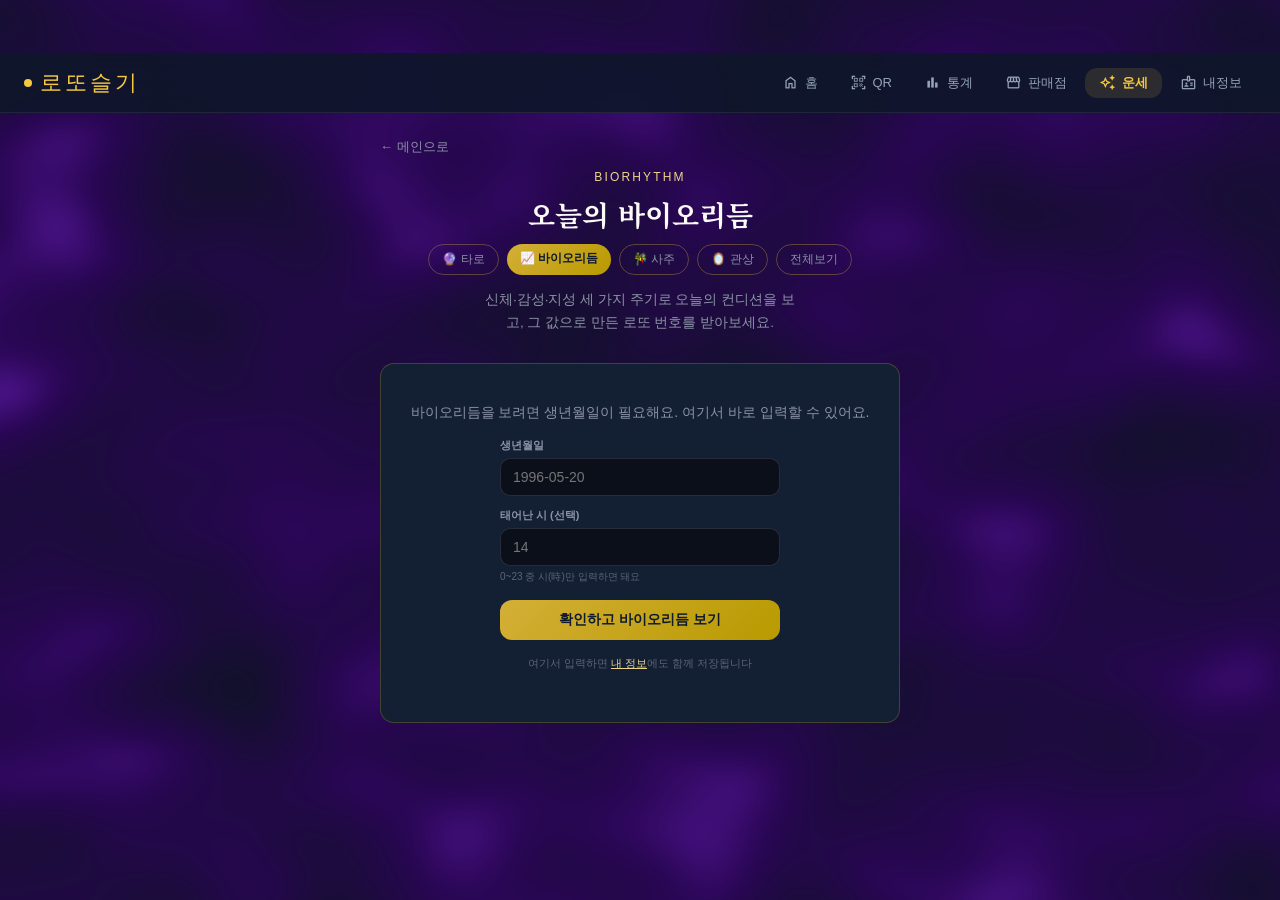
<file: biorhythm/index.html>
<!DOCTYPE html>
<html lang="ko">
<head>
<meta charset="UTF-8">
<meta name="viewport" content="width=device-width, initial-scale=1.0">
<title>바이오리듬으로 보는 오늘의 컨디션과 로또 번호 - 로또슬기</title>
<meta name="description" content="생년월일 기반 신체·감성·지성 바이오리듬 그래프로 오늘의 컨디션을 확인하고, 그 값으로 만든 로또 번호까지 함께 받아보세요.">
<meta name="keywords" content="로또슬기 바이오리듬, 바이오리듬 계산기, 바이오리듬 로또 번호, 신체 감성 지성 주기">
<meta name="robots" content="index, follow">
<link rel="canonical" href="https://mirnet96.github.io/lotto/biorhythm/">
<meta property="og:type" content="website">
<meta property="og:site_name" content="로또슬기">
<meta property="og:title" content="바이오리듬으로 보는 오늘의 컨디션과 로또 번호 - 로또슬기">
<meta property="og:description" content="신체·감성·지성 주기를 그래프로 보고, 그 값으로 만든 로또 번호를 받아보세요.">
<meta property="og:url" content="https://mirnet96.github.io/lotto/biorhythm/">
<meta property="og:locale" content="ko_KR">
<meta name="twitter:card" content="summary_large_image">

<script type="application/ld+json">
{
  "@context": "https://schema.org",
  "@type": "WebPage",
  "name": "바이오리듬으로 보는 오늘의 컨디션과 로또 번호",
  "url": "https://mirnet96.github.io/lotto/biorhythm/",
  "isPartOf": { "@type": "WebSite", "name": "로또슬기", "url": "https://mirnet96.github.io/lotto/" },
  "description": "생년월일 기반 신체·감성·지성 바이오리듬을 계산하고, 그 값으로 로또 번호를 생성하는 무료 서비스",
  "inLanguage": "ko"
}
</script>
<script type="application/ld+json">
{
  "@context": "https://schema.org",
  "@type": "FAQPage",
  "mainEntity": [
    {
      "@type": "Question",
      "name": "바이오리듬은 어떻게 계산하나요?",
      "acceptedAnswer": { "@type": "Answer", "text": "생년월일부터 오늘까지 지난 일수를 신체(23일), 감성(28일), 지성(33일) 각 주기로 나눠 사인 곡선 값을 계산합니다. 값은 -100~100 사이로 표시됩니다." }
    },
    {
      "@type": "Question",
      "name": "바이오리듬으로 로또 번호는 어떻게 만드나요?",
      "acceptedAnswer": { "@type": "Answer", "text": "오늘의 신체·감성·지성 값을 각각 1~45 번호로 변환해 최대 3개를 고정수로 쓰고, 그날 가장 값이 큰(우세한) 주기의 성향에 따라 나머지 번호를 가중치를 줘서 채웁니다." }
    }
  ]
}
</script>

<link rel="preconnect" href="https://fonts.googleapis.com">
<link rel="preconnect" href="https://fonts.gstatic.com" crossorigin>
<link href="https://fonts.googleapis.com/css2?family=Noto+Serif+KR:wght@500;700&family=Pretendard:wght@400;500;600;700&display=swap" rel="stylesheet">
<link href="https://fonts.googleapis.com/css2?family=Material+Symbols+Outlined:wght,FILL@100..700,0..1&display=swap" rel="stylesheet">

<style>
  :root {
    --navy-deep: #0a0f1a;
    --navy: #0F1B2D;
    --navy-panel: #131f33;
    --gold: #D4AF37;
    --gold-soft: #ecd48a;
    --paper: #FAFAF7;
    --mist: #8b93a6;
    --mist-dim: #5b6478;
    --physical: #EF4444;
    --emotional: #3B82F6;
    --intellectual: #22C55E;
  }
  * { box-sizing: border-box; }
  html, body {
    margin: 0; min-height: 100%;
    background: var(--navy-deep); color: var(--paper);
    font-family: 'Pretendard', -apple-system, BlinkMacSystemFont, 'Apple SD Gothic Neo', sans-serif;
  }
  #shaderBackdrop { position: fixed; inset: 0; width: 100%; height: 100%; z-index: 0; }
  #shader-canvas-bg { display: block; width: 100%; height: 100%; }
  body {
    background-color: transparent;
    background-image:
      radial-gradient(circle at 50% 0%, rgba(16, 18, 37, 0.35) 0%, transparent 55%),
      radial-gradient(circle at 50% 100%, rgba(16, 18, 37, 0.5) 0%, transparent 55%);
    background-repeat: no-repeat; background-size: cover;
  }
  main { position: relative; z-index: 10; max-width: 560px; margin: 0 auto; padding: 24px 20px 96px; }

  .eyebrow { text-align: center; letter-spacing: .18em; font-size: 12px; color: var(--gold-soft); text-transform: uppercase; margin: 0 0 10px; }
  .back-home-link { display: inline-block; font-size: 13px; color: var(--mist); text-decoration: none; margin-bottom: 14px; }
  .back-home-link:hover { color: var(--gold-soft); }
  h1 { font-family: 'Noto Serif KR', serif; font-weight: 700; text-align: center; font-size: clamp(22px, 5vw, 28px); margin: 0 0 8px; }
  .lede { text-align: center; color: var(--mist); font-size: 13.5px; margin: 0 auto 28px; max-width: 42ch; line-height: 1.7; }

  .need-profile { text-align: center; padding: 40px 20px; background: var(--navy-panel); border: 1px solid rgba(212,175,55,.25); border-radius: 14px; }

  .cycle-bars { display: flex; flex-direction: column; gap: 12px; margin-bottom: 28px; }
  .cycle-row { background: var(--navy-panel); border: 1px solid rgba(255,255,255,.07); border-radius: 12px; padding: 12px 14px; }
  .cycle-row-head { display: flex; justify-content: space-between; align-items: center; margin-bottom: 6px; font-size: 13px; }
  .cycle-dot { width: 8px; height: 8px; border-radius: 50%; display: inline-block; margin-right: 6px; }
  .cycle-track { position: relative; height: 8px; border-radius: 999px; background: rgba(255,255,255,.08); overflow: hidden; }
  .cycle-fill { position: absolute; top: 0; bottom: 0; border-radius: 999px; transition: width 1s cubic-bezier(.25,.8,.25,1); }
  .cycle-tip { font-size: 11.5px; color: var(--mist); margin: 8px 0 0; line-height: 1.5; }

  .timing-note {
    background: var(--navy-panel); border: 1px solid rgba(212,175,55,.25); border-radius: 12px;
    padding: 14px 16px; margin-bottom: 28px; font-size: 12.5px; line-height: 1.7; color: var(--mist);
  }
  .timing-note b { color: var(--gold-soft); }

  .chart-wrap { background: var(--navy-panel); border: 1px solid rgba(255,255,255,.07); border-radius: 14px; padding: 14px; margin-bottom: 28px; }
  .chart-legend { display: flex; gap: 14px; justify-content: center; margin-top: 8px; font-size: 11px; color: var(--mist); }
  .chart-legend span { display: flex; align-items: center; gap: 4px; }

  .gen-btn {
    width: 100%; padding: 15px; border-radius: 16px; border: none;
    font-size: 14.5px; font-weight: 800; color: var(--navy); cursor: pointer;
    background: linear-gradient(135deg, var(--gold), #b89a00);
    box-shadow: 0 4px 20px rgba(212,175,55,.3);
    display: flex; align-items: center; justify-content: center; gap: 8px;
  }

  .result-block { margin-top: 24px; display: none; }
  .result-block.is-visible { display: block; }
  .dominant-note { text-align: center; font-size: 13px; color: var(--gold-soft); margin-bottom: 6px; }
  .fixed-note { text-align: center; font-size: 11px; color: var(--mist-dim); margin-bottom: 18px; }

  .sets-list { display: flex; flex-direction: column; gap: 12px; margin-bottom: 20px; }
  .set-row { display: flex; align-items: center; gap: 10px; background: var(--navy-panel); border: 1px solid rgba(255,255,255,.07); border-radius: 12px; padding: 10px 12px; }
  .set-label { font-size: 11px; font-weight: 700; color: var(--mist); width: 34px; flex-shrink: 0; }
  .numbers { display: flex; gap: 7px; flex-wrap: wrap; }
  .ball { width: 34px; height: 34px; border-radius: 50%; background: var(--gold); color: #fff; font-weight: 800; font-size: 12.5px; display: flex; align-items: center; justify-content: center; opacity: 0; transform: scale(.5); box-shadow: 0 3px 8px rgba(0,0,0,.35); }
  .ball.b-y   { background: linear-gradient(135deg,#FBC02D,#F59E0B); }
  .ball.b-b   { background: linear-gradient(135deg,#3B82F6,#1D4ED8); }
  .ball.b-r   { background: linear-gradient(135deg,#EF4444,#B91C1C); }
  .ball.b-gr  { background: linear-gradient(135deg,#22C55E,#15803D); }
  .ball.b-gry { background: linear-gradient(135deg,#9CA3AF,#4B5563); }
  @media (prefers-reduced-motion: no-preference) { .ball.is-in { animation: pop .4s cubic-bezier(.34,1.56,.64,1) forwards; } }
  @media (prefers-reduced-motion: reduce) { .ball { opacity: 1; transform: none; } }
  @keyframes pop { to { opacity: 1; transform: scale(1); } }

  .actions { display: flex; justify-content: center; flex-wrap: wrap; gap: 10px; }
  .ghost-btn {
    font-family: inherit; font-size: 13px; color: var(--gold-soft); background: transparent;
    border: 1px solid rgba(212,175,55,.4); border-radius: 999px; padding: 9px 20px; cursor: pointer;
  }
  .ghost-btn:hover { border-color: var(--gold); }
  #saveBtn.is-saved { background: linear-gradient(135deg,#22C55E,#15803D); color: #fff; border: none; pointer-events: none; }
</style>
</head>
<body>

<div class="ai-fullscreen-loading" id="aiLoadingOverlay">
  <div class="ai-loading-spinner"></div>
  <p class="ai-loading-text">분석 준비 중...</p>
</div>


<div id="shaderBackdrop"><canvas id="shader-canvas-bg"></canvas></div>

<!-- ══ 공통 메뉴 ══ -->
<header id="lotto-top-nav" style="display:none;position:sticky;top:0;z-index:60;height:60px;padding:0 24px;box-sizing:border-box;border-bottom:1px solid rgba(255,255,255,.07);background:rgba(15,23,42,.9);backdrop-filter:blur(20px);-webkit-backdrop-filter:blur(20px);align-items:center;justify-content:space-between;">
  <a href="../index.html" style="display:flex;align-items:center;gap:8px;text-decoration:none;color:#F5C842;font-family:'Bebas Neue',sans-serif;font-size:22px;letter-spacing:3px;">
    <span style="width:8px;height:8px;border-radius:50%;background:#F5C842;"></span>로또슬기
  </a>
  <nav style="display:flex;gap:4px;">
    <a href="../index.html" style="display:flex;align-items:center;gap:6px;padding:6px 14px;border-radius:12px;font-size:13px;color:#94A3B8;text-decoration:none;">
      <span class="material-symbols-outlined" style="font-size:17px;">home</span>홈
    </a>
    <a href="../index.html?tab=qr" style="display:flex;align-items:center;gap:6px;padding:6px 14px;border-radius:12px;font-size:13px;color:#94A3B8;text-decoration:none;">
      <span class="material-symbols-outlined" style="font-size:17px;">qr_code_scanner</span>QR
    </a>
    <a href="../index.html?tab=stats" style="display:flex;align-items:center;gap:6px;padding:6px 14px;border-radius:12px;font-size:13px;color:#94A3B8;text-decoration:none;">
      <span class="material-symbols-outlined" style="font-size:17px;">bar_chart</span>통계
    </a>
    <a href="../shops.html" style="display:flex;align-items:center;gap:6px;padding:6px 14px;border-radius:12px;font-size:13px;color:#94A3B8;text-decoration:none;">
      <span class="material-symbols-outlined" style="font-size:17px;">storefront</span>판매점
    </a>
    <a href="../fortune/" style="display:flex;align-items:center;gap:6px;padding:6px 14px;border-radius:12px;font-size:13px;font-weight:700;color:#F5C842;background:rgba(245,200,66,.12);text-decoration:none;">
      <span class="material-symbols-outlined" style="font-size:17px;">auto_awesome</span>운세
    </a>
    <a href="../index.html?tab=myinfo" style="display:flex;align-items:center;gap:6px;padding:6px 14px;border-radius:12px;font-size:13px;color:#94A3B8;text-decoration:none;">
      <span class="material-symbols-outlined" style="font-size:17px;">badge</span>내정보
    </a>
  </nav>
</header>

<nav id="lotto-bottom-nav" aria-label="하단 메뉴" style="position:fixed;bottom:0;left:0;right:0;height:64px;background:rgba(10,16,30,0.97);backdrop-filter:blur(16px);border-top:1px solid rgba(255,255,255,.1);box-shadow:0 -4px 24px rgba(0,0,0,.5);z-index:60;display:none;">
  <a href="../index.html" style="flex:1;display:flex;flex-direction:column;align-items:center;justify-content:center;gap:2px;font-family:inherit;font-size:10px;color:#64748B;text-decoration:none;">
    <span class="material-symbols-outlined" style="font-size:22px;">home</span>홈
  </a>
  <a href="../index.html?tab=qr" style="flex:1;display:flex;flex-direction:column;align-items:center;justify-content:center;gap:2px;font-family:inherit;font-size:10px;color:#64748B;text-decoration:none;">
    <span class="material-symbols-outlined" style="font-size:22px;">qr_code_scanner</span>QR
  </a>
  <a href="../index.html?tab=stats" style="flex:1;display:flex;flex-direction:column;align-items:center;justify-content:center;gap:2px;font-family:inherit;font-size:10px;color:#64748B;text-decoration:none;">
    <span class="material-symbols-outlined" style="font-size:22px;">bar_chart</span>통계
  </a>
  <a href="../shops.html" style="flex:1;display:flex;flex-direction:column;align-items:center;justify-content:center;gap:2px;font-family:inherit;font-size:10px;color:#64748B;text-decoration:none;">
    <span class="material-symbols-outlined" style="font-size:22px;">storefront</span>판매점
  </a>
  <span style="flex:1;display:flex;flex-direction:column;align-items:center;justify-content:center;gap:2px;font-family:inherit;font-size:10px;color:#F5C842;position:relative;">
    <span class="material-symbols-outlined" style="font-size:22px;filter:drop-shadow(0 0 6px rgba(245,200,66,.55));">auto_awesome</span>운세
    <span style="position:absolute;top:0;left:20%;right:20%;height:2px;background:#F5C842;border-radius:0 0 3px 3px;"></span>
  </span>
  <a href="../index.html?tab=myinfo" style="flex:1;display:flex;flex-direction:column;align-items:center;justify-content:center;gap:2px;font-family:inherit;font-size:10px;color:#64748B;text-decoration:none;">
    <span class="material-symbols-outlined" style="font-size:22px;">badge</span>내정보
  </a>
</nav>

<style>
  @media (max-width: 640px) { #lotto-top-nav { display: none !important; } #lotto-bottom-nav { display: flex !important; } }
  @media (min-width: 641px) { #lotto-top-nav { display: flex !important; } #lotto-bottom-nav { display: none !important; } }
  @media (max-width: 640px) { main { padding-bottom: 96px; } }
</style>


<main>
  <a href="../index.html" class="back-home-link">← 메인으로</a>
  <p class="eyebrow">Biorhythm</p>
  <h1>오늘의 바이오리듬</h1>
  <div style="display:flex;gap:8px;justify-content:center;flex-wrap:wrap;margin:10px 0 14px;">
    <a href="../tarot/" style="padding:6px 13px;border-radius:999px;font-size:12px;text-decoration:none;border:1px solid rgba(212,175,55,.35);color:var(--mist);">🔮 타로</a>
    <span style="padding:6px 13px;border-radius:999px;font-size:12px;font-weight:700;background:linear-gradient(135deg,var(--gold),#b89a00);color:var(--navy);">📈 바이오리듬</span>
    <a href="../saju/" style="padding:6px 13px;border-radius:999px;font-size:12px;text-decoration:none;border:1px solid rgba(212,175,55,.35);color:var(--mist);">🎋 사주</a>
    <a href="../gwansang/" style="padding:6px 13px;border-radius:999px;font-size:12px;text-decoration:none;border:1px solid rgba(212,175,55,.35);color:var(--mist);">🪞 관상</a>
    <a href="../fortune/" style="padding:6px 13px;border-radius:999px;font-size:12px;text-decoration:none;border:1px solid rgba(212,175,55,.35);color:var(--mist);">전체보기</a>
  </div>
  <p class="lede">신체·감성·지성 세 가지 주기로 오늘의 컨디션을 보고, 그 값으로 만든 로또 번호를 받아보세요.</p>

  <div id="needProfile" class="need-profile" style="display:none;">
    <p style="margin:0 0 16px;font-size:14px;color:var(--mist);">바이오리듬을 보려면 생년월일이 필요해요. 여기서 바로 입력할 수 있어요.</p>
    <div style="max-width:280px;margin:0 auto;text-align:left;display:flex;flex-direction:column;gap:12px;">
      <div>
        <label style="display:block;font-size:11px;font-weight:700;color:var(--mist);margin-bottom:5px;">생년월일</label>
        <input id="quickBirthdate" type="text" placeholder="1996-05-20" autocomplete="off"
          style="width:100%;padding:10px 12px;border-radius:10px;font-size:14px;color:var(--paper);background:var(--navy-deep);border:1.5px solid rgba(255,255,255,.12);outline:none;">
      </div>
      <div>
        <label style="display:block;font-size:11px;font-weight:700;color:var(--mist);margin-bottom:5px;">태어난 시 (선택)</label>
        <input id="quickBirthtime" type="text" placeholder="14" autocomplete="off" inputmode="numeric"
          style="width:100%;padding:10px 12px;border-radius:10px;font-size:14px;color:var(--paper);background:var(--navy-deep);border:1.5px solid rgba(255,255,255,.12);outline:none;">
        <p style="margin:4px 0 0;font-size:10px;color:var(--mist-dim);">0~23 중 시(時)만 입력하면 돼요</p>
      </div>
      <button id="quickSaveBtn" style="margin-top:4px;padding:11px;border-radius:12px;border:none;background:linear-gradient(135deg,var(--gold),#b89a00);color:var(--navy);font-weight:800;font-size:13.5px;cursor:pointer;">
        확인하고 바이오리듬 보기
      </button>
      <p id="quickError" style="margin:0;font-size:11.5px;color:#f87171;display:none;"></p>
    </div>
    <p style="margin-top:16px;font-size:11px;color:var(--mist-dim);">여기서 입력하면 <a href="../index.html?tab=myinfo" style="color:var(--gold-soft);">내 정보</a>에도 함께 저장됩니다</p>
  </div>

  <div id="content" style="display:none;">
    <div class="cycle-bars" id="cycleBars"></div>

    <div class="chart-wrap">
      <svg id="chartSvg" viewBox="0 0 600 180" width="100%" height="180" preserveAspectRatio="none"></svg>
      <div class="chart-legend">
        <span><span class="cycle-dot" style="background:var(--physical);"></span>신체</span>
        <span><span class="cycle-dot" style="background:var(--emotional);"></span>감성</span>
        <span><span class="cycle-dot" style="background:var(--intellectual);"></span>지성</span>
      </div>
    </div>

    <div class="timing-note" id="timingNote"></div>

    <button class="gen-btn" id="genBtn">
      <span class="material-symbols-outlined" style="font-size:20px;">auto_awesome</span>
      오늘의 번호 생성하기
    </button>

    <div class="result-block" id="resultBlock">
      <p class="dominant-note" id="dominantNote"></p>
      <p class="fixed-note" id="fixedNote"></p>
      <div class="sets-list" id="setsList"></div>
      <div class="actions">
        <button class="ghost-btn" id="rerollBtn">🔄 5세트 다시 생성</button>
        <button class="ghost-btn" id="saveBtn">🎱 5세트 모두 저장</button>
      </div>

      <!-- AI 심층분석 (광고는 추후 연동 — 현재는 클릭 시 바로 조회) -->
      <div class="ai-unlock-section">
        <button class="ai-unlock-btn" id="aiUnlockBtn">📺 광고 보고 AI 심층분석 보기</button>
        <p class="ai-unlock-hint">오늘의 바이오리듬을 바탕으로 AI가 더 깊이 있는 이야기를 들려드려요</p>
      </div>
      <div class="ai-result-wrap" id="aiResultWrap"></div>
    </div>
  </div>
</main>

<!-- ============ 배경 셰이더 스크립트 (다른 페이지와 동일) ============ -->
<script>
(function() {
  const canvas = document.getElementById('shader-canvas-bg');
  function syncSize() {
    const w = canvas.clientWidth || 1280, h = canvas.clientHeight || 720;
    if (canvas.width !== w || canvas.height !== h) { canvas.width = w; canvas.height = h; }
  }
  if (typeof ResizeObserver !== 'undefined') new ResizeObserver(syncSize).observe(canvas);
  syncSize();
  const gl = canvas.getContext('webgl') || canvas.getContext('experimental-webgl');
  if (!gl) return;
  const vs = `attribute vec2 a_position;varying vec2 v_texCoord;void main(){v_texCoord=a_position*0.5+0.5;gl_Position=vec4(a_position,0.0,1.0);}`;
  const fs = `precision highp float;varying vec2 v_texCoord;uniform float u_time;uniform vec2 u_resolution;
vec3 permute(vec3 x){return mod(((x*34.0)+1.0)*x,289.0);}
float snoise(vec2 v){const vec4 C=vec4(0.211324865405187,0.366025403784439,-0.577350269189626,0.024390243902439);vec2 i=floor(v+dot(v,C.yy));vec2 x0=v-i+dot(i,C.xx);vec2 i1;i1=(x0.x>x0.y)?vec2(1.0,0.0):vec2(0.0,1.0);vec4 x12=x0.xyxy+C.xxzz;x12.xy-=i1;i=mod(i,289.0);vec3 p=permute(permute(i.y+vec3(0.0,i1.y,1.0))+i.x+vec3(0.0,i1.x,1.0));vec3 m=max(0.5-vec3(dot(x0,x0),dot(x12.xy,x12.xy),dot(x12.zw,x12.zw)),0.0);m=m*m;m=m*m;vec3 x=2.0*fract(p*C.www)-1.0;vec3 h=abs(x)-0.5;vec3 a0=x-floor(x+0.5);vec3 g;g.x=a0.x*x0.x+h.x*x0.y;g.yz=a0.yz*x12.xz+h.yz*x12.yw;return 130.0*dot(m,g);}
void main(){vec2 uv=v_texCoord;float n=snoise(uv*3.0+u_time*0.2);n+=0.5*snoise(uv*6.0-u_time*0.4);vec3 color1=vec3(0.06,0.07,0.15);vec3 color2=vec3(0.2,0.0,0.4);vec3 color3=vec3(0.6,0.3,1.0);vec3 finalColor=mix(color1,color2,n*0.5+0.5);finalColor=mix(finalColor,color3,pow(max(0.0,n),3.0)*0.5);gl_FragColor=vec4(finalColor,1.0);}`;
  function cs(type, src) { const s = gl.createShader(type); gl.shaderSource(s, src); gl.compileShader(s); return s; }
  const prog = gl.createProgram();
  gl.attachShader(prog, cs(gl.VERTEX_SHADER, vs));
  gl.attachShader(prog, cs(gl.FRAGMENT_SHADER, fs));
  gl.linkProgram(prog); gl.useProgram(prog);
  const buf = gl.createBuffer();
  gl.bindBuffer(gl.ARRAY_BUFFER, buf);
  gl.bufferData(gl.ARRAY_BUFFER, new Float32Array([-1,-1,1,-1,-1,1,1,1]), gl.STATIC_DRAW);
  const pos = gl.getAttribLocation(prog, 'a_position');
  gl.enableVertexAttribArray(pos);
  gl.vertexAttribPointer(pos, 2, gl.FLOAT, false, 0, 0);
  const uTime = gl.getUniformLocation(prog, 'u_time');
  const uRes = gl.getUniformLocation(prog, 'u_resolution');
  function render(t) {
    if (typeof ResizeObserver === 'undefined') syncSize();
    gl.viewport(0, 0, canvas.width, canvas.height);
    if (uTime) gl.uniform1f(uTime, t * 0.001);
    if (uRes) gl.uniform2f(uRes, canvas.width, canvas.height);
    gl.drawArrays(gl.TRIANGLE_STRIP, 0, 4);
    requestAnimationFrame(render);
  }
  render(0);
})();
</script>

<script src="../js/dateInputHelpers.js"></script>
<script src="../js/aiAnalysis.js"></script>
<script type="module">
  import { getBiorhythm, getBiorhythmSeries, setsFromBiorhythm, BIORHYTHM_CYCLES } from './biorhythmEngine.js';
  import { getRecentNumberFrequency } from '../tarot/lottoStats.js';

  const PROFILE_KEY = 'lotto_my_profile_v1';
  const LOTTO_HISTORY_KEY = 'lotto_my_history_v1';

  function getProfile() {
    try { return JSON.parse(localStorage.getItem(PROFILE_KEY) || '{}'); }
    catch { return {}; }
  }

  function setProfile(obj) {
    localStorage.setItem(PROFILE_KEY, JSON.stringify(obj));
  }

  const needProfile = document.getElementById('needProfile');
  const content = document.getElementById('content');
  const cycleBarsEl = document.getElementById('cycleBars');
  const chartSvg = document.getElementById('chartSvg');
  const genBtn = document.getElementById('genBtn');
  const resultBlock = document.getElementById('resultBlock');
  const dominantNote = document.getElementById('dominantNote');
  const setsListEl = document.getElementById('setsList');
  const fixedNote = document.getElementById('fixedNote');
  const rerollBtn = document.getElementById('rerollBtn');
  const saveBtn = document.getElementById('saveBtn');
  const quickBirthdate = document.getElementById('quickBirthdate');
  const quickBirthtime = document.getElementById('quickBirthtime');
  const quickSaveBtn = document.getElementById('quickSaveBtn');
  const quickError = document.getElementById('quickError');

  if (window.DateInputHelpers) {
    window.DateInputHelpers.attachDateInput(quickBirthdate);
    window.DateInputHelpers.attachHourInput(quickBirthtime);
  }

  const profile = getProfile();
  const birthdate = profile.birthdate || '';

  let currentToday = null;
  let currentBirthdate = '';

  if (!birthdate) {
    needProfile.style.display = 'block';
    quickBirthtime.value = window.DateInputHelpers?.parseHourLoose(profile.birthtime) ?? '';
    quickSaveBtn.addEventListener('click', handleQuickSave);
  } else {
    content.style.display = 'block';
    init(birthdate);
  }

  function handleQuickSave() {
    const H = window.DateInputHelpers;
    const dateVal = quickBirthdate.value.trim();
    const timeVal = quickBirthtime.value.trim();

    if (!dateVal || !H || !H.isValidDateStr(dateVal)) {
      quickError.textContent = '생년월일을 정확히 입력해주세요 (예: 1996-05-20)';
      quickError.style.display = 'block';
      return;
    }
    if (timeVal && !H.isValidHourStr(timeVal)) {
      quickError.textContent = '태어난 시는 0~23 사이 숫자로 입력해주세요 (예: 14)';
      quickError.style.display = 'block';
      return;
    }
    quickError.style.display = 'none';

    // 내 정보(localStorage)에도 함께 저장 — 내정보 탭과 항상 동기화된 상태로 유지
    const p = getProfile();
    p.birthdate = dateVal;
    if (timeVal) p.birthtime = timeVal;
    setProfile(p);

    needProfile.style.display = 'none';
    content.style.display = 'block';
    init(dateVal);
  }

  function init(birthdateStr) {
    const today = getBiorhythm(birthdateStr);
    currentToday = today;
    currentBirthdate = birthdateStr;
    try {
      renderCycleBars(today);
      renderChart(getBiorhythmSeries(birthdateStr));
      renderTimingNote(today);
    } catch (e) {
      console.warn('바이오리듬 렌더링 중 일부 오류가 있었습니다.', e);
    }

    genBtn.addEventListener('click', () => generate(today, birthdateStr, true));
    rerollBtn.addEventListener('click', () => generate(today, birthdateStr, false));
    saveBtn.addEventListener('click', saveCurrentNumbers);

    if (window.FortuneAI) {
      window.FortuneAI.attach({
        unlockBtn: document.getElementById('aiUnlockBtn'),
        overlayEl: document.getElementById('aiLoadingOverlay'),
        resultContainer: document.getElementById('aiResultWrap'),
        type: 'biorhythm',
        getPayload: () => ({
          physical: currentToday ? Math.round(currentToday.physical.value) : 0,
          emotional: currentToday ? Math.round(currentToday.emotional.value) : 0,
          intellectual: currentToday ? Math.round(currentToday.intellectual.value) : 0,
          dominant: currentToday
            ? Object.entries(currentToday).sort((a, b) => Math.abs(b[1].value) - Math.abs(a[1].value))[0][0]
            : '',
        }),
        loadingMessages: ['바이오리듬을 다시 살피는 중...', 'AI가 오늘의 컨디션을 분석하는 중...', '결과를 정리하는 중...'],
      });
    }
  }

  function cycleAdvice(key, value) {
    const rising = value; // -100~100
    if (key === 'physical') {
      if (rising >= 50) return '체력이 좋은 날이에요. 운동이나 몸을 쓰는 활동을 하기 좋습니다.';
      if (rising <= -50) return '체력이 떨어지는 시기예요. 무리하지 말고 휴식을 챙기세요.';
      return '체력은 평범한 편이에요.';
    }
    if (key === 'emotional') {
      if (rising >= 50) return '감정이 안정적이고 좋은 날이에요. 사람을 만나거나 중요한 대화를 하기 좋습니다.';
      if (rising <= -50) return '감정 기복이 있을 수 있는 시기예요. 예민한 대화는 피하는 게 좋습니다.';
      return '감정은 무난한 편이에요.';
    }
    // intellectual
    if (rising >= 50) return '집중력과 판단력이 좋은 날이에요. 중요한 결정이나 공부하기 좋습니다.';
    if (rising <= -50) return '집중력이 떨어지는 시기예요. 중요한 결정은 미루는 게 좋습니다.';
    return '판단력은 평범한 편이에요.';
  }

  function renderCycleBars(today) {
    cycleBarsEl.innerHTML = '';
    Object.entries(today).forEach(([key, c]) => {
      const pct = Math.round(c.value);
      const widthPct = Math.abs(pct);
      const row = document.createElement('div');
      row.className = 'cycle-row';
      row.innerHTML = `
        <div class="cycle-row-head">
          <span><span class="cycle-dot" style="background:${c.color};"></span>${c.label}</span>
          <span style="color:${c.color};font-weight:700;">${pct > 0 ? '+' : ''}${pct}%</span>
        </div>
        <div class="cycle-track">
          <div class="cycle-fill" style="background:${c.color};width:${widthPct}%;left:${pct >= 0 ? '50%' : (50 - widthPct) + '%'};"></div>
        </div>
        <p class="cycle-tip">${cycleAdvice(key, c.value)}</p>
      `;
      cycleBarsEl.appendChild(row);
    });
  }

  function renderTimingNote(today) {
    const timingNote = document.getElementById('timingNote');
    const sorted = Object.entries(today).sort((a, b) => b[1].value - a[1].value);
    const best = sorted[0];
    const worst = sorted[sorted.length - 1];

    timingNote.innerHTML = `
      오늘은 <b>${best[1].label}</b> 주기가 가장 좋은 상태(${Math.round(best[1].value)}%)예요.
      ${best[0] === 'physical' ? '운동이나 활동적인 일' : best[0] === 'emotional' ? '사람을 만나거나 감정을 나누는 일' : '집중력이 필요한 일이나 중요한 결정'}을
      하기 좋은 시기입니다.<br>
      반대로 <b>${worst[1].label}</b> 주기는 낮은 편(${Math.round(worst[1].value)}%)이니, 그 부분은 무리하지 말고 컨디션을 살펴가며 움직이세요.
    `;
  }

  function renderChart(series) {
    const w = 600, h = 180, midY = h / 2;
    const stepX = w / (series.length - 1);

    function pathFor(key) {
      return series.map((p, i) => {
        const x = i * stepX;
        const y = midY - (p[key] / 100) * (midY - 10);
        return `${i === 0 ? 'M' : 'L'}${x.toFixed(1)},${y.toFixed(1)}`;
      }).join(' ');
    }

    const todayX = ((series.length - 1) / 2) * stepX;

    chartSvg.innerHTML = `
      <line x1="0" y1="${midY}" x2="${w}" y2="${midY}" stroke="rgba(255,255,255,.15)" stroke-width="1"/>
      <line x1="${todayX}" y1="0" x2="${todayX}" y2="${h}" stroke="rgba(212,175,55,.4)" stroke-width="1" stroke-dasharray="4 3"/>
      <path d="${pathFor('physical')}" fill="none" stroke="${BIORHYTHM_CYCLES.physical.color}" stroke-width="2"/>
      <path d="${pathFor('emotional')}" fill="none" stroke="${BIORHYTHM_CYCLES.emotional.color}" stroke-width="2"/>
      <path d="${pathFor('intellectual')}" fill="none" stroke="${BIORHYTHM_CYCLES.intellectual.color}" stroke-width="2"/>
    `;
  }

  /** 실제 로또 6/45 공식 색상 규칙과 동일 (타로 결과 화면과 통일) */
  function ballColorClass(n) {
    if (n <= 10) return 'b-y';
    if (n <= 20) return 'b-b';
    if (n <= 30) return 'b-r';
    if (n <= 40) return 'b-gr';
    return 'b-gry';
  }

  let lastSets = [];

  async function generate(today, birthdateStr, dateSeeded) {
    let recentFrequency = null;
    try {
      recentFrequency = await getRecentNumberFrequency(24);
    } catch (e) { /* 실패해도 엔진이 대체 로직으로 처리 */ }

    const sets = setsFromBiorhythm(today, { dateSeeded, birthdateStr, recentFrequency }, 5);
    lastSets = sets;

    const dominantLabel = BIORHYTHM_CYCLES[sets[0].dominant].label;
    dominantNote.textContent = `오늘은 ${dominantLabel} 주기가 가장 강합니다 · 5세트를 만들었어요`;

    fixedNote.textContent = sets[0].fixedNumbers.length
      ? `${sets[0].fixedNumbers.join(', ')}번은 오늘의 신체·감성·지성 값에서 그대로 가져온 번호입니다`
      : '';

    setsListEl.innerHTML = '';
    sets.forEach((set, setIdx) => {
      const row = document.createElement('div');
      row.className = 'set-row';

      const label = document.createElement('span');
      label.className = 'set-label';
      label.textContent = `${setIdx + 1}세트`;
      row.appendChild(label);

      const numbersWrap = document.createElement('div');
      numbersWrap.className = 'numbers';
      set.numbers.forEach((n, i) => {
        const ball = document.createElement('span');
        ball.className = `ball ${ballColorClass(n)}`;
        ball.textContent = n;
        numbersWrap.appendChild(ball);
        setTimeout(() => ball.classList.add('is-in'), setIdx * 120 + i * 60);
      });
      row.appendChild(numbersWrap);

      setsListEl.appendChild(row);
    });

    saveBtn.textContent = '🎱 5세트 모두 저장';
    saveBtn.classList.remove('is-saved');

    resultBlock.classList.add('is-visible');
  }

  function saveCurrentNumbers() {
    if (!lastSets.length) return;
    try {
      const arr = JSON.parse(localStorage.getItem(LOTTO_HISTORY_KEY) || '[]');
      const now = new Date();
      const pad = (n) => String(n).padStart(2, '0');
      const dateStr = `${now.getFullYear()}.${pad(now.getMonth() + 1)}.${pad(now.getDate())} ${pad(now.getHours())}:${pad(now.getMinutes())}`;

      // 5세트를 먼저 뽑은 순서(1세트→5세트)대로 저장 — unshift 특성상 역순으로 넣어야
      // "내 번호" 목록에서 1세트가 맨 위에 옵니다.
      [...lastSets].reverse().forEach((set) => {
        arr.unshift({
          id: Date.now() + Math.random(),
          date: dateStr,
          nums: set.numbers,
          source: 'biorhythm',
        });
      });
      localStorage.setItem(LOTTO_HISTORY_KEY, JSON.stringify(arr));
      saveBtn.textContent = '✅ 저장됨';
      saveBtn.classList.add('is-saved');
    } catch (e) {
      saveBtn.textContent = '저장 실패';
    }
  }
</script>

</body>
</html>
</file>
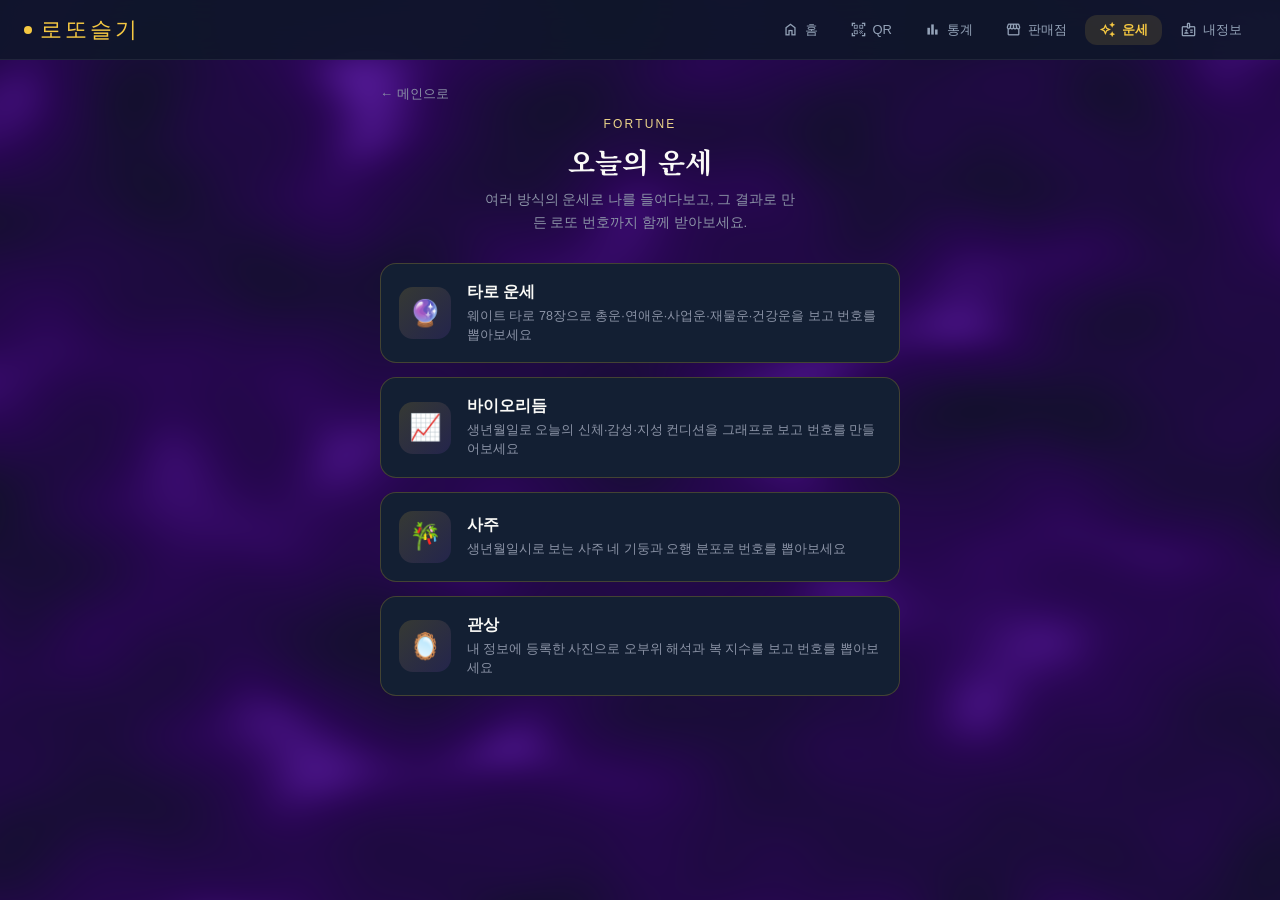
<file: fortune/index.html>
<!DOCTYPE html>
<html lang="ko">
<head>
<meta charset="UTF-8">
<meta name="viewport" content="width=device-width, initial-scale=1.0">
<title>운세로 만드는 로또 번호 - 타로 · 바이오리듬 | 로또슬기</title>
<meta name="description" content="타로, 바이오리듬, 사주, 관상 등 다양한 운세로 오늘의 로또 번호를 만들어보세요. 로또슬기의 운세 모음입니다.">
<meta name="keywords" content="로또슬기 운세, 로또 타로, 로또 바이오리듬, 로또 사주, 무료 운세 로또 번호">
<meta name="robots" content="index, follow">
<link rel="canonical" href="https://mirnet96.github.io/lotto/fortune/">
<meta property="og:type" content="website">
<meta property="og:site_name" content="로또슬기">
<meta property="og:title" content="운세로 만드는 로또 번호 - 로또슬기">
<meta property="og:description" content="타로, 바이오리듬 등 다양한 운세로 오늘의 로또 번호를 만들어보세요.">
<meta property="og:url" content="https://mirnet96.github.io/lotto/fortune/">
<meta property="og:locale" content="ko_KR">
<meta name="twitter:card" content="summary_large_image">

<script type="application/ld+json">
{
  "@context": "https://schema.org",
  "@type": "CollectionPage",
  "name": "운세로 만드는 로또 번호",
  "url": "https://mirnet96.github.io/lotto/fortune/",
  "isPartOf": { "@type": "WebSite", "name": "로또슬기", "url": "https://mirnet96.github.io/lotto/" },
  "description": "타로, 바이오리듬, 사주, 관상 등 다양한 운세 기반 로또 번호 생성 기능 모음",
  "inLanguage": "ko"
}
</script>

<link rel="preconnect" href="https://fonts.googleapis.com">
<link href="https://fonts.googleapis.com/css2?family=Noto+Serif+KR:wght@500;700&family=Pretendard:wght@400;500;600;700&display=swap" rel="stylesheet">
<link href="https://fonts.googleapis.com/css2?family=Material+Symbols+Outlined:wght,FILL@100..700,0..1&display=swap" rel="stylesheet">

<style>
  :root {
    --navy-deep: #0a0f1a; --navy-panel: #131f33; --gold: #D4AF37; --gold-soft: #ecd48a;
    --paper: #FAFAF7; --mist: #8b93a6; --mist-dim: #5b6478;
  }
  * { box-sizing: border-box; }
  html, body { margin: 0; min-height: 100%; background: var(--navy-deep); color: var(--paper); font-family: 'Pretendard', sans-serif; }
  #shaderBackdrop { position: fixed; inset: 0; width: 100%; height: 100%; z-index: 0; }
  #shader-canvas-bg { display: block; width: 100%; height: 100%; }
  body {
    background-color: transparent;
    background-image: radial-gradient(circle at 50% 0%, rgba(16,18,37,.35) 0%, transparent 55%), radial-gradient(circle at 50% 100%, rgba(16,18,37,.5) 0%, transparent 55%);
    background-repeat: no-repeat; background-size: cover;
  }
  main { position: relative; z-index: 10; max-width: 560px; margin: 0 auto; padding: 24px 20px 96px; }
  .eyebrow { text-align: center; letter-spacing: .18em; font-size: 12px; color: var(--gold-soft); text-transform: uppercase; margin: 0 0 10px; }
  .back-home-link { display: inline-block; font-size: 13px; color: var(--mist); text-decoration: none; margin-bottom: 14px; }
  .back-home-link:hover { color: var(--gold-soft); }
  h1 { font-family: 'Noto Serif KR', serif; font-weight: 700; text-align: center; font-size: clamp(22px, 5vw, 28px); margin: 0 0 8px; }
  .lede { text-align: center; color: var(--mist); font-size: 13.5px; margin: 0 auto 28px; max-width: 42ch; line-height: 1.7; }

  .card-grid { display: flex; flex-direction: column; gap: 14px; }
  .fortune-card {
    display: flex; align-items: center; gap: 16px; padding: 18px;
    background: var(--navy-panel); border: 1px solid rgba(212,175,55,.25); border-radius: 16px;
    text-decoration: none; color: inherit; transition: border-color .2s, transform .15s;
  }
  .fortune-card:hover { border-color: var(--gold); transform: translateY(-1px); }
  .fortune-card.is-soon { opacity: .55; pointer-events: none; }
  .fortune-icon {
    width: 52px; height: 52px; border-radius: 14px; flex-shrink: 0;
    display: flex; align-items: center; justify-content: center; font-size: 26px;
    background: linear-gradient(135deg, rgba(212,175,55,.18), rgba(157,80,255,.12));
  }
  .fortune-body h2 { font-size: 15.5px; margin: 0 0 4px; }
  .fortune-body p { font-size: 12.5px; color: var(--mist); margin: 0; line-height: 1.5; }
  .soon-badge { font-size: 10px; color: var(--mist-dim); border: 1px solid rgba(255,255,255,.15); padding: 2px 8px; border-radius: 999px; margin-left: auto; flex-shrink: 0; white-space: nowrap; }
</style>
</head>
<body>

<div id="shaderBackdrop"><canvas id="shader-canvas-bg"></canvas></div>

<!-- ══ 공통 메뉴 ══ -->
<header id="lotto-top-nav" style="display:none;position:sticky;top:0;z-index:60;height:60px;padding:0 24px;box-sizing:border-box;border-bottom:1px solid rgba(255,255,255,.07);background:rgba(15,23,42,.9);backdrop-filter:blur(20px);-webkit-backdrop-filter:blur(20px);align-items:center;justify-content:space-between;">
  <a href="../index.html" style="display:flex;align-items:center;gap:8px;text-decoration:none;color:#F5C842;font-family:'Bebas Neue',sans-serif;font-size:22px;letter-spacing:3px;">
    <span style="width:8px;height:8px;border-radius:50%;background:#F5C842;"></span>로또슬기
  </a>
  <nav style="display:flex;gap:4px;">
    <a href="../index.html" style="display:flex;align-items:center;gap:6px;padding:6px 14px;border-radius:12px;font-size:13px;color:#94A3B8;text-decoration:none;">
      <span class="material-symbols-outlined" style="font-size:17px;">home</span>홈
    </a>
    <a href="../index.html?tab=qr" style="display:flex;align-items:center;gap:6px;padding:6px 14px;border-radius:12px;font-size:13px;color:#94A3B8;text-decoration:none;">
      <span class="material-symbols-outlined" style="font-size:17px;">qr_code_scanner</span>QR
    </a>
    <a href="../index.html?tab=stats" style="display:flex;align-items:center;gap:6px;padding:6px 14px;border-radius:12px;font-size:13px;color:#94A3B8;text-decoration:none;">
      <span class="material-symbols-outlined" style="font-size:17px;">bar_chart</span>통계
    </a>
    <a href="../shops.html" style="display:flex;align-items:center;gap:6px;padding:6px 14px;border-radius:12px;font-size:13px;color:#94A3B8;text-decoration:none;">
      <span class="material-symbols-outlined" style="font-size:17px;">storefront</span>판매점
    </a>
    <span style="display:flex;align-items:center;gap:6px;padding:6px 14px;border-radius:12px;font-size:13px;font-weight:700;color:#F5C842;background:rgba(245,200,66,.12);">
      <span class="material-symbols-outlined" style="font-size:17px;">auto_awesome</span>운세
    </span>
    <a href="../index.html?tab=myinfo" style="display:flex;align-items:center;gap:6px;padding:6px 14px;border-radius:12px;font-size:13px;color:#94A3B8;text-decoration:none;">
      <span class="material-symbols-outlined" style="font-size:17px;">badge</span>내정보
    </a>
  </nav>
</header>

<nav id="lotto-bottom-nav" aria-label="하단 메뉴" style="position:fixed;bottom:0;left:0;right:0;height:64px;background:rgba(10,16,30,0.97);backdrop-filter:blur(16px);border-top:1px solid rgba(255,255,255,.1);box-shadow:0 -4px 24px rgba(0,0,0,.5);z-index:60;display:none;">
  <a href="../index.html" style="flex:1;display:flex;flex-direction:column;align-items:center;justify-content:center;gap:2px;font-family:inherit;font-size:10px;color:#64748B;text-decoration:none;">
    <span class="material-symbols-outlined" style="font-size:22px;">home</span>홈
  </a>
  <a href="../index.html?tab=qr" style="flex:1;display:flex;flex-direction:column;align-items:center;justify-content:center;gap:2px;font-family:inherit;font-size:10px;color:#64748B;text-decoration:none;">
    <span class="material-symbols-outlined" style="font-size:22px;">qr_code_scanner</span>QR
  </a>
  <a href="../index.html?tab=stats" style="flex:1;display:flex;flex-direction:column;align-items:center;justify-content:center;gap:2px;font-family:inherit;font-size:10px;color:#64748B;text-decoration:none;">
    <span class="material-symbols-outlined" style="font-size:22px;">bar_chart</span>통계
  </a>
  <a href="../shops.html" style="flex:1;display:flex;flex-direction:column;align-items:center;justify-content:center;gap:2px;font-family:inherit;font-size:10px;color:#64748B;text-decoration:none;">
    <span class="material-symbols-outlined" style="font-size:22px;">storefront</span>판매점
  </a>
  <span style="flex:1;display:flex;flex-direction:column;align-items:center;justify-content:center;gap:2px;font-family:inherit;font-size:10px;color:#F5C842;position:relative;">
    <span class="material-symbols-outlined" style="font-size:22px;filter:drop-shadow(0 0 6px rgba(245,200,66,.55));">auto_awesome</span>운세
    <span style="position:absolute;top:0;left:20%;right:20%;height:2px;background:#F5C842;border-radius:0 0 3px 3px;"></span>
  </span>
  <a href="../index.html?tab=myinfo" style="flex:1;display:flex;flex-direction:column;align-items:center;justify-content:center;gap:2px;font-family:inherit;font-size:10px;color:#64748B;text-decoration:none;">
    <span class="material-symbols-outlined" style="font-size:22px;">badge</span>내정보
  </a>
</nav>

<style>
  @media (max-width: 640px) { #lotto-top-nav { display: none !important; } #lotto-bottom-nav { display: flex !important; } }
  @media (min-width: 641px) { #lotto-top-nav { display: flex !important; } #lotto-bottom-nav { display: none !important; } }
  @media (max-width: 640px) { main { padding-bottom: 96px; } }
</style>


<main>
  <a href="../index.html" class="back-home-link">← 메인으로</a>
  <p class="eyebrow">Fortune</p>
  <h1>오늘의 운세</h1>
  <p class="lede">여러 방식의 운세로 나를 들여다보고, 그 결과로 만든 로또 번호까지 함께 받아보세요.</p>

  <div class="card-grid">
    <a class="fortune-card" href="../tarot/">
      <div class="fortune-icon">🔮</div>
      <div class="fortune-body">
        <h2>타로 운세</h2>
        <p>웨이트 타로 78장으로 총운·연애운·사업운·재물운·건강운을 보고 번호를 뽑아보세요</p>
      </div>
    </a>

    <a class="fortune-card" href="../biorhythm/">
      <div class="fortune-icon">📈</div>
      <div class="fortune-body">
        <h2>바이오리듬</h2>
        <p>생년월일로 오늘의 신체·감성·지성 컨디션을 그래프로 보고 번호를 만들어보세요</p>
      </div>
    </a>

    <a class="fortune-card" href="../saju/">
      <div class="fortune-icon">🎋</div>
      <div class="fortune-body">
        <h2>사주</h2>
        <p>생년월일시로 보는 사주 네 기둥과 오행 분포로 번호를 뽑아보세요</p>
      </div>
    </a>

    <a class="fortune-card" href="../gwansang/">
      <div class="fortune-icon">🪞</div>
      <div class="fortune-body">
        <h2>관상</h2>
        <p>내 정보에 등록한 사진으로 오부위 해석과 복 지수를 보고 번호를 뽑아보세요</p>
      </div>
    </a>
  </div>
</main>

<!-- ============ 배경 셰이더 스크립트 (다른 페이지와 동일) ============ -->
<script>
(function() {
  const canvas = document.getElementById('shader-canvas-bg');
  function syncSize() {
    const w = canvas.clientWidth || 1280, h = canvas.clientHeight || 720;
    if (canvas.width !== w || canvas.height !== h) { canvas.width = w; canvas.height = h; }
  }
  if (typeof ResizeObserver !== 'undefined') new ResizeObserver(syncSize).observe(canvas);
  syncSize();
  const gl = canvas.getContext('webgl') || canvas.getContext('experimental-webgl');
  if (!gl) return;
  const vs = `attribute vec2 a_position;varying vec2 v_texCoord;void main(){v_texCoord=a_position*0.5+0.5;gl_Position=vec4(a_position,0.0,1.0);}`;
  const fs = `precision highp float;varying vec2 v_texCoord;uniform float u_time;uniform vec2 u_resolution;
vec3 permute(vec3 x){return mod(((x*34.0)+1.0)*x,289.0);}
float snoise(vec2 v){const vec4 C=vec4(0.211324865405187,0.366025403784439,-0.577350269189626,0.024390243902439);vec2 i=floor(v+dot(v,C.yy));vec2 x0=v-i+dot(i,C.xx);vec2 i1;i1=(x0.x>x0.y)?vec2(1.0,0.0):vec2(0.0,1.0);vec4 x12=x0.xyxy+C.xxzz;x12.xy-=i1;i=mod(i,289.0);vec3 p=permute(permute(i.y+vec3(0.0,i1.y,1.0))+i.x+vec3(0.0,i1.x,1.0));vec3 m=max(0.5-vec3(dot(x0,x0),dot(x12.xy,x12.xy),dot(x12.zw,x12.zw)),0.0);m=m*m;m=m*m;vec3 x=2.0*fract(p*C.www)-1.0;vec3 h=abs(x)-0.5;vec3 a0=x-floor(x+0.5);vec3 g;g.x=a0.x*x0.x+h.x*x0.y;g.yz=a0.yz*x12.xz+h.yz*x12.yw;return 130.0*dot(m,g);}
void main(){vec2 uv=v_texCoord;float n=snoise(uv*3.0+u_time*0.2);n+=0.5*snoise(uv*6.0-u_time*0.4);vec3 color1=vec3(0.06,0.07,0.15);vec3 color2=vec3(0.2,0.0,0.4);vec3 color3=vec3(0.6,0.3,1.0);vec3 finalColor=mix(color1,color2,n*0.5+0.5);finalColor=mix(finalColor,color3,pow(max(0.0,n),3.0)*0.5);gl_FragColor=vec4(finalColor,1.0);}`;
  function cs(type, src) { const s = gl.createShader(type); gl.shaderSource(s, src); gl.compileShader(s); return s; }
  const prog = gl.createProgram();
  gl.attachShader(prog, cs(gl.VERTEX_SHADER, vs));
  gl.attachShader(prog, cs(gl.FRAGMENT_SHADER, fs));
  gl.linkProgram(prog); gl.useProgram(prog);
  const buf = gl.createBuffer();
  gl.bindBuffer(gl.ARRAY_BUFFER, buf);
  gl.bufferData(gl.ARRAY_BUFFER, new Float32Array([-1,-1,1,-1,-1,1,1,1]), gl.STATIC_DRAW);
  const pos = gl.getAttribLocation(prog, 'a_position');
  gl.enableVertexAttribArray(pos);
  gl.vertexAttribPointer(pos, 2, gl.FLOAT, false, 0, 0);
  const uTime = gl.getUniformLocation(prog, 'u_time');
  const uRes = gl.getUniformLocation(prog, 'u_resolution');
  function render(t) {
    if (typeof ResizeObserver === 'undefined') syncSize();
    gl.viewport(0, 0, canvas.width, canvas.height);
    if (uTime) gl.uniform1f(uTime, t * 0.001);
    if (uRes) gl.uniform2f(uRes, canvas.width, canvas.height);
    gl.drawArrays(gl.TRIANGLE_STRIP, 0, 4);
    requestAnimationFrame(render);
  }
  render(0);
})();
</script>

</body>
</html>
</file>
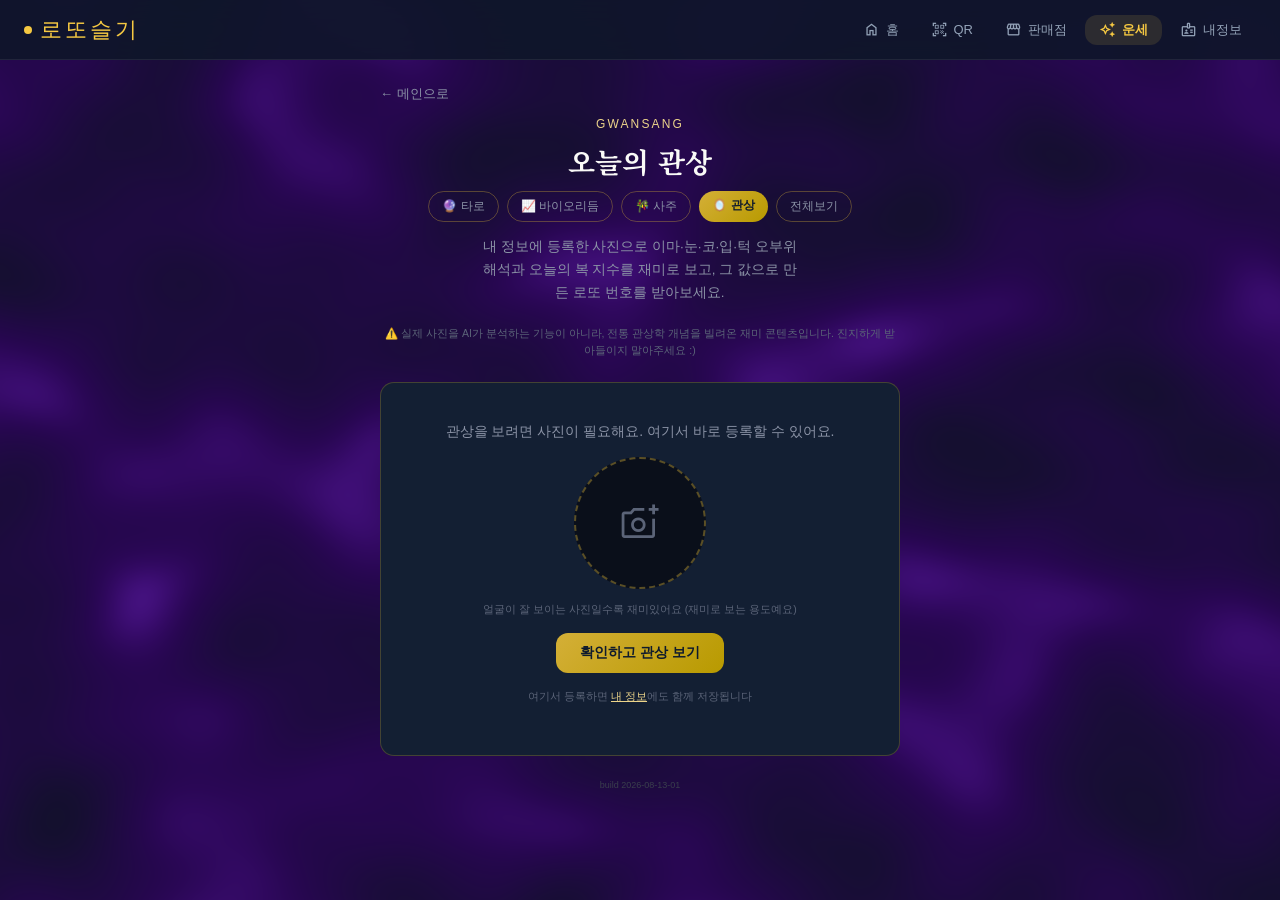
<file: gwansang/index.html>
<!DOCTYPE html>
<html lang="ko">
<head>
<meta charset="UTF-8">
<meta name="viewport" content="width=device-width, initial-scale=1.0">
<title>관상으로 보는 오늘의 복 지수와 로또 번호 - 로또슬기</title>
<meta name="description" content="내 정보에 등록한 사진으로 이마·눈·코·입·턱 오부위 해석과 오늘의 복 지수를 재미로 보고, 그 값으로 만든 로또 번호까지 함께 받아보세요.">
<meta name="keywords" content="로또슬기 관상, 관상 로또 번호, 재미로 보는 관상, 무료 관상">
<meta name="robots" content="index, follow">
<link rel="canonical" href="https://mirnet96.github.io/lotto/gwansang/">
<meta property="og:type" content="website">
<meta property="og:site_name" content="로또슬기">
<meta property="og:title" content="관상으로 보는 오늘의 복 지수와 로또 번호 - 로또슬기">
<meta property="og:description" content="이마·눈·코·입·턱 오부위 해석과 복 지수를 보고, 그 값으로 만든 로또 번호를 받아보세요.">
<meta property="og:url" content="https://mirnet96.github.io/lotto/gwansang/">
<meta property="og:locale" content="ko_KR">
<meta name="twitter:card" content="summary_large_image">

<script type="application/ld+json">
{
  "@context": "https://schema.org",
  "@type": "WebPage",
  "name": "관상으로 보는 오늘의 복 지수와 로또 번호",
  "url": "https://mirnet96.github.io/lotto/gwansang/",
  "isPartOf": { "@type": "WebSite", "name": "로또슬기", "url": "https://mirnet96.github.io/lotto/" },
  "description": "이마·눈·코·입·턱 오부위 해석과 오늘의 복 지수를 재미로 보고, 그 값으로 로또 번호를 생성하는 무료 서비스",
  "inLanguage": "ko"
}
</script>

<link rel="preconnect" href="https://fonts.googleapis.com">
<link rel="preconnect" href="https://fonts.gstatic.com" crossorigin>
<link href="https://fonts.googleapis.com/css2?family=Noto+Serif+KR:wght@500;700&family=Pretendard:wght@400;500;600;700&display=swap" rel="stylesheet">
<link href="https://fonts.googleapis.com/css2?family=Material+Symbols+Outlined:wght,FILL@100..700,0..1&display=swap" rel="stylesheet">

<style>
  :root {
    --navy-deep: #0a0f1a;
    --navy: #0F1B2D;
    --navy-panel: #131f33;
    --gold: #D4AF37;
    --gold-soft: #ecd48a;
    --paper: #FAFAF7;
    --mist: #8b93a6;
    --mist-dim: #5b6478;
  }
  * { box-sizing: border-box; }
  html, body {
    margin: 0; min-height: 100%;
    background: var(--navy-deep); color: var(--paper);
    font-family: 'Pretendard', -apple-system, BlinkMacSystemFont, 'Apple SD Gothic Neo', sans-serif;
  }
  #shaderBackdrop { position: fixed; inset: 0; width: 100%; height: 100%; z-index: 0; }
  #shader-canvas-bg { display: block; width: 100%; height: 100%; }
  body {
    background-color: transparent;
    background-image:
      radial-gradient(circle at 50% 0%, rgba(16, 18, 37, 0.35) 0%, transparent 55%),
      radial-gradient(circle at 50% 100%, rgba(16, 18, 37, 0.5) 0%, transparent 55%);
    background-repeat: no-repeat; background-size: cover;
  }
  main { position: relative; z-index: 10; max-width: 560px; margin: 0 auto; padding: 24px 20px 96px; }

  .eyebrow { text-align: center; letter-spacing: .18em; font-size: 12px; color: var(--gold-soft); text-transform: uppercase; margin: 0 0 10px; }
  .back-home-link { display: inline-block; font-size: 13px; color: var(--mist); text-decoration: none; margin-bottom: 14px; }
  .back-home-link:hover { color: var(--gold-soft); }
  h1 { font-family: 'Noto Serif KR', serif; font-weight: 700; text-align: center; font-size: clamp(22px, 5vw, 28px); margin: 0 0 8px; }
  .lede { text-align: center; color: var(--mist); font-size: 13.5px; margin: 0 auto 28px; max-width: 42ch; line-height: 1.7; }

  .need-profile { text-align: center; padding: 40px 20px; background: var(--navy-panel); border: 1px solid rgba(212,175,55,.25); border-radius: 14px; }

  .quick-toggle-btn {
    padding: 9px 0; border-radius: 10px; font-size: 12.5px; font-weight: 700;
    background: var(--navy-deep); border: 1.5px solid rgba(255,255,255,.12); color: var(--mist);
    cursor: pointer; transition: all .15s ease;
  }
  .quick-toggle-btn.active { background: linear-gradient(135deg,var(--gold),#b89a00); color: var(--navy); border-color: transparent; }

  .photo-upload-zone {
    width: 132px; height: 132px; border-radius: 50%; margin: 0 auto 14px;
    background: var(--navy-deep); border: 2px dashed rgba(212,175,55,.4);
    display: flex; align-items: center; justify-content: center; overflow: hidden;
    cursor: pointer; position: relative;
  }
  .photo-upload-zone img { width: 100%; height: 100%; object-fit: cover; }
  .photo-upload-zone .placeholder-icon { font-size: 40px; color: var(--mist-dim); }

  /* ---------- 사진 + 복 지수 ---------- */
  .face-photo-wrap { display: flex; flex-direction: column; align-items: center; margin-bottom: 20px; }
  .face-photo {
    width: 120px; height: 120px; border-radius: 50%; object-fit: cover;
    border: 3px solid var(--gold); box-shadow: 0 4px 24px rgba(212,175,55,.3);
  }
  .luck-score-wrap { text-align: center; margin-top: 14px; }
  .luck-score-label { font-size: 11.5px; color: var(--mist); margin: 0 0 4px; }
  .luck-score-value { font-family: 'Noto Serif KR', serif; font-size: 40px; font-weight: 700; color: var(--gold-soft); line-height: 1; }
  .luck-score-value span { font-size: 16px; color: var(--mist); font-weight: 500; }

  /* ---------- 부위별 해석 ---------- */
  .part-list { display: flex; flex-direction: column; gap: 8px; margin-bottom: 20px; }
  .part-row {
    background: var(--navy-panel); border: 1px solid rgba(255,255,255,.07); border-radius: 10px;
    padding: 12px 14px; font-size: 12.5px; line-height: 1.6; color: var(--mist);
  }
  .part-row b { color: var(--gold-soft); font-family: 'Noto Serif KR', serif; }
  .part-row.is-dominant { border-color: rgba(212,175,55,.4); background: rgba(212,175,55,.06); }

  .timing-note { background: var(--navy-panel); border: 1px solid rgba(212,175,55,.25); border-radius: 12px; padding: 14px 16px; margin-bottom: 28px; font-size: 12.5px; line-height: 1.7; color: var(--mist); }
  .timing-note b { color: var(--gold-soft); }
  .disclaimer-note { text-align: center; font-size: 10.5px; color: var(--mist-dim); margin: -8px 0 24px; line-height: 1.6; }

  .gen-btn { width: 100%; padding: 15px; border-radius: 16px; border: none; font-size: 14.5px; font-weight: 800; color: var(--navy); cursor: pointer; background: linear-gradient(135deg, var(--gold), #b89a00); box-shadow: 0 4px 20px rgba(212,175,55,.3); display: flex; align-items: center; justify-content: center; gap: 8px; }

  .loading-block { display: none; text-align: center; padding: 24px 0; }
  .loading-block.is-visible { display: block; }
  .loading-block p { font-size: 13.5px; color: var(--gold-soft); font-family: 'Noto Serif KR', serif; animation: loadingPulse 1.1s ease-in-out infinite; }
  @keyframes loadingPulse { 0%,100% { opacity: .4; } 50% { opacity: 1; } }

  .result-block { margin-top: 24px; display: none; }
  .result-block.is-visible { display: block; }
  .dominant-note { text-align: center; font-size: 13px; color: var(--gold-soft); margin-bottom: 14px; }

  .sets-list { display: flex; flex-direction: column; gap: 10px; max-width: 420px; margin: 0 auto 20px; }
  .set-row { display: flex; flex-direction: column; gap: 8px; background: var(--navy-panel); border: 1px solid rgba(255,255,255,.07); border-radius: 12px; padding: 12px 14px; }
  .set-label { font-size: 12px; font-weight: 700; color: var(--gold-soft); }
  .numbers { display: flex; gap: 7px; flex-wrap: wrap; }
  .ball { width: 34px; height: 34px; border-radius: 50%; background: var(--gold); color: #fff; font-weight: 800; font-size: 12.5px; display: flex; align-items: center; justify-content: center; opacity: 0; transform: scale(.5); box-shadow: 0 3px 8px rgba(0,0,0,.35); }
  .ball.b-y   { background: linear-gradient(135deg,#FBC02D,#F59E0B); }
  .ball.b-b   { background: linear-gradient(135deg,#3B82F6,#1D4ED8); }
  .ball.b-r   { background: linear-gradient(135deg,#EF4444,#B91C1C); }
  .ball.b-gr  { background: linear-gradient(135deg,#22C55E,#15803D); }
  .ball.b-gry { background: linear-gradient(135deg,#9CA3AF,#4B5563); }
  @media (prefers-reduced-motion: no-preference) { .ball.is-in { animation: pop .4s cubic-bezier(.34,1.56,.64,1) forwards; } }
  @media (prefers-reduced-motion: reduce) { .ball { opacity: 1; transform: none; } }
  @keyframes pop { to { opacity: 1; transform: scale(1); } }

  .closing-card {
    text-align: center; padding: 20px; margin: 26px 0;
    background: linear-gradient(135deg, rgba(212,175,55,.1), rgba(157,80,255,.06));
    border: 1px solid rgba(212,175,55,.25); border-radius: 14px;
    font-family: 'Noto Serif KR', serif; font-size: 13.5px; line-height: 1.8; color: var(--gold-soft);
  }

  .actions { display: flex; justify-content: center; flex-wrap: wrap; gap: 10px; }
  .ghost-btn { font-family: inherit; font-size: 13px; color: var(--gold-soft); background: transparent; border: 1px solid rgba(212,175,55,.4); border-radius: 999px; padding: 9px 20px; cursor: pointer; }
  .ghost-btn:hover { border-color: var(--gold); }
  #saveBtn.is-saved { background: linear-gradient(135deg,#22C55E,#15803D); color: #fff; border: none; pointer-events: none; }
</style>
</head>
<body>

<div class="ai-fullscreen-loading" id="aiLoadingOverlay">
  <div class="ai-loading-spinner"></div>
  <p class="ai-loading-text">분석 준비 중...</p>
</div>


<div id="shaderBackdrop"><canvas id="shader-canvas-bg"></canvas></div>

<!-- ══ 공통 메뉴 ══ -->
<header id="lotto-top-nav" style="display:none;position:sticky;top:0;z-index:60;height:60px;padding:0 24px;box-sizing:border-box;border-bottom:1px solid rgba(255,255,255,.07);background:rgba(15,23,42,.9);backdrop-filter:blur(20px);-webkit-backdrop-filter:blur(20px);align-items:center;justify-content:space-between;">
  <a href="../index.html" style="display:flex;align-items:center;gap:8px;text-decoration:none;color:#F5C842;font-family:'Bebas Neue',sans-serif;font-size:22px;letter-spacing:3px;">
    <span style="width:8px;height:8px;border-radius:50%;background:#F5C842;"></span>로또슬기
  </a>
  <nav style="display:flex;gap:4px;">
    <a href="../index.html" style="display:flex;align-items:center;gap:6px;padding:6px 14px;border-radius:12px;font-size:13px;color:#94A3B8;text-decoration:none;">
      <span class="material-symbols-outlined" style="font-size:17px;">home</span>홈
    </a>
    <a href="../index.html?tab=qr" style="display:flex;align-items:center;gap:6px;padding:6px 14px;border-radius:12px;font-size:13px;color:#94A3B8;text-decoration:none;">
      <span class="material-symbols-outlined" style="font-size:17px;">qr_code_scanner</span>QR
    </a>
    <a href="../shops.html" style="display:flex;align-items:center;gap:6px;padding:6px 14px;border-radius:12px;font-size:13px;color:#94A3B8;text-decoration:none;">
      <span class="material-symbols-outlined" style="font-size:17px;">storefront</span>판매점
    </a>
    <a href="../fortune/" style="display:flex;align-items:center;gap:6px;padding:6px 14px;border-radius:12px;font-size:13px;font-weight:700;color:#F5C842;background:rgba(245,200,66,.12);text-decoration:none;">
      <span class="material-symbols-outlined" style="font-size:17px;">auto_awesome</span>운세
    </a>
    <a href="../index.html?tab=myinfo" style="display:flex;align-items:center;gap:6px;padding:6px 14px;border-radius:12px;font-size:13px;color:#94A3B8;text-decoration:none;">
      <span class="material-symbols-outlined" style="font-size:17px;">badge</span>내정보
    </a>
  </nav>
</header>

<nav id="lotto-bottom-nav" aria-label="하단 메뉴" style="position:fixed;bottom:0;left:0;right:0;height:64px;background:rgba(10,16,30,0.97);backdrop-filter:blur(16px);border-top:1px solid rgba(255,255,255,.1);box-shadow:0 -4px 24px rgba(0,0,0,.5);z-index:60;display:none;">
  <a href="../index.html" style="flex:1;display:flex;flex-direction:column;align-items:center;justify-content:center;gap:2px;font-family:inherit;font-size:10px;color:#64748B;text-decoration:none;">
    <span class="material-symbols-outlined" style="font-size:22px;">home</span>홈
  </a>
  <a href="../index.html?tab=qr" style="flex:1;display:flex;flex-direction:column;align-items:center;justify-content:center;gap:2px;font-family:inherit;font-size:10px;color:#64748B;text-decoration:none;">
    <span class="material-symbols-outlined" style="font-size:22px;">qr_code_scanner</span>QR
  </a>
  <a href="../shops.html" style="flex:1;display:flex;flex-direction:column;align-items:center;justify-content:center;gap:2px;font-family:inherit;font-size:10px;color:#64748B;text-decoration:none;">
    <span class="material-symbols-outlined" style="font-size:22px;">storefront</span>판매점
  </a>
  <span style="flex:1;display:flex;flex-direction:column;align-items:center;justify-content:center;gap:2px;font-family:inherit;font-size:10px;color:#F5C842;position:relative;">
    <span class="material-symbols-outlined" style="font-size:22px;filter:drop-shadow(0 0 6px rgba(245,200,66,.55));">auto_awesome</span>운세
    <span style="position:absolute;top:0;left:20%;right:20%;height:2px;background:#F5C842;border-radius:0 0 3px 3px;"></span>
  </span>
  <a href="../index.html?tab=myinfo" style="flex:1;display:flex;flex-direction:column;align-items:center;justify-content:center;gap:2px;font-family:inherit;font-size:10px;color:#64748B;text-decoration:none;">
    <span class="material-symbols-outlined" style="font-size:22px;">badge</span>내정보
  </a>
</nav>

<style>
  @media (max-width: 640px) { #lotto-top-nav { display: none !important; } #lotto-bottom-nav { display: flex !important; } }
  @media (min-width: 641px) { #lotto-top-nav { display: flex !important; } #lotto-bottom-nav { display: none !important; } }
  @media (max-width: 640px) { main { padding-bottom: 96px; } }
</style>


<main>
  <a href="../index.html" class="back-home-link">← 메인으로</a>
  <p class="eyebrow">Gwansang</p>
  <h1>오늘의 관상</h1>
  <div style="display:flex;gap:8px;justify-content:center;flex-wrap:wrap;margin:10px 0 14px;">
    <a href="../tarot/" style="padding:6px 13px;border-radius:999px;font-size:12px;text-decoration:none;border:1px solid rgba(212,175,55,.35);color:var(--mist);">🔮 타로</a>
    <a href="../biorhythm/" style="padding:6px 13px;border-radius:999px;font-size:12px;text-decoration:none;border:1px solid rgba(212,175,55,.35);color:var(--mist);">📈 바이오리듬</a>
    <a href="../saju/" style="padding:6px 13px;border-radius:999px;font-size:12px;text-decoration:none;border:1px solid rgba(212,175,55,.35);color:var(--mist);">🎋 사주</a>
    <span style="padding:6px 13px;border-radius:999px;font-size:12px;font-weight:700;background:linear-gradient(135deg,var(--gold),#b89a00);color:var(--navy);">🪞 관상</span>
    <a href="../fortune/" style="padding:6px 13px;border-radius:999px;font-size:12px;text-decoration:none;border:1px solid rgba(212,175,55,.35);color:var(--mist);">전체보기</a>
  </div>
  <p class="lede">내 정보에 등록한 사진으로 이마·눈·코·입·턱 오부위 해석과 오늘의 복 지수를 재미로 보고, 그 값으로 만든 로또 번호를 받아보세요.</p>
  <p class="disclaimer-note">⚠️ 실제 사진을 AI가 분석하는 기능이 아니라, 전통 관상학 개념을 빌려온 재미 콘텐츠입니다. 진지하게 받아들이지 말아주세요 :)</p>

  <div id="needProfile" class="need-profile" style="display:none;">
    <p style="margin:0 0 16px;font-size:14px;color:var(--mist);">관상을 보려면 사진이 필요해요. 여기서 바로 등록할 수 있어요.</p>
    <div class="photo-upload-zone" id="photoUploadZone">
      <span class="material-symbols-outlined placeholder-icon">add_a_photo</span>
    </div>
    <input type="file" id="quickPhotoInput" accept="image/*" style="display:none;">
    <p style="margin:0 0 16px;font-size:10.5px;color:var(--mist-dim);">얼굴이 잘 보이는 사진일수록 재미있어요 (재미로 보는 용도예요)</p>
    <button id="quickSaveBtn" style="max-width:280px;margin:0 auto;display:block;padding:11px 24px;border-radius:12px;border:none;background:linear-gradient(135deg,var(--gold),#b89a00);color:var(--navy);font-weight:800;font-size:13.5px;cursor:pointer;">
      확인하고 관상 보기
    </button>
    <button id="quickCancelBtn" style="display:none;max-width:280px;margin:10px auto 0;padding:9px;border-radius:12px;border:1px solid rgba(255,255,255,.15);background:transparent;color:var(--mist);font-weight:600;font-size:12.5px;cursor:pointer;">
      취소하고 돌아가기
    </button>
    <p id="quickError" style="margin:10px 0 0;font-size:11.5px;color:#f87171;display:none;"></p>
    <p style="margin-top:16px;font-size:11px;color:var(--mist-dim);">여기서 등록하면 <a href="../index.html?tab=myinfo" style="color:var(--gold-soft);">내 정보</a>에도 함께 저장됩니다</p>
  </div>

  <div id="content" style="display:none;">
    <a href="#" id="editInfoLink" style="display:block;text-align:center;font-size:11px;color:var(--mist-dim);text-decoration:underline;margin-bottom:14px;">사진 다시 등록하기</a>

    <div class="face-photo-wrap">
      <img id="facePhoto" class="face-photo" alt="등록한 사진">
      <div class="luck-score-wrap">
        <p class="luck-score-label">오늘의 복 지수</p>
        <p class="luck-score-value" id="luckScoreValue">-<span>/100</span></p>
      </div>
    </div>

    <div class="part-list" id="partList"></div>

    <div class="timing-note" id="dominantPartNote"></div>

    <button class="gen-btn" id="genBtn">
      <span class="material-symbols-outlined" style="font-size:20px;">auto_awesome</span>
      관상 맞춤 번호 보기
    </button>

    <div class="loading-block" id="loadingBlock">
      <p id="loadingText">얼굴 오부위를 살피는 중...</p>
    </div>

    <div class="result-block" id="resultBlock">
      <section class="fortune-section">
        <p class="dominant-note" id="setsIntro">이마·눈·코·입·턱 각 부위의 기운을 담아 5세트를 만들었어요</p>
        <div class="sets-list" id="setsList"></div>
      </section>

      <section class="closing-card" id="closingCard"></section>

      <div class="actions">
        <button class="ghost-btn" id="rerollBtn">🔄 다시 생성</button>
        <button class="ghost-btn" id="shareBtn">📤 결과 공유하기</button>
        <button class="ghost-btn" id="saveBtn">🎱 5세트 모두 저장</button>
      </div>

      <!-- AI 심층분석 (광고는 추후 연동 — 현재는 클릭 시 바로 조회) -->
      <div class="ai-unlock-section">
        <button class="ai-unlock-btn" id="aiUnlockBtn">📺 광고 보고 AI 심층분석 보기</button>
        <p class="ai-unlock-hint">오늘의 관상 해석을 바탕으로 AI가 더 깊이 있는 이야기를 들려드려요</p>
      </div>
      <div class="ai-result-wrap" id="aiResultWrap"></div>
    </div>
  </div>

  <p style="text-align:center;font-size:9px;color:#3a3f4d;margin-top:24px;">build 2026-08-13-01</p>
</main>

<!-- ============ 배경 셰이더 스크립트 (다른 페이지와 동일) ============ -->
<script>
(function() {
  const canvas = document.getElementById('shader-canvas-bg');
  function syncSize() {
    const w = canvas.clientWidth || 1280, h = canvas.clientHeight || 720;
    if (canvas.width !== w || canvas.height !== h) { canvas.width = w; canvas.height = h; }
  }
  if (typeof ResizeObserver !== 'undefined') new ResizeObserver(syncSize).observe(canvas);
  syncSize();
  const gl = canvas.getContext('webgl') || canvas.getContext('experimental-webgl');
  if (!gl) return;
  const vs = `attribute vec2 a_position;varying vec2 v_texCoord;void main(){v_texCoord=a_position*0.5+0.5;gl_Position=vec4(a_position,0.0,1.0);}`;
  const fs = `precision highp float;varying vec2 v_texCoord;uniform float u_time;uniform vec2 u_resolution;
vec3 permute(vec3 x){return mod(((x*34.0)+1.0)*x,289.0);}
float snoise(vec2 v){const vec4 C=vec4(0.211324865405187,0.366025403784439,-0.577350269189626,0.024390243902439);vec2 i=floor(v+dot(v,C.yy));vec2 x0=v-i+dot(i,C.xx);vec2 i1;i1=(x0.x>x0.y)?vec2(1.0,0.0):vec2(0.0,1.0);vec4 x12=x0.xyxy+C.xxzz;x12.xy-=i1;i=mod(i,289.0);vec3 p=permute(permute(i.y+vec3(0.0,i1.y,1.0))+i.x+vec3(0.0,i1.x,1.0));vec3 m=max(0.5-vec3(dot(x0,x0),dot(x12.xy,x12.xy),dot(x12.zw,x12.zw)),0.0);m=m*m;m=m*m;vec3 x=2.0*fract(p*C.www)-1.0;vec3 h=abs(x)-0.5;vec3 a0=x-floor(x+0.5);vec3 g;g.x=a0.x*x0.x+h.x*x0.y;g.yz=a0.yz*x12.xz+h.yz*x12.yw;return 130.0*dot(m,g);}
void main(){vec2 uv=v_texCoord;float n=snoise(uv*3.0+u_time*0.2);n+=0.5*snoise(uv*6.0-u_time*0.4);vec3 color1=vec3(0.06,0.07,0.15);vec3 color2=vec3(0.2,0.0,0.4);vec3 color3=vec3(0.6,0.3,1.0);vec3 finalColor=mix(color1,color2,n*0.5+0.5);finalColor=mix(finalColor,color3,pow(max(0.0,n),3.0)*0.5);gl_FragColor=vec4(finalColor,1.0);}`;
  function cs(type, src) { const s = gl.createShader(type); gl.shaderSource(s, src); gl.compileShader(s); return s; }
  const prog = gl.createProgram();
  gl.attachShader(prog, cs(gl.VERTEX_SHADER, vs));
  gl.attachShader(prog, cs(gl.FRAGMENT_SHADER, fs));
  gl.linkProgram(prog); gl.useProgram(prog);
  const buf = gl.createBuffer();
  gl.bindBuffer(gl.ARRAY_BUFFER, buf);
  gl.bufferData(gl.ARRAY_BUFFER, new Float32Array([-1,-1,1,-1,-1,1,1,1]), gl.STATIC_DRAW);
  const pos = gl.getAttribLocation(prog, 'a_position');
  gl.enableVertexAttribArray(pos);
  gl.vertexAttribPointer(pos, 2, gl.FLOAT, false, 0, 0);
  const uTime = gl.getUniformLocation(prog, 'u_time');
  const uRes = gl.getUniformLocation(prog, 'u_resolution');
  function render(t) {
    if (typeof ResizeObserver === 'undefined') syncSize();
    gl.viewport(0, 0, canvas.width, canvas.height);
    if (uTime) gl.uniform1f(uTime, t * 0.001);
    if (uRes) gl.uniform2f(uRes, canvas.width, canvas.height);
    gl.drawArrays(gl.TRIANGLE_STRIP, 0, 4);
    requestAnimationFrame(render);
  }
  render(0);
})();
</script>

<script src="../js/aiAnalysis.js"></script>
<script type="module">
  import { buildGwansangSummary, fiveNumberSetsFromGwansang, closingMessage, FACE_PARTS } from './gwansangEngine.js';
  import { getRecentNumberFrequency } from '../tarot/lottoStats.js';

  const PROFILE_KEY = 'lotto_my_profile_v1';
  const LOTTO_HISTORY_KEY = 'lotto_my_history_v1';

  function getProfile() {
    try { return JSON.parse(localStorage.getItem(PROFILE_KEY) || '{}'); }
    catch { return {}; }
  }

  function setProfile(obj) {
    localStorage.setItem(PROFILE_KEY, JSON.stringify(obj));
  }

  /** 내 정보의 사진 압축 로직과 동일 (js/profile.js 참고) */
  function compressPhoto(file, maxSize = 240, quality = 0.8) {
    return new Promise((resolve, reject) => {
      const reader = new FileReader();
      reader.onload = (e) => {
        const img = new Image();
        img.onload = () => {
          const scale = Math.min(1, maxSize / Math.max(img.width, img.height));
          const w = Math.round(img.width * scale);
          const h = Math.round(img.height * scale);
          const canvas = document.createElement('canvas');
          canvas.width = w;
          canvas.height = h;
          const ctx = canvas.getContext('2d');
          ctx.drawImage(img, 0, 0, w, h);
          resolve(canvas.toDataURL('image/jpeg', quality));
        };
        img.onerror = reject;
        img.src = e.target.result;
      };
      reader.onerror = reject;
      reader.readAsDataURL(file);
    });
  }

  const needProfile = document.getElementById('needProfile');
  const content = document.getElementById('content');
  const photoUploadZone = document.getElementById('photoUploadZone');
  const quickPhotoInput = document.getElementById('quickPhotoInput');
  const quickSaveBtn = document.getElementById('quickSaveBtn');
  const quickCancelBtn = document.getElementById('quickCancelBtn');
  const quickError = document.getElementById('quickError');
  const editInfoLink = document.getElementById('editInfoLink');
  const facePhoto = document.getElementById('facePhoto');
  const luckScoreValue = document.getElementById('luckScoreValue');
  const partList = document.getElementById('partList');
  const dominantPartNote = document.getElementById('dominantPartNote');
  const genBtn = document.getElementById('genBtn');
  const loadingBlock = document.getElementById('loadingBlock');
  const loadingText = document.getElementById('loadingText');
  const resultBlock = document.getElementById('resultBlock');
  const setsListEl = document.getElementById('setsList');
  const closingCard = document.getElementById('closingCard');
  const rerollBtn = document.getElementById('rerollBtn');
  const shareBtn = document.getElementById('shareBtn');
  const saveBtn = document.getElementById('saveBtn');

  /** 실제 로또 6/45 공식 색상 규칙과 동일 */
  function ballColorClass(n) {
    if (n <= 10) return 'b-y';
    if (n <= 20) return 'b-b';
    if (n <= 30) return 'b-r';
    if (n <= 40) return 'b-gr';
    return 'b-gry';
  }

  let pendingPhotoDataUrl = null;
  let currentSummary = null;
  let currentNickname = '';
  let lastPayload = null;

  photoUploadZone.addEventListener('click', () => quickPhotoInput.click());
  quickPhotoInput.addEventListener('change', async (e) => {
    const file = e.target.files[0];
    if (!file) return;
    try {
      pendingPhotoDataUrl = await compressPhoto(file);
      photoUploadZone.innerHTML = `<img src="${pendingPhotoDataUrl}" alt="선택한 사진">`;
      quickError.style.display = 'none';
    } catch (err) {
      quickError.textContent = '사진을 불러오지 못했어요. 다시 시도해주세요.';
      quickError.style.display = 'block';
    }
  });

  function openQuickEntry(isEdit) {
    const p = getProfile();
    pendingPhotoDataUrl = p.photo || null;
    if (pendingPhotoDataUrl) {
      photoUploadZone.innerHTML = `<img src="${pendingPhotoDataUrl}" alt="현재 사진">`;
    } else {
      photoUploadZone.innerHTML = `<span class="material-symbols-outlined placeholder-icon">add_a_photo</span>`;
    }
    quickError.style.display = 'none';
    quickCancelBtn.style.display = isEdit ? 'block' : 'none';
    quickSaveBtn.textContent = isEdit ? '수정 완료하고 다시 보기' : '확인하고 관상 보기';

    content.style.display = 'none';
    needProfile.style.display = 'block';
  }

  editInfoLink.addEventListener('click', (e) => {
    e.preventDefault();
    openQuickEntry(true);
  });

  quickCancelBtn.addEventListener('click', () => {
    needProfile.style.display = 'none';
    content.style.display = 'block';
  });

  quickSaveBtn.addEventListener('click', () => {
    if (!pendingPhotoDataUrl) {
      quickError.textContent = '사진을 먼저 선택해주세요.';
      quickError.style.display = 'block';
      return;
    }
    quickError.style.display = 'none';

    const p = getProfile();
    p.photo = pendingPhotoDataUrl;
    setProfile(p);

    needProfile.style.display = 'none';
    content.style.display = 'block';
    init(p.photo, p.nickname || '');

    if (currentSummary) generate(currentNickname, true);
  });

  const profile = getProfile();
  if (!profile.photo) {
    openQuickEntry(false);
  } else {
    content.style.display = 'block';
    init(profile.photo, profile.nickname || '');
  }

  function init(photoDataUrl, nickname) {
    currentNickname = nickname;
    facePhoto.src = photoDataUrl;

    try {
      const summary = buildGwansangSummary({ seedKey: nickname });
      currentSummary = summary;
      renderSummary(summary);
    } catch (e) {
      console.warn('관상 렌더링 중 일부 오류가 있었습니다.', e);
    }
  }

  // 버튼 리스너는 한 번만 등록 (정보 재등록으로 init()이 여러 번 불려도 중복 등록되지 않도록)
  genBtn.addEventListener('click', () => generate(currentNickname, true));
  rerollBtn.addEventListener('click', () => generate(currentNickname, false));
  saveBtn.addEventListener('click', saveCurrentSets);
  shareBtn.addEventListener('click', shareResult);

  if (window.FortuneAI) {
    window.FortuneAI.attach({
      unlockBtn: document.getElementById('aiUnlockBtn'),
      overlayEl: document.getElementById('aiLoadingOverlay'),
      resultContainer: document.getElementById('aiResultWrap'),
      type: 'gwansang',
      getPayload: () => ({
        luckScore: currentSummary?.luckScore ?? 0,
        dominant: currentSummary?.dominant ?? '',
        parts: currentSummary?.parts ?? {},
      }),
      loadingMessages: ['관상을 다시 살피는 중...', 'AI가 오늘의 이야기를 짓는 중...', '결과를 정리하는 중...'],
    });
  }

  function renderSummary(summary) {
    luckScoreValue.innerHTML = `${summary.luckScore}<span>/100</span>`;

    partList.innerHTML = '';
    Object.entries(summary.parts).forEach(([part, text]) => {
      const row = document.createElement('div');
      row.className = 'part-row' + (part === summary.dominant ? ' is-dominant' : '');
      row.innerHTML = `<b>${part}</b> — ${text}`;
      partList.appendChild(row);
    });

    const dominantInfo = FACE_PARTS[summary.dominant];
    dominantPartNote.innerHTML = `오늘은 <b>${summary.dominant}(${dominantInfo.trait})</b> 기운이 가장 두드러집니다.`;
  }

  const LOADING_MESSAGES = ['얼굴 오부위를 살피는 중...', '오늘의 기운을 읽는 중...', '행운의 번호를 조합 중...'];

  async function generate(nickname, dateSeeded) {
    genBtn.disabled = true;
    resultBlock.classList.remove('is-visible');
    loadingBlock.classList.add('is-visible');

    let step = 0;
    loadingText.textContent = LOADING_MESSAGES[0];
    const loadingTimer = setInterval(() => {
      step += 1;
      if (step < LOADING_MESSAGES.length) loadingText.textContent = LOADING_MESSAGES[step];
    }, 600);

    let recentFrequency = null;
    try {
      recentFrequency = await getRecentNumberFrequency(24);
    } catch (e) { /* 실패해도 엔진이 대체 로직으로 처리 */ }

    await new Promise((r) => setTimeout(r, LOADING_MESSAGES.length * 600 + 200));
    clearInterval(loadingTimer);
    loadingBlock.classList.remove('is-visible');
    genBtn.disabled = false;

    const sets = fiveNumberSetsFromGwansang({ dateSeeded, seedKey: nickname, recentFrequency });
    const closing = closingMessage({ seedKey: nickname });

    lastPayload = { sets };

    setsListEl.innerHTML = '';
    sets.forEach((set, setIdx) => {
      const row = document.createElement('div');
      row.className = 'set-row';

      const label = document.createElement('p');
      label.className = 'set-label';
      label.textContent = set.label;
      row.appendChild(label);

      const numbersWrap = document.createElement('div');
      numbersWrap.className = 'numbers';
      set.numbers.forEach((n, i) => {
        const ball = document.createElement('span');
        ball.className = `ball ${ballColorClass(n)}`;
        ball.textContent = n;
        numbersWrap.appendChild(ball);
        setTimeout(() => ball.classList.add('is-in'), setIdx * 120 + i * 60);
      });
      row.appendChild(numbersWrap);

      setsListEl.appendChild(row);
    });

    closingCard.textContent = `“ ${closing} ”`;

    saveBtn.textContent = '🎱 5세트 모두 저장';
    saveBtn.classList.remove('is-saved');

    resultBlock.classList.add('is-visible');
    resultBlock.scrollIntoView?.({ behavior: 'smooth', block: 'nearest' });
  }

  function saveCurrentSets() {
    if (!lastPayload) return;
    try {
      const arr = JSON.parse(localStorage.getItem(LOTTO_HISTORY_KEY) || '[]');
      const now = new Date();
      const pad = (n) => String(n).padStart(2, '0');
      const dateStr = `${now.getFullYear()}.${pad(now.getMonth() + 1)}.${pad(now.getDate())} ${pad(now.getHours())}:${pad(now.getMinutes())}`;

      [...lastPayload.sets].reverse().forEach((set) => {
        arr.unshift({
          id: Date.now() + Math.random(),
          date: dateStr,
          nums: set.numbers,
          source: 'gwansang',
        });
      });
      localStorage.setItem(LOTTO_HISTORY_KEY, JSON.stringify(arr));
      saveBtn.textContent = '✅ 저장됨';
      saveBtn.classList.add('is-saved');
    } catch (e) {
      saveBtn.textContent = '저장 실패';
    }
  }

  async function shareResult() {
    if (!lastPayload) return;
    const setLines = lastPayload.sets.map((s, i) => `${i + 1}세트(${s.label}): ${s.numbers.join(', ')}`).join('\n');
    const text = `[로또슬기 관상 운세]\n${setLines}`;
    const shareData = { title: '로또슬기 관상 운세', text, url: window.location.href };

    if (navigator.share) {
      try { await navigator.share(shareData); } catch (e) { /* 취소는 무시 */ }
      return;
    }
    try {
      await navigator.clipboard.writeText(`${text}\n${shareData.url}`);
      shareBtn.textContent = '✅ 복사됨';
      setTimeout(() => { shareBtn.textContent = '📤 결과 공유하기'; }, 1800);
    } catch (e) {
      shareBtn.textContent = '공유 실패';
    }
  }
</script>

</body>
</html>
</file>
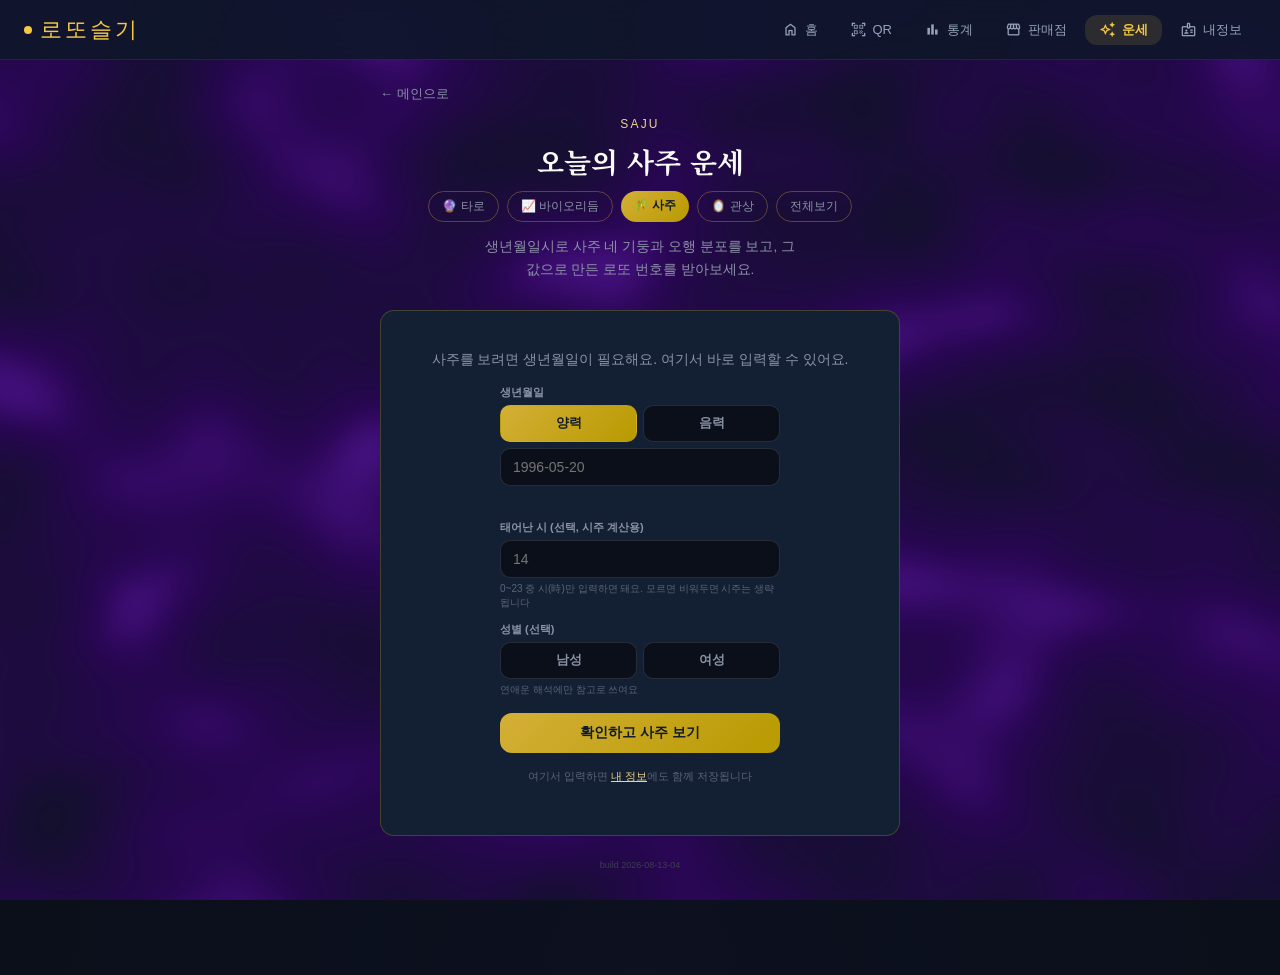
<file: saju/index.html>
<!DOCTYPE html>
<html lang="ko">
<head>
<meta charset="UTF-8">
<meta name="viewport" content="width=device-width, initial-scale=1.0">
<title>사주로 보는 오행 운세와 로또 번호 - 로또슬기</title>
<meta name="description" content="생년월일시 기반 사주 네 기둥(년주·월주·일주·시주)과 오행 분포를 확인하고, 그 값으로 만든 로또 번호까지 함께 받아보세요.">
<meta name="keywords" content="로또슬기 사주, 사주팔자, 사주 오행, 사주 로또 번호, 무료 사주">
<meta name="robots" content="index, follow">
<link rel="canonical" href="https://mirnet96.github.io/lotto/saju/">
<meta property="og:type" content="website">
<meta property="og:site_name" content="로또슬기">
<meta property="og:title" content="사주로 보는 오행 운세와 로또 번호 - 로또슬기">
<meta property="og:description" content="사주 네 기둥과 오행 분포를 보고, 그 값으로 만든 로또 번호를 받아보세요.">
<meta property="og:url" content="https://mirnet96.github.io/lotto/saju/">
<meta property="og:locale" content="ko_KR">
<meta name="twitter:card" content="summary_large_image">

<script type="application/ld+json">
{
  "@context": "https://schema.org",
  "@type": "WebPage",
  "name": "사주로 보는 오행 운세와 로또 번호",
  "url": "https://mirnet96.github.io/lotto/saju/",
  "isPartOf": { "@type": "WebSite", "name": "로또슬기", "url": "https://mirnet96.github.io/lotto/" },
  "description": "생년월일시 기반 사주 네 기둥과 오행 분포를 계산하고, 그 값으로 로또 번호를 생성하는 무료 서비스",
  "inLanguage": "ko"
}
</script>
<script type="application/ld+json">
{
  "@context": "https://schema.org",
  "@type": "FAQPage",
  "mainEntity": [
    {
      "@type": "Question",
      "name": "사주 네 기둥은 어떻게 계산하나요?",
      "acceptedAnswer": { "@type": "Answer", "text": "생년월일로 연주·월주·일주를, 태어난 시(선택)로 시주를 계산합니다. 60갑자 순환과 오호둔·오자둔 같은 전통 명리학 공식을 사용하되, 절기 대신 양력 달력 기준으로 간단화했습니다." }
    },
    {
      "@type": "Question",
      "name": "사주로 로또 번호는 어떻게 만드나요?",
      "acceptedAnswer": { "@type": "Answer", "text": "사주 여덟 글자(시주 없으면 여섯 글자)의 오행(목화토금수) 분포를 계산해, 가장 많은 오행의 성향에 따라 1~45 번호에 가중치를 줘서 5세트를 생성합니다." }
    }
  ]
}
</script>

<link rel="preconnect" href="https://fonts.googleapis.com">
<link rel="preconnect" href="https://fonts.gstatic.com" crossorigin>
<link href="https://fonts.googleapis.com/css2?family=Noto+Serif+KR:wght@500;700&family=Pretendard:wght@400;500;600;700&display=swap" rel="stylesheet">
<link href="https://fonts.googleapis.com/css2?family=Material+Symbols+Outlined:wght,FILL@100..700,0..1&display=swap" rel="stylesheet">

<style>
  :root {
    --navy-deep: #0a0f1a;
    --navy: #0F1B2D;
    --navy-panel: #131f33;
    --gold: #D4AF37;
    --gold-soft: #ecd48a;
    --paper: #FAFAF7;
    --mist: #8b93a6;
    --mist-dim: #5b6478;
    --el-wood: #22C55E;
    --el-fire: #EF4444;
    --el-earth: #D4AF37;
    --el-metal: #9CA3AF;
    --el-water: #3B82F6;
  }
  * { box-sizing: border-box; }
  html, body {
    margin: 0; min-height: 100%;
    background: var(--navy-deep); color: var(--paper);
    font-family: 'Pretendard', -apple-system, BlinkMacSystemFont, 'Apple SD Gothic Neo', sans-serif;
  }
  #shaderBackdrop { position: fixed; inset: 0; width: 100%; height: 100%; z-index: 0; }
  #shader-canvas-bg { display: block; width: 100%; height: 100%; }
  body {
    background-color: transparent;
    background-image:
      radial-gradient(circle at 50% 0%, rgba(16, 18, 37, 0.35) 0%, transparent 55%),
      radial-gradient(circle at 50% 100%, rgba(16, 18, 37, 0.5) 0%, transparent 55%);
    background-repeat: no-repeat; background-size: cover;
  }
  main { position: relative; z-index: 10; max-width: 560px; margin: 0 auto; padding: 24px 20px 96px; }

  .eyebrow { text-align: center; letter-spacing: .18em; font-size: 12px; color: var(--gold-soft); text-transform: uppercase; margin: 0 0 10px; }
  .back-home-link { display: inline-block; font-size: 13px; color: var(--mist); text-decoration: none; margin-bottom: 14px; }
  .back-home-link:hover { color: var(--gold-soft); }
  h1 { font-family: 'Noto Serif KR', serif; font-weight: 700; text-align: center; font-size: clamp(22px, 5vw, 28px); margin: 0 0 8px; }
  .lede { text-align: center; color: var(--mist); font-size: 13.5px; margin: 0 auto 28px; max-width: 42ch; line-height: 1.7; }

  .need-profile { text-align: center; padding: 40px 20px; background: var(--navy-panel); border: 1px solid rgba(212,175,55,.25); border-radius: 14px; }

  .pillar-grid { display: grid; grid-template-columns: repeat(4, 1fr); gap: 8px; margin-bottom: 8px; }
  .pillar-col { background: var(--navy-panel); border: 1px solid rgba(255,255,255,.07); border-radius: 12px; padding: 12px 6px; text-align: center; }
  .pillar-col .pillar-title { font-size: 11px; color: var(--mist); margin: 0 0 8px; }
  .pillar-col .pillar-char { font-family: 'Noto Serif KR', serif; font-size: 22px; font-weight: 700; line-height: 1.3; margin: 0; }
  .pillar-col .pillar-stem { color: var(--gold-soft); }
  .pillar-col .pillar-sub { font-size: 10px; color: var(--mist-dim); margin-top: 6px; }
  .pillar-col.is-clickable { cursor: pointer; transition: border-color .2s ease, transform .15s ease; }
  .pillar-col.is-clickable:hover { border-color: rgba(212,175,55,.5); transform: translateY(-1px); }
  .pillar-col .pillar-detail {
    max-height: 0; overflow: hidden; opacity: 0;
    font-size: 10px; color: var(--mist); line-height: 1.6; text-align: left;
    transition: max-height .3s ease, opacity .3s ease, margin-top .3s ease;
  }
  .pillar-col.is-open .pillar-detail { max-height: 100px; opacity: 1; margin-top: 8px; }
  .pillar-col .pillar-detail b { color: var(--gold-soft); }
  .pillar-note { text-align: center; font-size: 11px; color: var(--mist-dim); margin: 0 0 28px; }

  .element-bars { display: flex; flex-direction: column; gap: 10px; margin-bottom: 20px; }
  .element-row { background: var(--navy-panel); border: 1px solid rgba(255,255,255,.07); border-radius: 12px; padding: 10px 14px; }
  .element-row-head { display: flex; justify-content: space-between; align-items: center; margin-bottom: 6px; font-size: 13px; }
  .element-dot { width: 8px; height: 8px; border-radius: 50%; display: inline-block; margin-right: 6px; }
  .element-track { position: relative; height: 8px; border-radius: 999px; background: rgba(255,255,255,.08); overflow: hidden; }
  .element-fill { position: absolute; top: 0; left: 0; bottom: 0; border-radius: 999px; transition: width .8s cubic-bezier(.25,.8,.25,1); }
  .element-row.is-clickable { cursor: pointer; transition: border-color .2s ease; }
  .element-row.is-clickable:hover { border-color: rgba(212,175,55,.4); }
  .element-detail {
    max-height: 0; overflow: hidden; opacity: 0;
    font-size: 11px; color: var(--mist); line-height: 1.6;
    transition: max-height .3s ease, opacity .3s ease, margin-top .3s ease;
  }
  .element-row.is-open .element-detail { max-height: 60px; opacity: 1; margin-top: 8px; }

  .timing-note { background: var(--navy-panel); border: 1px solid rgba(212,175,55,.25); border-radius: 12px; padding: 14px 16px; margin-bottom: 28px; font-size: 12.5px; line-height: 1.7; color: var(--mist); }
  .timing-note b { color: var(--gold-soft); }

  /* ---------- 사주 총평 / 운세 섹션 ---------- */
  .fortune-section { margin-bottom: 26px; }
  .section-title { font-size: 14px; font-weight: 700; color: var(--gold-soft); margin: 0 0 12px; }
  .personality-card {
    background: var(--navy-panel); border: 1px solid rgba(212,175,55,.25); border-radius: 12px;
    padding: 14px 16px; font-size: 13.5px; line-height: 1.7; color: var(--paper); margin: 0 0 12px;
  }
  .life-area-grid { display: flex; flex-direction: column; gap: 8px; margin-bottom: 10px; }
  .life-area-row {
    background: var(--navy-panel); border: 1px solid rgba(255,255,255,.07); border-radius: 10px;
    padding: 10px 14px; font-size: 12.5px; line-height: 1.6; color: var(--mist);
    opacity: 0; transform: translateY(6px);
  }
  .life-area-row.is-in { animation: fadeUpRow .4s ease forwards; }
  @keyframes fadeUpRow { to { opacity: 1; transform: translateY(0); } }
  .life-area-row b { color: var(--paper); }

  .pillar-col, .element-row { opacity: 0; transform: translateY(6px); }
  .pillar-col.is-in, .element-row.is-in { animation: fadeUpRow .4s ease forwards; }

  .set-heading { font-size: 12px; font-weight: 700; color: var(--mist); margin: 16px 0 8px; }
  .set-heading:first-of-type { margin-top: 4px; }
  .strategy-note { font-size: 12.5px; color: var(--mist); line-height: 1.6; margin: 0 0 4px; }

  .lucky-digit-wrap { display: flex; justify-content: center; }
  .lucky-digit {
    width: 56px; height: 56px; border-radius: 50%;
    display: flex; align-items: center; justify-content: center;
    font-size: 22px; font-weight: 800; color: #fff;
    box-shadow: 0 0 0 3px rgba(212,175,55,.35), 0 4px 16px rgba(0,0,0,.4);
  }

  .guide-list { display: flex; flex-direction: column; gap: 10px; }
  .guide-row {
    display: flex; gap: 10px; align-items: flex-start;
    background: var(--navy-panel); border: 1px solid rgba(255,255,255,.07); border-radius: 10px; padding: 12px 14px;
  }
  .guide-row .guide-icon { font-size: 18px; flex-shrink: 0; }
  .guide-row .guide-text { font-size: 12.5px; line-height: 1.6; color: var(--mist); }
  .guide-row .guide-text b { color: var(--paper); }

  .closing-card {
    text-align: center; padding: 20px; margin: 26px 0;
    background: linear-gradient(135deg, rgba(212,175,55,.1), rgba(157,80,255,.06));
    border: 1px solid rgba(212,175,55,.25); border-radius: 14px;
    font-family: 'Noto Serif KR', serif; font-size: 13.5px; line-height: 1.8; color: var(--gold-soft);
  }

  /* ---------- 로딩 애니메이션 ---------- */
  .loading-block { display: none; text-align: center; padding: 24px 0; }
  .loading-block.is-visible { display: block; }
  .loading-block p {
    font-size: 13.5px; color: var(--gold-soft); font-family: 'Noto Serif KR', serif;
    animation: loadingPulse 1.1s ease-in-out infinite;
  }
  @keyframes loadingPulse { 0%,100% { opacity: .4; } 50% { opacity: 1; } }

  /* 성별/양력음력 빠른 선택 토글 */
  .quick-toggle-btn {
    padding: 9px 0; border-radius: 10px; font-size: 12.5px; font-weight: 700;
    background: var(--navy-deep); border: 1.5px solid rgba(255,255,255,.12); color: var(--mist);
    cursor: pointer; transition: all .15s ease;
  }
  .quick-toggle-btn.active { background: linear-gradient(135deg,var(--gold),#b89a00); color: var(--navy); border-color: transparent; }

  .gen-btn { width: 100%; padding: 15px; border-radius: 16px; border: none; font-size: 14.5px; font-weight: 800; color: var(--navy); cursor: pointer; background: linear-gradient(135deg, var(--gold), #b89a00); box-shadow: 0 4px 20px rgba(212,175,55,.3); display: flex; align-items: center; justify-content: center; gap: 8px; }

  .result-block { margin-top: 24px; display: none; }
  .result-block.is-visible { display: block; }
  .dominant-note { text-align: center; font-size: 13px; color: var(--gold-soft); margin-bottom: 14px; }

  .sets-list { display: flex; flex-direction: column; gap: 10px; max-width: 420px; margin: 0 auto 20px; }
  .set-row { display: flex; flex-direction: column; gap: 8px; background: var(--navy-panel); border: 1px solid rgba(255,255,255,.07); border-radius: 12px; padding: 12px 14px; }
  .set-label { font-size: 12px; font-weight: 700; color: var(--gold-soft); }
  .numbers { display: flex; gap: 7px; flex-wrap: wrap; }
  .ball { width: 34px; height: 34px; border-radius: 50%; background: var(--gold); color: #fff; font-weight: 800; font-size: 12.5px; display: flex; align-items: center; justify-content: center; opacity: 0; transform: scale(.5); box-shadow: 0 3px 8px rgba(0,0,0,.35); }
  .ball.b-y   { background: linear-gradient(135deg,#FBC02D,#F59E0B); }
  .ball.b-b   { background: linear-gradient(135deg,#3B82F6,#1D4ED8); }
  .ball.b-r   { background: linear-gradient(135deg,#EF4444,#B91C1C); }
  .ball.b-gr  { background: linear-gradient(135deg,#22C55E,#15803D); }
  .ball.b-gry { background: linear-gradient(135deg,#9CA3AF,#4B5563); }
  @media (prefers-reduced-motion: no-preference) { .ball.is-in { animation: pop .4s cubic-bezier(.34,1.56,.64,1) forwards; } }
  @media (prefers-reduced-motion: reduce) { .ball { opacity: 1; transform: none; } }
  @keyframes pop { to { opacity: 1; transform: scale(1); } }

  .actions { display: flex; justify-content: center; flex-wrap: wrap; gap: 10px; }
  .ghost-btn { font-family: inherit; font-size: 13px; color: var(--gold-soft); background: transparent; border: 1px solid rgba(212,175,55,.4); border-radius: 999px; padding: 9px 20px; cursor: pointer; }
  .ghost-btn:hover { border-color: var(--gold); }
  #saveBtn.is-saved { background: linear-gradient(135deg,#22C55E,#15803D); color: #fff; border: none; pointer-events: none; }
</style>
</head>
<body>

<div class="ai-fullscreen-loading" id="aiLoadingOverlay">
  <div class="ai-loading-spinner"></div>
  <p class="ai-loading-text">분석 준비 중...</p>
</div>


<div id="shaderBackdrop"><canvas id="shader-canvas-bg"></canvas></div>

<!-- ══ 공통 메뉴 ══ -->
<header id="lotto-top-nav" style="display:none;position:sticky;top:0;z-index:60;height:60px;padding:0 24px;box-sizing:border-box;border-bottom:1px solid rgba(255,255,255,.07);background:rgba(15,23,42,.9);backdrop-filter:blur(20px);-webkit-backdrop-filter:blur(20px);align-items:center;justify-content:space-between;">
  <a href="../index.html" style="display:flex;align-items:center;gap:8px;text-decoration:none;color:#F5C842;font-family:'Bebas Neue',sans-serif;font-size:22px;letter-spacing:3px;">
    <span style="width:8px;height:8px;border-radius:50%;background:#F5C842;"></span>로또슬기
  </a>
  <nav style="display:flex;gap:4px;">
    <a href="../index.html" style="display:flex;align-items:center;gap:6px;padding:6px 14px;border-radius:12px;font-size:13px;color:#94A3B8;text-decoration:none;">
      <span class="material-symbols-outlined" style="font-size:17px;">home</span>홈
    </a>
    <a href="../index.html?tab=qr" style="display:flex;align-items:center;gap:6px;padding:6px 14px;border-radius:12px;font-size:13px;color:#94A3B8;text-decoration:none;">
      <span class="material-symbols-outlined" style="font-size:17px;">qr_code_scanner</span>QR
    </a>
    <a href="../index.html?tab=stats" style="display:flex;align-items:center;gap:6px;padding:6px 14px;border-radius:12px;font-size:13px;color:#94A3B8;text-decoration:none;">
      <span class="material-symbols-outlined" style="font-size:17px;">bar_chart</span>통계
    </a>
    <a href="../shops.html" style="display:flex;align-items:center;gap:6px;padding:6px 14px;border-radius:12px;font-size:13px;color:#94A3B8;text-decoration:none;">
      <span class="material-symbols-outlined" style="font-size:17px;">storefront</span>판매점
    </a>
    <a href="../fortune/" style="display:flex;align-items:center;gap:6px;padding:6px 14px;border-radius:12px;font-size:13px;font-weight:700;color:#F5C842;background:rgba(245,200,66,.12);text-decoration:none;">
      <span class="material-symbols-outlined" style="font-size:17px;">auto_awesome</span>운세
    </a>
    <a href="../index.html?tab=myinfo" style="display:flex;align-items:center;gap:6px;padding:6px 14px;border-radius:12px;font-size:13px;color:#94A3B8;text-decoration:none;">
      <span class="material-symbols-outlined" style="font-size:17px;">badge</span>내정보
    </a>
  </nav>
</header>

<nav id="lotto-bottom-nav" aria-label="하단 메뉴" style="position:fixed;bottom:0;left:0;right:0;height:64px;background:rgba(10,16,30,0.97);backdrop-filter:blur(16px);border-top:1px solid rgba(255,255,255,.1);box-shadow:0 -4px 24px rgba(0,0,0,.5);z-index:60;display:none;">
  <a href="../index.html" style="flex:1;display:flex;flex-direction:column;align-items:center;justify-content:center;gap:2px;font-family:inherit;font-size:10px;color:#64748B;text-decoration:none;">
    <span class="material-symbols-outlined" style="font-size:22px;">home</span>홈
  </a>
  <a href="../index.html?tab=qr" style="flex:1;display:flex;flex-direction:column;align-items:center;justify-content:center;gap:2px;font-family:inherit;font-size:10px;color:#64748B;text-decoration:none;">
    <span class="material-symbols-outlined" style="font-size:22px;">qr_code_scanner</span>QR
  </a>
  <a href="../index.html?tab=stats" style="flex:1;display:flex;flex-direction:column;align-items:center;justify-content:center;gap:2px;font-family:inherit;font-size:10px;color:#64748B;text-decoration:none;">
    <span class="material-symbols-outlined" style="font-size:22px;">bar_chart</span>통계
  </a>
  <a href="../shops.html" style="flex:1;display:flex;flex-direction:column;align-items:center;justify-content:center;gap:2px;font-family:inherit;font-size:10px;color:#64748B;text-decoration:none;">
    <span class="material-symbols-outlined" style="font-size:22px;">storefront</span>판매점
  </a>
  <span style="flex:1;display:flex;flex-direction:column;align-items:center;justify-content:center;gap:2px;font-family:inherit;font-size:10px;color:#F5C842;position:relative;">
    <span class="material-symbols-outlined" style="font-size:22px;filter:drop-shadow(0 0 6px rgba(245,200,66,.55));">auto_awesome</span>운세
    <span style="position:absolute;top:0;left:20%;right:20%;height:2px;background:#F5C842;border-radius:0 0 3px 3px;"></span>
  </span>
  <a href="../index.html?tab=myinfo" style="flex:1;display:flex;flex-direction:column;align-items:center;justify-content:center;gap:2px;font-family:inherit;font-size:10px;color:#64748B;text-decoration:none;">
    <span class="material-symbols-outlined" style="font-size:22px;">badge</span>내정보
  </a>
</nav>

<style>
  @media (max-width: 640px) { #lotto-top-nav { display: none !important; } #lotto-bottom-nav { display: flex !important; } }
  @media (min-width: 641px) { #lotto-top-nav { display: flex !important; } #lotto-bottom-nav { display: none !important; } }
  @media (max-width: 640px) { main { padding-bottom: 96px; } }
</style>


<main>
  <a href="../index.html" class="back-home-link">← 메인으로</a>
  <p class="eyebrow">Saju</p>
  <h1>오늘의 사주 운세</h1>
  <div style="display:flex;gap:8px;justify-content:center;flex-wrap:wrap;margin:10px 0 14px;">
    <a href="../tarot/" style="padding:6px 13px;border-radius:999px;font-size:12px;text-decoration:none;border:1px solid rgba(212,175,55,.35);color:var(--mist);">🔮 타로</a>
    <a href="../biorhythm/" style="padding:6px 13px;border-radius:999px;font-size:12px;text-decoration:none;border:1px solid rgba(212,175,55,.35);color:var(--mist);">📈 바이오리듬</a>
    <span style="padding:6px 13px;border-radius:999px;font-size:12px;font-weight:700;background:linear-gradient(135deg,var(--gold),#b89a00);color:var(--navy);">🎋 사주</span>
    <a href="../gwansang/" style="padding:6px 13px;border-radius:999px;font-size:12px;text-decoration:none;border:1px solid rgba(212,175,55,.35);color:var(--mist);">🪞 관상</a>
    <a href="../fortune/" style="padding:6px 13px;border-radius:999px;font-size:12px;text-decoration:none;border:1px solid rgba(212,175,55,.35);color:var(--mist);">전체보기</a>
  </div>
  <p class="lede">생년월일시로 사주 네 기둥과 오행 분포를 보고, 그 값으로 만든 로또 번호를 받아보세요.</p>

  <div id="needProfile" class="need-profile" style="display:none;">
    <p style="margin:0 0 16px;font-size:14px;color:var(--mist);">사주를 보려면 생년월일이 필요해요. 여기서 바로 입력할 수 있어요.</p>
    <div style="max-width:280px;margin:0 auto;text-align:left;display:flex;flex-direction:column;gap:12px;">
      <div>
        <label style="display:block;font-size:11px;font-weight:700;color:var(--mist);margin-bottom:5px;">생년월일</label>
        <div style="display:flex;gap:6px;margin-bottom:6px;">
          <button type="button" id="quickCalSolar" class="quick-toggle-btn" data-value="solar" style="flex:1;">양력</button>
          <button type="button" id="quickCalLunar" class="quick-toggle-btn" data-value="lunar" style="flex:1;">음력</button>
        </div>
        <input id="quickBirthdate" type="text" placeholder="1996-05-20" autocomplete="off"
          style="width:100%;padding:10px 12px;border-radius:10px;font-size:14px;color:var(--paper);background:var(--navy-deep);border:1.5px solid rgba(255,255,255,.12);outline:none;">
        <p id="quickPreview" style="margin:8px 0 0;font-size:11.5px;color:var(--gold-soft);min-height:14px;"></p>
      </div>
      <div>
        <label style="display:block;font-size:11px;font-weight:700;color:var(--mist);margin-bottom:5px;">태어난 시 (선택, 시주 계산용)</label>
        <input id="quickBirthtime" type="text" placeholder="14" autocomplete="off" inputmode="numeric"
          style="width:100%;padding:10px 12px;border-radius:10px;font-size:14px;color:var(--paper);background:var(--navy-deep);border:1.5px solid rgba(255,255,255,.12);outline:none;">
        <p style="margin:4px 0 0;font-size:10px;color:var(--mist-dim);">0~23 중 시(時)만 입력하면 돼요. 모르면 비워두면 시주는 생략됩니다</p>
      </div>
      <div>
        <label style="display:block;font-size:11px;font-weight:700;color:var(--mist);margin-bottom:5px;">성별 (선택)</label>
        <div style="display:flex;gap:6px;">
          <button type="button" id="quickGenderMale" class="quick-toggle-btn" data-value="male" style="flex:1;">남성</button>
          <button type="button" id="quickGenderFemale" class="quick-toggle-btn" data-value="female" style="flex:1;">여성</button>
        </div>
        <p style="margin:4px 0 0;font-size:10px;color:var(--mist-dim);">연애운 해석에만 참고로 쓰여요</p>
      </div>
      <button id="quickSaveBtn" style="margin-top:4px;padding:11px;border-radius:12px;border:none;background:linear-gradient(135deg,var(--gold),#b89a00);color:var(--navy);font-weight:800;font-size:13.5px;cursor:pointer;">
        확인하고 사주 보기
      </button>
      <button id="quickCancelBtn" style="display:none;padding:9px;border-radius:12px;border:1px solid rgba(255,255,255,.15);background:transparent;color:var(--mist);font-weight:600;font-size:12.5px;cursor:pointer;">
        취소하고 돌아가기
      </button>
      <p id="quickError" style="margin:0;font-size:11.5px;color:#f87171;display:none;"></p>
    </div>
    <p style="margin-top:16px;font-size:11px;color:var(--mist-dim);">여기서 입력하면 <a href="../index.html?tab=myinfo" style="color:var(--gold-soft);">내 정보</a>에도 함께 저장됩니다</p>
  </div>

  <div id="content" style="display:none;">
    <a href="#" id="editInfoLink" style="display:block;text-align:center;font-size:11px;color:var(--mist-dim);text-decoration:underline;margin-bottom:14px;">입력한 정보 수정하기</a>
    <div class="pillar-grid" id="pillarGrid"></div>
    <p class="pillar-note">절기 대신 양력 달력 기준으로 간단화한 사주입니다 · 재미로 봐주세요</p>

    <div class="element-bars" id="elementBars"></div>

    <!-- ① 오프닝: 오늘의 운세 및 사주 총평 -->
    <section class="fortune-section">
      <p class="section-title">🔮 오늘의 사주 총평</p>
      <p class="personality-card" id="personalityText"></p>
      <div class="life-area-grid" id="lifeAreaGrid"></div>
      <div class="timing-note" id="weeklyWealthNote"></div>
    </section>

    <button class="gen-btn" id="genBtn">
      <span class="material-symbols-outlined" style="font-size:20px;">auto_awesome</span>
      사주 맞춤 번호 보기
    </button>

    <div class="loading-block" id="loadingBlock">
      <p id="loadingText">사주원국 분석 중...</p>
    </div>

    <div class="result-block" id="resultBlock">

      <!-- ② 메인 컨텐츠: 사주 맞춤형 로또 번호 -->
      <section class="fortune-section">
        <p class="section-title">🎯 사주 맞춤형 로또 번호 (5세트)</p>
        <p class="strategy-note" id="strategyNote"></p>

        <div class="sets-list" id="setsList"></div>

        <p class="set-heading">행운의 단수</p>
        <div class="lucky-digit-wrap" id="luckyDigitWrap"></div>
      </section>

      <!-- ③ 부가 컨텐츠: 행운 극대화 가이드 -->
      <section class="fortune-section">
        <p class="section-title">✨ 행운 극대화 가이드</p>
        <div class="guide-list" id="guideList"></div>
      </section>

      <!-- ④ 클로징 -->
      <section class="closing-card" id="closingCard"></section>

      <div class="actions">
        <button class="ghost-btn" id="rerollBtn">🔄 다시 생성</button>
        <button class="ghost-btn" id="shareBtn">📤 결과 공유하기</button>
        <button class="ghost-btn" id="saveBtn">🎱 5세트 모두 저장</button>
      </div>

      <!-- ⑤ AI 심층분석 (광고는 추후 연동 — 현재는 클릭 시 바로 조회) -->
      <div class="ai-unlock-section">
        <button class="ai-unlock-btn" id="aiUnlockBtn">📺 광고 보고 AI 심층분석 보기</button>
        <p class="ai-unlock-hint">사주 전체를 바탕으로 AI가 더 깊이 있는 이야기를 들려드려요</p>
      </div>
      <div class="ai-result-wrap" id="aiResultWrap"></div>
    </div>
  </div>
  <p style="text-align:center;font-size:9px;color:#3a3f4d;margin-top:24px;">build 2026-08-13-04</p>
</main>

<!-- ============ 배경 셰이더 스크립트 (다른 페이지와 동일) ============ -->
<script>
(function() {
  const canvas = document.getElementById('shader-canvas-bg');
  function syncSize() {
    const w = canvas.clientWidth || 1280, h = canvas.clientHeight || 720;
    if (canvas.width !== w || canvas.height !== h) { canvas.width = w; canvas.height = h; }
  }
  if (typeof ResizeObserver !== 'undefined') new ResizeObserver(syncSize).observe(canvas);
  syncSize();
  const gl = canvas.getContext('webgl') || canvas.getContext('experimental-webgl');
  if (!gl) return;
  const vs = `attribute vec2 a_position;varying vec2 v_texCoord;void main(){v_texCoord=a_position*0.5+0.5;gl_Position=vec4(a_position,0.0,1.0);}`;
  const fs = `precision highp float;varying vec2 v_texCoord;uniform float u_time;uniform vec2 u_resolution;
vec3 permute(vec3 x){return mod(((x*34.0)+1.0)*x,289.0);}
float snoise(vec2 v){const vec4 C=vec4(0.211324865405187,0.366025403784439,-0.577350269189626,0.024390243902439);vec2 i=floor(v+dot(v,C.yy));vec2 x0=v-i+dot(i,C.xx);vec2 i1;i1=(x0.x>x0.y)?vec2(1.0,0.0):vec2(0.0,1.0);vec4 x12=x0.xyxy+C.xxzz;x12.xy-=i1;i=mod(i,289.0);vec3 p=permute(permute(i.y+vec3(0.0,i1.y,1.0))+i.x+vec3(0.0,i1.x,1.0));vec3 m=max(0.5-vec3(dot(x0,x0),dot(x12.xy,x12.xy),dot(x12.zw,x12.zw)),0.0);m=m*m;m=m*m;vec3 x=2.0*fract(p*C.www)-1.0;vec3 h=abs(x)-0.5;vec3 a0=x-floor(x+0.5);vec3 g;g.x=a0.x*x0.x+h.x*x0.y;g.yz=a0.yz*x12.xz+h.yz*x12.yw;return 130.0*dot(m,g);}
void main(){vec2 uv=v_texCoord;float n=snoise(uv*3.0+u_time*0.2);n+=0.5*snoise(uv*6.0-u_time*0.4);vec3 color1=vec3(0.06,0.07,0.15);vec3 color2=vec3(0.2,0.0,0.4);vec3 color3=vec3(0.6,0.3,1.0);vec3 finalColor=mix(color1,color2,n*0.5+0.5);finalColor=mix(finalColor,color3,pow(max(0.0,n),3.0)*0.5);gl_FragColor=vec4(finalColor,1.0);}`;
  function cs(type, src) { const s = gl.createShader(type); gl.shaderSource(s, src); gl.compileShader(s); return s; }
  const prog = gl.createProgram();
  gl.attachShader(prog, cs(gl.VERTEX_SHADER, vs));
  gl.attachShader(prog, cs(gl.FRAGMENT_SHADER, fs));
  gl.linkProgram(prog); gl.useProgram(prog);
  const buf = gl.createBuffer();
  gl.bindBuffer(gl.ARRAY_BUFFER, buf);
  gl.bufferData(gl.ARRAY_BUFFER, new Float32Array([-1,-1,1,-1,-1,1,1,1]), gl.STATIC_DRAW);
  const pos = gl.getAttribLocation(prog, 'a_position');
  gl.enableVertexAttribArray(pos);
  gl.vertexAttribPointer(pos, 2, gl.FLOAT, false, 0, 0);
  const uTime = gl.getUniformLocation(prog, 'u_time');
  const uRes = gl.getUniformLocation(prog, 'u_resolution');
  function render(t) {
    if (typeof ResizeObserver === 'undefined') syncSize();
    gl.viewport(0, 0, canvas.width, canvas.height);
    if (uTime) gl.uniform1f(uTime, t * 0.001);
    if (uRes) gl.uniform2f(uRes, canvas.width, canvas.height);
    gl.drawArrays(gl.TRIANGLE_STRIP, 0, 4);
    requestAnimationFrame(render);
  }
  render(0);
})();
</script>

<script src="../js/dateInputHelpers.js"></script>
<script src="../js/aiAnalysis.js"></script>
<script type="module">
  import {
    calculateSaju, countElements, buildFortuneSummary, pickNumberStrategy,
    fiveNumberSets, luckyDigit, goldenTime, luckyColorItem,
    fengshuiTip, closingMessage, ELEMENT_LABELS
  } from './sajuEngine.js';
  import { getRecentNumberFrequency } from '../tarot/lottoStats.js';

  const PROFILE_KEY = 'lotto_my_profile_v1';
  const LOTTO_HISTORY_KEY = 'lotto_my_history_v1';

  const ELEMENT_COLORS = { 목: 'var(--el-wood)', 화: 'var(--el-fire)', 토: 'var(--el-earth)', 금: 'var(--el-metal)', 수: 'var(--el-water)' };

  function getProfile() {
    try { return JSON.parse(localStorage.getItem(PROFILE_KEY) || '{}'); }
    catch { return {}; }
  }

  function setProfile(obj) {
    localStorage.setItem(PROFILE_KEY, JSON.stringify(obj));
  }

  function setToggleActive(container, value) {
    container.querySelectorAll('.quick-toggle-btn').forEach((btn) => {
      btn.classList.toggle('active', btn.dataset.value === value);
    });
  }

  const needProfile = document.getElementById('needProfile');
  const content = document.getElementById('content');
  const pillarGridEl = document.getElementById('pillarGrid');
  const elementBarsEl = document.getElementById('elementBars');
  const personalityText = document.getElementById('personalityText');
  const lifeAreaGrid = document.getElementById('lifeAreaGrid');
  const weeklyWealthNote = document.getElementById('weeklyWealthNote');
  const genBtn = document.getElementById('genBtn');
  const loadingBlock = document.getElementById('loadingBlock');
  const loadingText = document.getElementById('loadingText');
  const resultBlock = document.getElementById('resultBlock');
  const strategyNote = document.getElementById('strategyNote');
  const setsListEl = document.getElementById('setsList');
  const luckyDigitWrap = document.getElementById('luckyDigitWrap');
  const guideList = document.getElementById('guideList');
  const closingCard = document.getElementById('closingCard');
  const rerollBtn = document.getElementById('rerollBtn');
  const shareBtn = document.getElementById('shareBtn');
  const saveBtn = document.getElementById('saveBtn');
  const quickBirthdate = document.getElementById('quickBirthdate');
  const quickBirthtime = document.getElementById('quickBirthtime');
  const quickSaveBtn = document.getElementById('quickSaveBtn');
  const quickError = document.getElementById('quickError');
  const quickCalSolar = document.getElementById('quickCalSolar');
  const quickCalLunar = document.getElementById('quickCalLunar');
  const quickGenderMale = document.getElementById('quickGenderMale');
  const quickGenderFemale = document.getElementById('quickGenderFemale');

  const quickCancelBtn = document.getElementById('quickCancelBtn');
  const editInfoLink = document.getElementById('editInfoLink');
  const quickPreview = document.getElementById('quickPreview');

  if (window.DateInputHelpers) {
    window.DateInputHelpers.attachDateInput(quickBirthdate);
    window.DateInputHelpers.attachHourInput(quickBirthtime);
  }

  // 입력하는 동안 실시간으로 일간(본질)을 살짝 미리 보여주는 인터랙티브 프리뷰
  function updateQuickPreview() {
    const H = window.DateInputHelpers;
    const val = quickBirthdate.value.trim();
    if (!H || !H.isValidDateStr(val)) {
      quickPreview.textContent = '';
      return;
    }
    try {
      const previewSaju = calculateSaju(val, null);
      const stem = previewSaju.day.stem;
      quickPreview.textContent = `✨ 미리보기 — 일간 ${stem.char}(${stem.hanja}) · ${ELEMENT_LABELS[stem.element]}`;
    } catch (e) {
      quickPreview.textContent = '';
    }
  }
  quickBirthdate.addEventListener('input', updateQuickPreview);

  [quickCalSolar, quickCalLunar].forEach((btn) => {
    btn.addEventListener('click', () => setToggleActive(btn.parentElement, btn.dataset.value));
  });
  [quickGenderMale, quickGenderFemale].forEach((btn) => {
    btn.addEventListener('click', () => setToggleActive(btn.parentElement, btn.dataset.value));
  });

  /** 실제 로또 6/45 공식 색상 규칙과 동일 */
  function ballColorClass(n) {
    if (n <= 10) return 'b-y';
    if (n <= 20) return 'b-b';
    if (n <= 30) return 'b-r';
    if (n <= 40) return 'b-gr';
    return 'b-gry';
  }

  let currentSaju = null;
  let currentBirthdate = '';
  let currentGender = '';

  /** 입력 폼을 연다. isEdit=true면 기존에 저장된 값을 폼에 미리 채워줍니다. */
  function openQuickEntry(isEdit) {
    const p = getProfile();
    quickBirthdate.value = p.birthdate || '';
    quickBirthtime.value = window.DateInputHelpers?.parseHourLoose(p.birthtime) ?? '';
    setToggleActive(quickCalSolar.parentElement, p.calendarType || 'solar');
    setToggleActive(quickGenderMale.parentElement, p.gender || '');
    quickError.style.display = 'none';

    quickCancelBtn.style.display = isEdit ? 'block' : 'none';
    quickSaveBtn.textContent = isEdit ? '수정 완료하고 다시 보기' : '확인하고 사주 보기';

    content.style.display = 'none';
    needProfile.style.display = 'block';
    updateQuickPreview();
  }

  editInfoLink.addEventListener('click', (e) => {
    e.preventDefault();
    openQuickEntry(true);
  });

  quickCancelBtn.addEventListener('click', () => {
    needProfile.style.display = 'none';
    content.style.display = 'block';
  });

  quickSaveBtn.addEventListener('click', handleQuickSave);

  const profile = getProfile();
  const birthdate = profile.birthdate || '';

  // 저장된 정보가 있어도, 사주 페이지에 들어오면 항상 입력 화면을 먼저 보여줍니다.
  // (기존 값은 폼에 기본값으로 미리 채워짐 — openQuickEntry가 처리)
  openQuickEntry(false);

  function handleQuickSave() {
    const H = window.DateInputHelpers;
    const dateVal = quickBirthdate.value.trim();
    const timeVal = quickBirthtime.value.trim();

    if (!dateVal || !H || !H.isValidDateStr(dateVal)) {
      quickError.textContent = '생년월일을 정확히 입력해주세요 (예: 1996-05-20)';
      quickError.style.display = 'block';
      return;
    }
    if (timeVal && !H.isValidHourStr(timeVal)) {
      quickError.textContent = '태어난 시는 0~23 사이 숫자로 입력해주세요 (예: 14)';
      quickError.style.display = 'block';
      return;
    }
    quickError.style.display = 'none';

    const calendarType = document.querySelector('#needProfile .quick-toggle-btn[data-value="solar"].active, #needProfile .quick-toggle-btn[data-value="lunar"].active')?.dataset.value || 'solar';
    const gender = document.querySelector('#needProfile .quick-toggle-btn[data-value="male"].active, #needProfile .quick-toggle-btn[data-value="female"].active')?.dataset.value || '';

    const p = getProfile();
    p.birthdate = dateVal;
    p.birthtime = timeVal || '';
    p.calendarType = calendarType;
    p.gender = gender;
    setProfile(p);

    needProfile.style.display = 'none';
    content.style.display = 'block';
    init(dateVal, timeVal ? Number(timeVal) : null, gender);

    // 확인 버튼을 누르면 바로 결과(번호)까지 이어서 보여줌
    if (currentSaju) generate(currentSaju, dateVal, gender, true);
  }

  function init(birthdateStr, birthHour, gender) {
    currentBirthdate = birthdateStr;
    currentGender = gender;
    const saju = calculateSaju(birthdateStr, birthHour);
    currentSaju = saju;

    try {
      // 수정 후 재호출될 수 있으므로 항상 최신 프로필을 다시 읽고, 기존 안내문이 있으면 지우고 새로 넣음
      const freshProfile = getProfile();
      const existingNote = document.getElementById('lunarNote');
      if (existingNote) existingNote.remove();
      if (freshProfile.calendarType === 'lunar') {
        const note = document.createElement('p');
        note.id = 'lunarNote';
        note.style.cssText = 'text-align:center;font-size:11px;color:var(--mist-dim);margin:-4px 0 20px;';
        note.textContent = '⚠️ 음력으로 입력하셨는데, 현재는 정밀 음양력 변환 없이 입력하신 날짜를 그대로 계산에 사용합니다.';
        content.prepend(note);
      }

      renderPillars(saju);
      renderElementBars(saju);
      renderOpening(saju, gender, birthdateStr);
    } catch (e) {
      console.warn('사주 렌더링 중 일부 오류가 있었습니다.', e);
    }
  }

  // 버튼 리스너는 한 번만 등록하고, 항상 최신 currentSaju/currentBirthdate/currentGender를 읽습니다.
  // (init()이 "정보 수정" 후 여러 번 호출돼도 리스너가 중복으로 쌓이지 않도록 여기서 한 번만 등록)
  genBtn.addEventListener('click', () => generate(currentSaju, currentBirthdate, currentGender, true));
  rerollBtn.addEventListener('click', () => generate(currentSaju, currentBirthdate, currentGender, false));
  saveBtn.addEventListener('click', saveCurrentSets);
  shareBtn.addEventListener('click', shareResult);

  if (window.FortuneAI) {
    window.FortuneAI.attach({
      unlockBtn: document.getElementById('aiUnlockBtn'),
      overlayEl: document.getElementById('aiLoadingOverlay'),
      resultContainer: document.getElementById('aiResultWrap'),
      type: 'saju',
      getPayload: () => ({
        year: currentSaju?.year?.label ?? '',
        month: currentSaju?.month?.label ?? '',
        day: currentSaju?.day?.label ?? '',
        hour: currentSaju?.hour?.label ?? '모름',
        elements: currentSaju ? countElements(currentSaju) : {},
        gender: currentGender || '',
      }),
      loadingMessages: ['사주를 다시 살피는 중...', 'AI가 오늘의 이야기를 짓는 중...', '결과를 정리하는 중...'],
    });
  }

  const ELEMENT_TRAIT = {
    목: '새로운 시작과 성장',
    화: '열정과 활발한 표현',
    토: '안정과 신뢰',
    금: '결단력과 원칙',
    수: '지혜와 유연함',
  };

  function renderPillars(saju) {
    pillarGridEl.innerHTML = '';
    const cols = [
      { title: '년주', p: saju.year },
      { title: '월주', p: saju.month },
      { title: '일주', p: saju.day },
      { title: '시주', p: saju.hour },
    ];
    cols.forEach(({ title, p }) => {
      const col = document.createElement('div');
      col.className = 'pillar-col';

      if (!p) {
        col.innerHTML = `<p class="pillar-title">${title}</p><p class="pillar-char" style="color:var(--mist-dim);font-size:14px;">모름</p>`;
        pillarGridEl.appendChild(col);
        return;
      }

      col.classList.add('is-clickable');
      col.setAttribute('role', 'button');
      col.setAttribute('tabindex', '0');
      col.innerHTML = `
        <p class="pillar-title">${title}</p>
        <p class="pillar-char"><span class="pillar-stem">${p.stem.char}</span>${p.branch.char}</p>
        <p class="pillar-sub">${p.branch.animal}띠 · ${p.stem.element}${p.branch.element}</p>
        <div class="pillar-detail">
          <b>${p.stem.hanja}${p.branch.hanja}</b><br>
          ${ELEMENT_LABELS[p.stem.element]} 기운은 ${ELEMENT_TRAIT[p.stem.element]}과 관련 있어요.
        </div>
      `;

      const toggle = () => col.classList.toggle('is-open');
      col.addEventListener('click', toggle);
      col.addEventListener('keydown', (e) => {
        if (e.key === 'Enter' || e.key === ' ') { e.preventDefault(); toggle(); }
      });

      pillarGridEl.appendChild(col);
    });

    [...pillarGridEl.children].forEach((col, i) => {
      setTimeout(() => col.classList.add('is-in'), i * 80);
    });
  }

  const ELEMENT_MEANING = {
    목: '새로운 시작과 성장을 상징해요. 나무처럼 뻗어나가는 기운이에요.',
    화: '열정과 확산을 상징해요. 태양이나 불처럼 밝고 활발한 기운이에요.',
    토: '안정과 신뢰를 상징해요. 산이나 대지처럼 묵직하게 중심을 잡아주는 기운이에요.',
    금: '결단과 원칙을 상징해요. 무쇠나 보석처럼 단단하고 예리한 기운이에요.',
    수: '지혜와 유연함을 상징해요. 물처럼 흐르고 적응하는 기운이에요.',
  };

  function renderElementBars(saju) {
    const counts = countElements(saju);
    const total = Object.values(counts).reduce((a, b) => a + b, 0) || 1;

    elementBarsEl.innerHTML = '';
    Object.entries(counts).forEach(([el, count]) => {
      const pct = Math.round((count / total) * 100);
      const row = document.createElement('div');
      row.className = 'element-row is-clickable';
      row.setAttribute('role', 'button');
      row.setAttribute('tabindex', '0');
      row.innerHTML = `
        <div class="element-row-head">
          <span><span class="element-dot" style="background:${ELEMENT_COLORS[el]};"></span>${ELEMENT_LABELS[el]}</span>
          <span style="color:${ELEMENT_COLORS[el]};font-weight:700;">${count}개</span>
        </div>
        <div class="element-track">
          <div class="element-fill" style="background:${ELEMENT_COLORS[el]};width:0%;" data-target="${pct}"></div>
        </div>
        <div class="element-detail">${ELEMENT_MEANING[el]}</div>
      `;

      const toggle = () => row.classList.toggle('is-open');
      row.addEventListener('click', toggle);
      row.addEventListener('keydown', (e) => {
        if (e.key === 'Enter' || e.key === ' ') { e.preventDefault(); toggle(); }
      });

      elementBarsEl.appendChild(row);
    });

    [...elementBarsEl.children].forEach((row, i) => {
      setTimeout(() => row.classList.add('is-in'), i * 80);
    });

    // 막대가 0%에서 실제 값까지 차오르는 애니메이션 (다음 프레임에 목표 너비 적용)
    const applyWidths = () => {
      elementBarsEl.querySelectorAll('.element-fill').forEach((el) => {
        el.style.width = `${el.dataset.target}%`;
      });
    };
    if (typeof requestAnimationFrame === 'function') {
      requestAnimationFrame(applyWidths);
    } else {
      applyWidths();
    }
  }

  // ① 오프닝: 사주 총평 + 재물운/사업운/직장운/연애운 + 이번 주 금전운
  function renderOpening(saju, gender, birthdateStr) {
    const summary = buildFortuneSummary(saju, { gender, birthdateStr });

    personalityText.textContent = summary.personality;

    lifeAreaGrid.innerHTML = '';
    const areas = [
      { label: '💰 재물운', text: summary.wealth },
      { label: '📈 사업운', text: summary.business },
      { label: '💼 직장·이직운', text: summary.career },
      { label: '💞 연애·결혼운', text: summary.love },
    ];
    areas.forEach(({ label, text }) => {
      const row = document.createElement('div');
      row.className = 'life-area-row';
      row.innerHTML = `<b>${label}</b><br>${text}`;
      lifeAreaGrid.appendChild(row);
    });

    [...lifeAreaGrid.children].forEach((row, i) => {
      setTimeout(() => row.classList.add('is-in'), 200 + i * 90);
    });

    weeklyWealthNote.innerHTML = `<b>이번 주 금전운</b><br>${summary.weeklyWealth}`;
  }

  const LOADING_MESSAGES = ['사주원국 분석 중...', '오행의 기운을 계산 중...', '행운의 번호를 조합 중...'];

  let lastPayload = null;

  async function generate(saju, birthdateStr, gender, dateSeeded) {
    genBtn.disabled = true;
    resultBlock.classList.remove('is-visible');
    loadingBlock.classList.add('is-visible');

    let step = 0;
    loadingText.textContent = LOADING_MESSAGES[0];
    const loadingTimer = setInterval(() => {
      step += 1;
      if (step < LOADING_MESSAGES.length) loadingText.textContent = LOADING_MESSAGES[step];
    }, 600);

    let recentFrequency = null;
    try {
      recentFrequency = await getRecentNumberFrequency(24);
    } catch (e) { /* 실패해도 엔진이 대체 로직으로 처리 */ }

    // 로딩 연출이 너무 순식간에 끝나지 않도록 최소 시간 확보
    await new Promise((r) => setTimeout(r, LOADING_MESSAGES.length * 600 + 200));
    clearInterval(loadingTimer);
    loadingBlock.classList.remove('is-visible');
    genBtn.disabled = false;

    const strategy = pickNumberStrategy(saju);
    const sets = fiveNumberSets(saju, { gender, dateSeeded, birthdateStr, recentFrequency });
    const lucky = luckyDigit(saju, { birthdateStr });
    const time = goldenTime(saju, { birthdateStr });
    const colorItem = luckyColorItem(saju);
    const tip = fengshuiTip(saju);
    const closing = closingMessage({ birthdateStr });

    lastPayload = { sets, lucky };

    strategyNote.textContent = strategy.text;

    setsListEl.innerHTML = '';
    sets.forEach((set, setIdx) => {
      const row = document.createElement('div');
      row.className = 'set-row';

      const label = document.createElement('p');
      label.className = 'set-label';
      label.textContent = set.label;
      row.appendChild(label);

      const numbersWrap = document.createElement('div');
      numbersWrap.className = 'numbers';
      set.numbers.forEach((n, i) => {
        const ball = document.createElement('span');
        ball.className = `ball ${ballColorClass(n)}`;
        ball.textContent = n;
        numbersWrap.appendChild(ball);
        setTimeout(() => ball.classList.add('is-in'), setIdx * 150 + i * 60);
      });
      row.appendChild(numbersWrap);

      setsListEl.appendChild(row);
    });

    luckyDigitWrap.innerHTML = '';
    const luckyBall = document.createElement('span');
    luckyBall.className = 'lucky-digit';
    luckyBall.style.background = `linear-gradient(135deg, ${ELEMENT_COLORS[lucky.element]}, var(--navy-panel))`;
    luckyBall.textContent = lucky.number;
    luckyDigitWrap.appendChild(luckyBall);

    guideList.innerHTML = '';
    [
      { icon: '⏰', html: `<b>골든타임</b><br>${time.text}` },
      { icon: '🎨', html: `<b>행운의 컬러 & 아이템</b><br>${colorItem.text}` },
      { icon: '🏠', html: `<b>재물운 풍수 팁</b><br>${tip}` },
    ].forEach(({ icon, html }) => {
      const row = document.createElement('div');
      row.className = 'guide-row';
      row.innerHTML = `<span class="guide-icon">${icon}</span><span class="guide-text">${html}</span>`;
      guideList.appendChild(row);
    });

    closingCard.textContent = `“ ${closing} ”`;

    saveBtn.textContent = '🎱 5세트 모두 저장';
    saveBtn.classList.remove('is-saved');

    resultBlock.classList.add('is-visible');
    resultBlock.scrollIntoView?.({ behavior: 'smooth', block: 'nearest' });
  }

  function saveCurrentSets() {
    if (!lastPayload) return;
    try {
      const arr = JSON.parse(localStorage.getItem(LOTTO_HISTORY_KEY) || '[]');
      const now = new Date();
      const pad = (n) => String(n).padStart(2, '0');
      const dateStr = `${now.getFullYear()}.${pad(now.getMonth() + 1)}.${pad(now.getDate())} ${pad(now.getHours())}:${pad(now.getMinutes())}`;

      // 5세트를 순서대로(1세트→5세트) 저장 — unshift 특성상 역순으로 넣어야
      // "내 번호" 목록에서 1세트가 맨 위에 옵니다.
      [...lastPayload.sets].reverse().forEach((set) => {
        arr.unshift({
          id: Date.now() + Math.random(),
          date: dateStr,
          nums: set.numbers,
          source: 'saju',
        });
      });
      localStorage.setItem(LOTTO_HISTORY_KEY, JSON.stringify(arr));
      saveBtn.textContent = '✅ 5세트 모두 저장됨';
      saveBtn.classList.add('is-saved');
    } catch (e) {
      saveBtn.textContent = '저장 실패';
    }
  }

  async function shareResult() {
    if (!lastPayload) return;
    const setLines = lastPayload.sets.map((s, i) => `${i + 1}세트(${s.label}): ${s.numbers.join(', ')}`).join('\n');
    const text = `[로또슬기 사주 운세]\n${setLines}\n행운의 단수: ${lastPayload.lucky.number}`;
    const shareData = { title: '로또슬기 사주 운세', text, url: window.location.href };

    if (navigator.share) {
      try { await navigator.share(shareData); } catch (e) { /* 취소는 무시 */ }
      return;
    }
    try {
      await navigator.clipboard.writeText(`${text}\n${shareData.url}`);
      shareBtn.textContent = '✅ 복사됨';
      setTimeout(() => { shareBtn.textContent = '📤 결과 공유하기'; }, 1800);
    } catch (e) {
      shareBtn.textContent = '공유 실패';
    }
  }
</script>

</body>
</html>
</file>
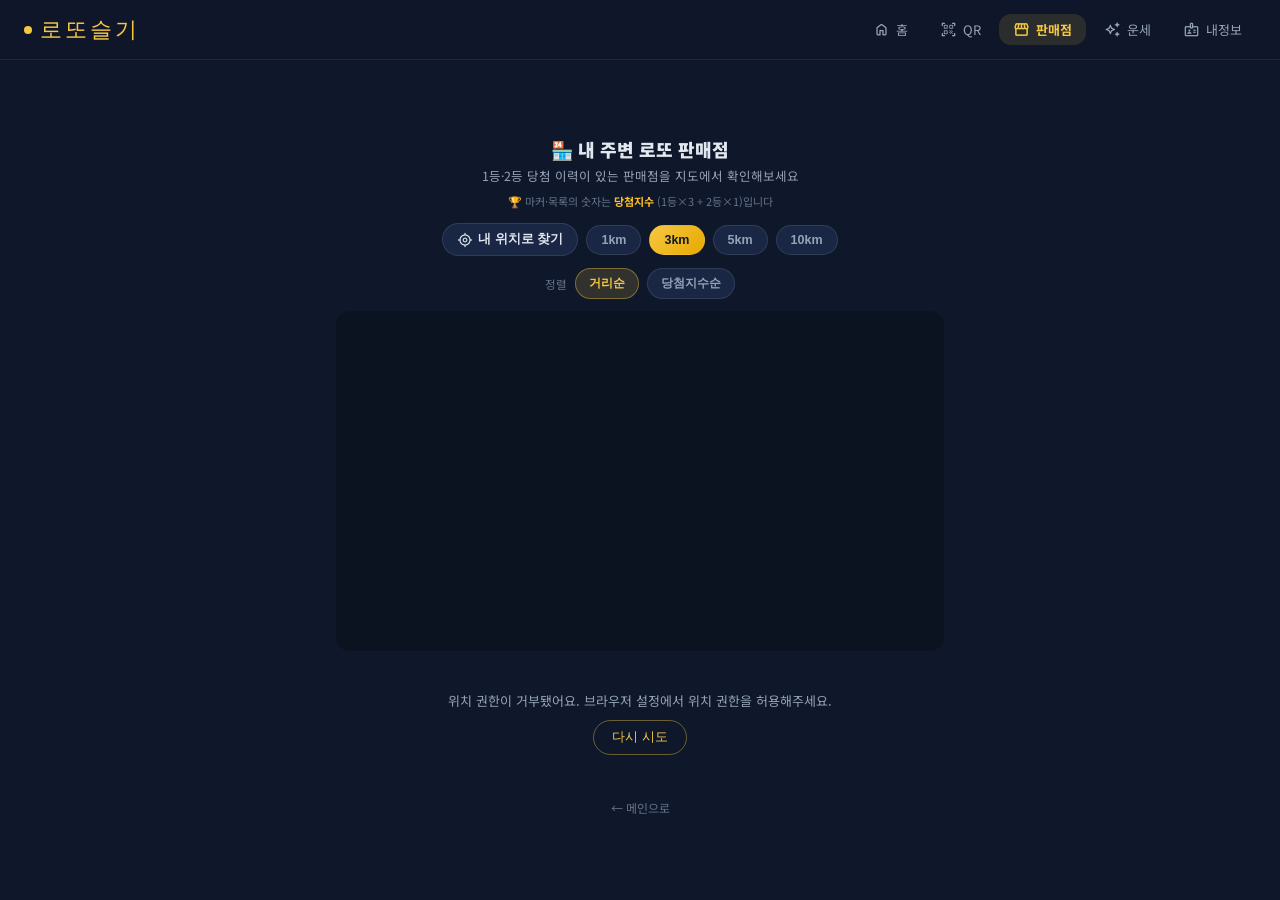
<file: shops.html>
<!DOCTYPE html>
<html lang="ko">
<head>
<meta charset="UTF-8">
<meta name="viewport" content="width=device-width, initial-scale=1.0">
<title>내 주변 로또 판매점 찾기 - 로또슬기</title>
<meta name="description" content="내 위치 주변의 로또 판매점을 지도에서 찾아보세요. 1등·2등 당첨 이력도 함께 확인할 수 있습니다.">
<meta name="robots" content="index, follow">
<link rel="canonical" href="https://mirnet96.github.io/lotto/shops.html">

<link href="https://fonts.googleapis.com/css2?family=Noto+Sans+KR:wght@400;500;700;900&display=swap" rel="stylesheet">
<link href="https://fonts.googleapis.com/css2?family=Bebas+Neue&display=swap" rel="stylesheet">
<link rel="stylesheet" href="https://fonts.googleapis.com/css2?family=Material+Symbols+Rounded:opsz,wght,FILL,GRAD@20..48,100..700,0..1,-50..200&display=block">

<!-- 카카오맵 JS SDK — 카카오 디벨로퍼스에서 이 도메인이 "Web 플랫폼"에 등록돼 있어야 지도가 뜹니다 -->
<script src="//dapi.kakao.com/v2/maps/sdk.js?appkey=ed22d5504be53d988c4ba7fecd99a7b2&libraries=services"></script>

<style>
  :root { --navy: #0F172A; --card: #1A2744; --gold: #F5C842; }
  * { box-sizing: border-box; }
  html, body { margin: 0; min-height: 100%; background: var(--navy); color: #E2E8F0; font-family: 'Noto Sans KR', sans-serif; }

  main { max-width: 640px; margin: 0 auto; padding: 76px 16px 96px; }
  @media (min-width: 641px) { main { padding-bottom: 24px; } }

  h1 { font-size: 18px; font-weight: 900; margin: 0 0 4px; text-align: center; }
  .lede { text-align: center; font-size: 12.5px; color: #94A3B8; margin: 0 0 16px; }

  .controls { display: flex; gap: 8px; margin-bottom: 12px; flex-wrap: wrap; align-items: center; justify-content: center; }
  .radius-chip {
    padding: 7px 14px; border-radius: 999px; font-size: 12.5px; font-weight: 700;
    background: var(--card); border: 1px solid rgba(255,255,255,.1); color: #94A3B8; cursor: pointer;
  }
  .radius-chip.active { background: linear-gradient(135deg,var(--gold),#E8A800); color: var(--navy); border-color: transparent; }
  .sort-chip {
    padding: 6px 13px; border-radius: 999px; font-size: 12px; font-weight: 700;
    background: var(--card); border: 1px solid rgba(255,255,255,.1); color: #94A3B8; cursor: pointer;
  }
  .sort-chip.active { background: rgba(245,200,66,.15); color: var(--gold); border-color: rgba(245,200,66,.4); }
  .locate-btn {
    display: flex; align-items: center; gap: 5px; padding: 7px 14px; border-radius: 999px;
    font-size: 12.5px; font-weight: 700; background: var(--card); border: 1px solid rgba(255,255,255,.1);
    color: #E2E8F0; cursor: pointer;
  }

  #map { width: 100%; height: 340px; border-radius: 14px; overflow: hidden; background: #0B1220; margin-bottom: 16px; }

  .status-msg { text-align: center; font-size: 13px; color: #94A3B8; padding: 24px 0; }
  .status-msg .retry-btn {
    display: block; margin: 10px auto 0; padding: 8px 18px; border-radius: 999px; border: 1px solid rgba(245,200,66,.4);
    background: transparent; color: var(--gold); font-size: 12.5px; cursor: pointer;
  }

  .shop-list { display: flex; flex-direction: column; gap: 8px; }
  .shop-card {
    background: var(--card); border: 1px solid rgba(255,255,255,.07); border-radius: 12px; padding: 12px 14px;
    cursor: pointer; transition: border-color .15s ease;
  }
  .shop-card:hover, .shop-card.is-active { border-color: rgba(245,200,66,.5); }
  .shop-card-head { display: flex; justify-content: space-between; align-items: baseline; gap: 8px; margin-bottom: 4px; flex-wrap: wrap; }
  .shop-name-score { display: flex; align-items: baseline; gap: 5px; flex-wrap: wrap; min-width: 0; }
  .shop-name { font-size: 14px; font-weight: 800; color: #fff; }
  .shop-score-value { font-size: 19px; font-weight: 900; color: #FBBF24; line-height: 1; }
  .shop-score-label { font-size: 9.5px; color: #94A3B8; font-weight: 500; }
  .shop-distance { font-size: 11.5px; color: var(--gold); font-weight: 700; flex-shrink: 0; }
  .shop-address { font-size: 12px; color: #94A3B8; margin: 0 0 6px; }
  .shop-meta { display: flex; gap: 10px; font-size: 11px; color: #64748B; flex-wrap: wrap; }
  .shop-meta b { color: #F87171; }
  .shop-meta .prize1 b { color: #FBBF24; }
  .shop-meta .prize2 b { color: #94A3B8; }
  .shop-tel { color: #60A5FA; text-decoration: none; }
  .directions-btn {
    display: inline-flex; align-items: center; gap: 4px; margin-top: 8px; padding: 6px 12px;
    border-radius: 999px; font-size: 11.5px; font-weight: 700; text-decoration: none;
    background: linear-gradient(135deg,#3B82F6,#1D4ED8); color: #fff;
  }

  /* 판매점 마커 = 당첨지수 배지. 선택되면 빨간색으로 바뀌며 바운스합니다. */
  .shop-marker-badge {
    min-width: 26px; height: 26px; padding: 0 7px; border-radius: 999px;
    background: #fff; border: 2px solid #F5C842; color: #0F172A;
    font-family: 'Noto Sans KR', sans-serif; font-weight: 800; font-size: 11.5px;
    display: flex; align-items: center; justify-content: center;
    box-shadow: 0 2px 6px rgba(0,0,0,.4); cursor: pointer; transition: transform .15s ease;
  }
  .shop-marker-badge.is-zero { background: rgba(255,255,255,.85); border-color: #94A3B8; color: #475569; }
  .shop-marker-badge:hover { transform: scale(1.1); }
  .shop-marker-badge.is-selected {
    background: #EF4444; border-color: #fff; color: #fff;
    animation: markerBounce .6s ease infinite alternate;
  }
  @keyframes markerBounce {
    from { margin-top: 0; }
    to { margin-top: -12px; }
  }

  .back-home-link { display: block; text-align: center; font-size: 12px; color: #64748B; text-decoration: none; margin-top: 20px; }
</style>
</head>
<body>

<!-- ══ 공통 메뉴 ══ -->
<header id="lotto-top-nav" style="display:none;position:sticky;top:0;z-index:60;height:60px;padding:0 24px;box-sizing:border-box;border-bottom:1px solid rgba(255,255,255,.07);background:rgba(15,23,42,.95);align-items:center;justify-content:space-between;">
  <a href="./index.html" style="display:flex;align-items:center;gap:8px;text-decoration:none;color:#F5C842;font-family:'Bebas Neue',sans-serif;font-size:22px;letter-spacing:3px;">
    <span style="width:8px;height:8px;border-radius:50%;background:#F5C842;"></span>로또슬기
  </a>
  <nav style="display:flex;gap:4px;">
    <a href="./index.html" style="display:flex;align-items:center;gap:6px;padding:6px 14px;border-radius:12px;font-size:13px;color:#94A3B8;text-decoration:none;">
      <span class="material-symbols-rounded" style="font-size:17px;">home</span>홈
    </a>
    <a href="./index.html?tab=qr" style="display:flex;align-items:center;gap:6px;padding:6px 14px;border-radius:12px;font-size:13px;color:#94A3B8;text-decoration:none;">
      <span class="material-symbols-rounded" style="font-size:17px;">qr_code_scanner</span>QR
    </a>
    <span style="display:flex;align-items:center;gap:6px;padding:6px 14px;border-radius:12px;font-size:13px;font-weight:700;color:#F5C842;background:rgba(245,200,66,.12);">
      <span class="material-symbols-rounded" style="font-size:17px;">storefront</span>판매점
    </span>
    <a href="./fortune/" style="display:flex;align-items:center;gap:6px;padding:6px 14px;border-radius:12px;font-size:13px;color:#94A3B8;text-decoration:none;">
      <span class="material-symbols-rounded" style="font-size:17px;">auto_awesome</span>운세
    </a>
    <a href="./index.html?tab=myinfo" style="display:flex;align-items:center;gap:6px;padding:6px 14px;border-radius:12px;font-size:13px;color:#94A3B8;text-decoration:none;">
      <span class="material-symbols-rounded" style="font-size:17px;">badge</span>내정보
    </a>
  </nav>
</header>

<nav id="lotto-bottom-nav" aria-label="하단 메뉴" style="position:fixed;bottom:0;left:0;right:0;height:64px;background:rgba(10,16,30,0.97);backdrop-filter:blur(16px);border-top:1px solid rgba(255,255,255,.1);box-shadow:0 -4px 24px rgba(0,0,0,.5);z-index:60;display:none;">
  <a href="./index.html" style="flex:1;display:flex;flex-direction:column;align-items:center;justify-content:center;gap:2px;font-family:inherit;font-size:10px;color:#64748B;text-decoration:none;">
    <span class="material-symbols-rounded" style="font-size:22px;">home</span>홈
  </a>
  <a href="./index.html?tab=qr" style="flex:1;display:flex;flex-direction:column;align-items:center;justify-content:center;gap:2px;font-family:inherit;font-size:10px;color:#64748B;text-decoration:none;">
    <span class="material-symbols-rounded" style="font-size:22px;">qr_code_scanner</span>QR
  </a>
  <span style="flex:1;display:flex;flex-direction:column;align-items:center;justify-content:center;gap:2px;font-family:inherit;font-size:10px;color:#F5C842;position:relative;">
    <span class="material-symbols-rounded" style="font-size:22px;filter:drop-shadow(0 0 6px rgba(245,200,66,.55));">storefront</span>판매점
    <span style="position:absolute;top:0;left:20%;right:20%;height:2px;background:#F5C842;border-radius:0 0 3px 3px;"></span>
  </span>
  <a href="./fortune/" style="flex:1;display:flex;flex-direction:column;align-items:center;justify-content:center;gap:2px;font-family:inherit;font-size:10px;color:#64748B;text-decoration:none;">
    <span class="material-symbols-rounded" style="font-size:22px;">auto_awesome</span>운세
  </a>
  <a href="./index.html?tab=myinfo" style="flex:1;display:flex;flex-direction:column;align-items:center;justify-content:center;gap:2px;font-family:inherit;font-size:10px;color:#64748B;text-decoration:none;">
    <span class="material-symbols-rounded" style="font-size:22px;">badge</span>내정보
  </a>
</nav>

<style>
  @media (max-width: 640px) { #lotto-top-nav { display: none !important; } #lotto-bottom-nav { display: flex !important; } }
  @media (min-width: 641px) { #lotto-top-nav { display: flex !important; } #lotto-bottom-nav { display: none !important; } }
</style>

<main>
  <h1>🏪 내 주변 로또 판매점</h1>
  <p class="lede">1등·2등 당첨 이력이 있는 판매점을 지도에서 확인해보세요</p>
  <p style="text-align:center;font-size:11px;color:#64748B;margin:-8px 0 14px;">🏆 마커·목록의 숫자는 <b style="color:#FBBF24;">당첨지수</b> (1등×3 + 2등×1)입니다</p>

  <div class="controls">
    <button class="locate-btn" id="locateBtn">
      <span class="material-symbols-rounded" style="font-size:16px;">my_location</span>
      내 위치로 찾기
    </button>
    <button class="radius-chip" data-radius="1">1km</button>
    <button class="radius-chip active" data-radius="3">3km</button>
    <button class="radius-chip" data-radius="5">5km</button>
    <button class="radius-chip" data-radius="10">10km</button>
  </div>

  <div class="controls">
    <span style="font-size:11.5px;color:#64748B;">정렬</span>
    <button class="sort-chip active" data-sort="distance">거리순</button>
    <button class="sort-chip" data-sort="winners">당첨지수순</button>
  </div>

  <div id="map"></div>

  <div id="statusMsg" class="status-msg">위치 권한을 허용하면 주변 판매점을 찾아드려요.</div>
  <div class="shop-list" id="shopList"></div>

  <a href="./index.html" class="back-home-link">← 메인으로</a>
</main>

<script>
(function () {
  const statusMsg = document.getElementById('statusMsg');
  const shopListEl = document.getElementById('shopList');
  const locateBtn = document.getElementById('locateBtn');
  const radiusChips = [...document.querySelectorAll('.radius-chip')];
  const sortChips = [...document.querySelectorAll('.sort-chip')];

  // 실제 배포된 API 도메인/경로에 맞춰 필요하면 조정해주세요.
  const SHOPS_API = 'https://lotto.smart-alba.com/api/lotto-shops/nearby';

  let map = null;
  let markers = [];
  let currentInfoWindow = null;
  let currentPos = null;
  let currentRadius = 3;
  let currentSort = 'distance';
  let lastShops = [];
  let selectedMarkerEl = null;

  // 당첨지수 = 1등 배출 횟수에 더 큰 가중치를 둔 종합 점수 (1등 3점 + 2등 1점)
  const WIN_WEIGHT_FIRST = 3;
  const WIN_WEIGHT_SECOND = 1;
  function calcWinScore(shop) {
    return (shop.first_prize_count ?? 0) * WIN_WEIGHT_FIRST + (shop.second_prize_count ?? 0) * WIN_WEIGHT_SECOND;
  }

  function setStatus(message, showRetry) {
    statusMsg.style.display = 'block';
    statusMsg.innerHTML = message + (showRetry ? '<button class="retry-btn" id="retryBtn">다시 시도</button>' : '');
    if (showRetry) {
      document.getElementById('retryBtn').addEventListener('click', locate);
    }
  }

  function initMap(lat, lng) {
    if (typeof kakao === 'undefined' || !kakao.maps) {
      setStatus('지도를 불러오지 못했습니다. 카카오 디벨로퍼스에 이 도메인이 등록되어 있는지 확인해주세요.', false);
      return;
    }
    const container = document.getElementById('map');
    map = new kakao.maps.Map(container, {
      center: new kakao.maps.LatLng(lat, lng),
      level: 5,
    });

    // 내 위치 마커
    new kakao.maps.Marker({
      map,
      position: new kakao.maps.LatLng(lat, lng),
      image: new kakao.maps.MarkerImage(
        'data:image/svg+xml;base64,' + btoa('<svg xmlns="http://www.w3.org/2000/svg" width="20" height="20"><circle cx="10" cy="10" r="8" fill="#3B82F6" stroke="white" stroke-width="2"/></svg>'),
        new kakao.maps.Size(20, 20)
      ),
    });
  }

  function clearMarkers() {
    markers.forEach((m) => m.setMap(null));
    markers = [];
    if (currentInfoWindow) currentInfoWindow.close();
    selectedMarkerEl = null;
  }

  function sortShops(shops, mode) {
    const arr = [...shops];
    if (mode === 'winners') {
      arr.sort((a, b) => calcWinScore(b) - calcWinScore(a));
    } else {
      arr.sort((a, b) => (a.distance ?? 0) - (b.distance ?? 0));
    }
    return arr;
  }

  /** 카카오맵 앱/웹의 표준 길찾기 딥링크 — 별도 API 키 없이도 동작하며,
   *  현재 위치를 출발지로 자동 인식해 도보/대중교통/자동차 경로를 안내합니다. */
  function kakaoDirectionsUrl(shop) {
    return `https://map.kakao.com/link/to/${encodeURIComponent(shop.name)},${shop.latitude},${shop.longitude}`;
  }

  /** 판매점 마커를 "당첨지수" 배지 형태의 CustomOverlay로 만듭니다.
   *  선택되면 빨간색으로 바뀌며 바운스합니다. */
  function createShopMarker(shop, position, onClick) {
    const score = calcWinScore(shop);
    const el = document.createElement('div');
    el.className = 'shop-marker-badge';
    if (score === 0) el.classList.add('is-zero');
    el.textContent = score;
    el.title = `${shop.name} · 당첨지수 ${score}`;
    el.addEventListener('click', onClick);

    const overlay = new kakao.maps.CustomOverlay({
      map,
      position,
      content: el,
      yAnchor: 0.5,
      zIndex: score > 0 ? 5 : 1,
    });
    overlay.__el = el;
    return overlay;
  }

  function selectMarker(el) {
    if (selectedMarkerEl) selectedMarkerEl.classList.remove('is-selected');
    el.classList.add('is-selected');
    selectedMarkerEl = el;
  }

  function renderShops(shops) {
    clearMarkers();
    shopListEl.innerHTML = '';

    if (!shops.length) {
      setStatus('이 반경 안에는 등록된 판매점이 없어요. 반경을 넓혀보세요.', false);
      return;
    }
    statusMsg.style.display = 'none';

    const sorted = sortShops(shops, currentSort);

    sorted.forEach((shop, idx) => {
      const position = new kakao.maps.LatLng(shop.latitude, shop.longitude);
      const score = calcWinScore(shop);

      const infoContent = `
        <div style="padding:8px 10px;font-size:12px;color:#111;min-width:170px;">
          <b>${escapeHtml(shop.name)}</b> <span style="font-size:15px;font-weight:900;color:#B45309;">${score}</span><span style="font-size:9.5px;color:#888;">(당첨지수)</span><br>
          <span style="color:#666;">${escapeHtml(shop.address || '')}</span><br>
          <a href="${kakaoDirectionsUrl(shop)}" target="_blank" rel="noopener" style="display:inline-block;margin-top:6px;color:#1D4ED8;font-weight:700;">🧭 길찾기</a>
        </div>
      `;
      const infoWindow = new kakao.maps.InfoWindow({ content: infoContent, removable: true, position });

      const selectShop = () => {
        if (currentInfoWindow) currentInfoWindow.close();
        infoWindow.open(map);
        currentInfoWindow = infoWindow;
        map.panTo(position);
        selectMarker(marker.__el);
        highlightCard(idx);
      };

      const marker = createShopMarker(shop, position, selectShop);
      markers.push(marker);

      const card = document.createElement('div');
      card.className = 'shop-card';
      card.dataset.idx = idx;
      card.innerHTML = `
        <div class="shop-card-head">
          <div class="shop-name-score">
            <span class="shop-name">${escapeHtml(shop.name)}</span>
            <span class="shop-score-value">${score}</span><span class="shop-score-label">(당첨지수)</span>
          </div>
          <span class="shop-distance">${shop.distance != null ? Number(shop.distance).toFixed(1) + 'km' : ''}</span>
        </div>
        <p class="shop-address">${escapeHtml(shop.address || '')}</p>
        <div class="shop-meta">
          ${shop.tele ? `<a class="shop-tel" href="tel:${escapeHtml(shop.tele)}">📞 ${escapeHtml(shop.tele)}</a>` : ''}
          <span class="prize1">1등 <b>${shop.first_prize_count ?? 0}</b>회</span>
          <span class="prize2">2등 <b>${shop.second_prize_count ?? 0}</b>회</span>
        </div>
        <a class="directions-btn" href="${kakaoDirectionsUrl(shop)}" target="_blank" rel="noopener">
          🧭 길찾기
        </a>
      `;
      card.querySelector('.directions-btn').addEventListener('click', (e) => e.stopPropagation());
      card.addEventListener('click', selectShop);
      shopListEl.appendChild(card);
    });
  }

  function highlightCard(idx) {
    [...shopListEl.children].forEach((c) => c.classList.toggle('is-active', Number(c.dataset.idx) === idx));
  }

  function escapeHtml(str) {
    const div = document.createElement('div');
    div.textContent = str ?? '';
    return div.innerHTML;
  }

  async function fetchShops(lat, lng, radius) {
    setStatus('주변 판매점을 찾는 중...', false);
    try {
      const url = `${SHOPS_API}?lat=${lat}&lng=${lng}&radius=${radius}`;
      const res = await fetch(url);
      const json = await res.json();
      if (!json.success) throw new Error(json.message || '조회 실패');
      lastShops = json.data || [];
      renderShops(lastShops);
    } catch (e) {
      console.warn('판매점 조회 실패', e);
      setStatus('판매점 정보를 불러오지 못했어요.', true);
    }
  }

  function locate() {
    if (!navigator.geolocation) {
      setStatus('이 브라우저는 위치 정보를 지원하지 않아요.', false);
      return;
    }
    setStatus('내 위치를 확인하는 중...', false);
    navigator.geolocation.getCurrentPosition(
      (pos) => {
        currentPos = { lat: pos.coords.latitude, lng: pos.coords.longitude };
        initMap(currentPos.lat, currentPos.lng);
        fetchShops(currentPos.lat, currentPos.lng, currentRadius);
      },
      () => {
        setStatus('위치 권한이 거부됐어요. 브라우저 설정에서 위치 권한을 허용해주세요.', true);
      },
      { enableHighAccuracy: true, timeout: 8000 }
    );
  }

  locateBtn.addEventListener('click', locate);

  radiusChips.forEach((chip) => {
    chip.addEventListener('click', () => {
      radiusChips.forEach((c) => c.classList.remove('active'));
      chip.classList.add('active');
      currentRadius = Number(chip.dataset.radius);
      if (currentPos) fetchShops(currentPos.lat, currentPos.lng, currentRadius);
    });
  });

  sortChips.forEach((chip) => {
    chip.addEventListener('click', () => {
      sortChips.forEach((c) => c.classList.remove('active'));
      chip.classList.add('active');
      currentSort = chip.dataset.sort;
      if (lastShops.length) renderShops(lastShops);
    });
  });

  // 페이지 진입 시 자동으로 위치 요청
  locate();
})();
</script>

</body>
</html>
</file>
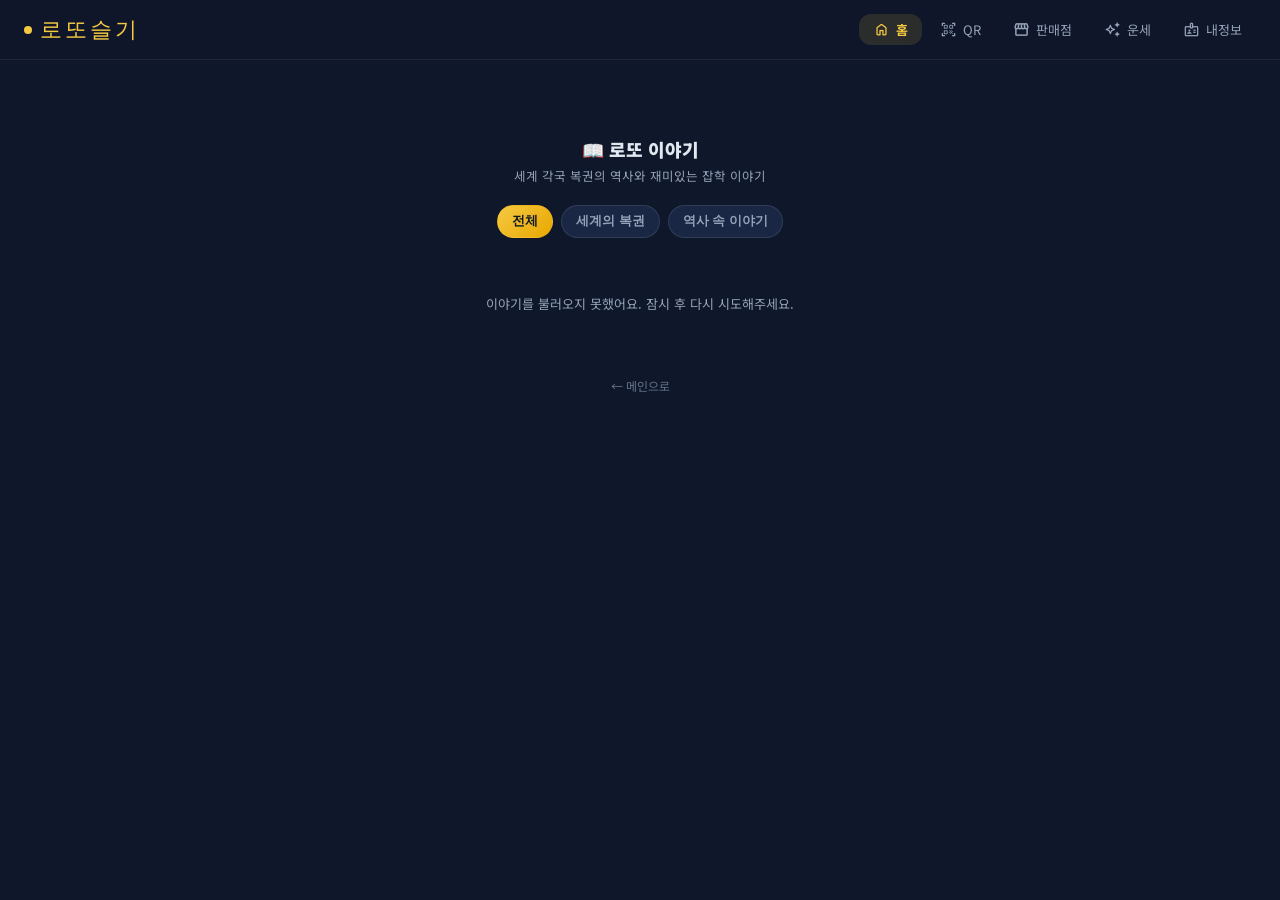
<file: stories.html>
<!DOCTYPE html>
<html lang="ko">
<head>
<meta charset="UTF-8">
<meta name="viewport" content="width=device-width, initial-scale=1.0">
<title>로또 이야기 - 로또슬기</title>
<meta name="description" content="세계 각국 복권의 역사와 재미있는 잡학 이야기를 모아봤어요.">
<meta name="robots" content="index, follow">
<link rel="canonical" href="https://mirnet96.github.io/lotto/stories.html">

<link href="https://fonts.googleapis.com/css2?family=Noto+Sans+KR:wght@400;500;700;900&display=swap" rel="stylesheet">
<link href="https://fonts.googleapis.com/css2?family=Bebas+Neue&display=swap" rel="stylesheet">
<link rel="stylesheet" href="https://fonts.googleapis.com/css2?family=Material+Symbols+Rounded:opsz,wght,FILL,GRAD@20..48,100..700,0..1,-50..200&display=block">

<style>
  :root { --navy: #0F172A; --card: #1A2744; --gold: #F5C842; }
  * { box-sizing: border-box; }
  html, body { margin: 0; min-height: 100%; background: var(--navy); color: #E2E8F0; font-family: 'Noto Sans KR', sans-serif; }

  main { max-width: 640px; margin: 0 auto; padding: 76px 16px 96px; }
  @media (min-width: 641px) { main { padding-bottom: 24px; } }

  h1 { font-size: 18px; font-weight: 900; margin: 0 0 4px; text-align: center; }
  .lede { text-align: center; font-size: 12.5px; color: #94A3B8; margin: 0 0 20px; }

  .category-tabs { display: flex; gap: 8px; justify-content: center; margin-bottom: 16px; flex-wrap: wrap; }
  .category-tab {
    padding: 7px 14px; border-radius: 999px; font-size: 12.5px; font-weight: 700;
    background: var(--card); border: 1px solid rgba(255,255,255,.1); color: #94A3B8; cursor: pointer;
  }
  .category-tab.active { background: linear-gradient(135deg,var(--gold),#E8A800); color: var(--navy); border-color: transparent; }

  .story-list { display: flex; flex-direction: column; gap: 10px; }
  .story-card {
    display: flex; gap: 12px; align-items: center; background: var(--card);
    border: 1px solid rgba(255,255,255,.07); border-radius: 14px; padding: 12px 14px;
    text-decoration: none; color: inherit; transition: border-color .15s ease;
  }
  .story-card:hover { border-color: rgba(245,200,66,.4); }
  .story-thumb {
    width: 64px; height: 64px; border-radius: 10px; object-fit: cover; flex-shrink: 0; background: var(--navy);
  }
  .story-thumb-fallback {
    width: 64px; height: 64px; border-radius: 10px; flex-shrink: 0;
    background: linear-gradient(135deg, rgba(245,200,66,.15), rgba(59,130,246,.1));
    display: flex; align-items: center; justify-content: center; font-size: 26px;
  }
  .story-category { font-size: 10px; color: var(--gold); font-weight: 700; margin: 0 0 3px; }
  .story-title { font-size: 14px; color: #fff; font-weight: 700; margin: 0 0 3px; line-height: 1.4; }
  .story-summary {
    font-size: 12px; color: #8b93a6; margin: 0; line-height: 1.5;
    display: -webkit-box; -webkit-line-clamp: 2; -webkit-box-orient: vertical; overflow: hidden;
  }

  .status-msg { text-align: center; font-size: 13px; color: #94A3B8; padding: 40px 0; }
  .load-more-btn {
    display: block; margin: 20px auto 0; padding: 10px 24px; border-radius: 999px;
    background: var(--card); border: 1px solid rgba(255,255,255,.1); color: #E2E8F0;
    font-size: 12.5px; cursor: pointer;
  }
  .back-home-link { display: block; text-align: center; font-size: 12px; color: #64748B; text-decoration: none; margin-top: 24px; }
</style>
</head>
<body>

<!-- ══ 공통 메뉴 ══ -->
<header id="lotto-top-nav" style="display:none;position:sticky;top:0;z-index:60;height:60px;padding:0 24px;box-sizing:border-box;border-bottom:1px solid rgba(255,255,255,.07);background:rgba(15,23,42,.95);align-items:center;justify-content:space-between;">
  <a href="./index.html" style="display:flex;align-items:center;gap:8px;text-decoration:none;color:#F5C842;font-family:'Bebas Neue',sans-serif;font-size:22px;letter-spacing:3px;">
    <span style="width:8px;height:8px;border-radius:50%;background:#F5C842;"></span>로또슬기
  </a>
  <nav style="display:flex;gap:4px;">
    <a href="./index.html" style="display:flex;align-items:center;gap:6px;padding:6px 14px;border-radius:12px;font-size:13px;font-weight:700;color:#F5C842;background:rgba(245,200,66,.12);text-decoration:none;">
      <span class="material-symbols-rounded" style="font-size:17px;">home</span>홈
    </a>
    <a href="./index.html?tab=qr" style="display:flex;align-items:center;gap:6px;padding:6px 14px;border-radius:12px;font-size:13px;color:#94A3B8;text-decoration:none;">
      <span class="material-symbols-rounded" style="font-size:17px;">qr_code_scanner</span>QR
    </a>
    <a href="./shops.html" style="display:flex;align-items:center;gap:6px;padding:6px 14px;border-radius:12px;font-size:13px;color:#94A3B8;text-decoration:none;">
      <span class="material-symbols-rounded" style="font-size:17px;">storefront</span>판매점
    </a>
    <a href="./fortune/" style="display:flex;align-items:center;gap:6px;padding:6px 14px;border-radius:12px;font-size:13px;color:#94A3B8;text-decoration:none;">
      <span class="material-symbols-rounded" style="font-size:17px;">auto_awesome</span>운세
    </a>
    <a href="./index.html?tab=myinfo" style="display:flex;align-items:center;gap:6px;padding:6px 14px;border-radius:12px;font-size:13px;color:#94A3B8;text-decoration:none;">
      <span class="material-symbols-rounded" style="font-size:17px;">badge</span>내정보
    </a>
  </nav>
</header>

<nav id="lotto-bottom-nav" aria-label="하단 메뉴" style="position:fixed;bottom:0;left:0;right:0;height:64px;background:rgba(10,16,30,0.97);backdrop-filter:blur(16px);border-top:1px solid rgba(255,255,255,.1);box-shadow:0 -4px 24px rgba(0,0,0,.5);z-index:60;display:none;">
  <a href="./index.html" style="flex:1;display:flex;flex-direction:column;align-items:center;justify-content:center;gap:2px;font-family:inherit;font-size:10px;color:#F5C842;position:relative;text-decoration:none;">
    <span class="material-symbols-rounded" style="font-size:22px;filter:drop-shadow(0 0 6px rgba(245,200,66,.55));">home</span>홈
    <span style="position:absolute;top:0;left:20%;right:20%;height:2px;background:#F5C842;border-radius:0 0 3px 3px;"></span>
  </a>
  <a href="./index.html?tab=qr" style="flex:1;display:flex;flex-direction:column;align-items:center;justify-content:center;gap:2px;font-family:inherit;font-size:10px;color:#64748B;text-decoration:none;">
    <span class="material-symbols-rounded" style="font-size:22px;">qr_code_scanner</span>QR
  </a>
  <a href="./shops.html" style="flex:1;display:flex;flex-direction:column;align-items:center;justify-content:center;gap:2px;font-family:inherit;font-size:10px;color:#64748B;text-decoration:none;">
    <span class="material-symbols-rounded" style="font-size:22px;">storefront</span>판매점
  </a>
  <a href="./fortune/" style="flex:1;display:flex;flex-direction:column;align-items:center;justify-content:center;gap:2px;font-family:inherit;font-size:10px;color:#64748B;text-decoration:none;">
    <span class="material-symbols-rounded" style="font-size:22px;">auto_awesome</span>운세
  </a>
  <a href="./index.html?tab=myinfo" style="flex:1;display:flex;flex-direction:column;align-items:center;justify-content:center;gap:2px;font-family:inherit;font-size:10px;color:#64748B;text-decoration:none;">
    <span class="material-symbols-rounded" style="font-size:22px;">badge</span>내정보
  </a>
</nav>

<style>
  @media (max-width: 640px) { #lotto-top-nav { display: none !important; } #lotto-bottom-nav { display: flex !important; } }
  @media (min-width: 641px) { #lotto-top-nav { display: flex !important; } #lotto-bottom-nav { display: none !important; } }
</style>

<main>
  <h1>📖 로또 이야기</h1>
  <p class="lede">세계 각국 복권의 역사와 재미있는 잡학 이야기</p>

  <div class="category-tabs">
    <button class="category-tab active" data-category="">전체</button>
    <button class="category-tab" data-category="world_lottery">세계의 복권</button>
    <button class="category-tab" data-category="history_myth">역사 속 이야기</button>
  </div>

  <div id="statusMsg" class="status-msg">불러오는 중...</div>
  <div class="story-list" id="storyList"></div>
  <button class="load-more-btn" id="loadMoreBtn" style="display:none;">더 보기</button>

  <a href="./index.html" class="back-home-link">← 메인으로</a>
</main>

<script>
(function () {
  const STORIES_API = 'https://lotto.smart-alba.com/api/stories';
  const STORIES_DETAIL_BASE = 'https://lotto.smart-alba.com/stories/';
  const CATEGORY_LABELS = { world_lottery: '세계의 복권', history_myth: '역사 속 이야기' };

  const statusMsg = document.getElementById('statusMsg');
  const storyListEl = document.getElementById('storyList');
  const loadMoreBtn = document.getElementById('loadMoreBtn');
  const categoryTabs = [...document.querySelectorAll('.category-tab')];

  let currentCategory = '';
  let currentPage = 1;
  let hasMore = true;
  let isLoading = false;

  function escapeHtml(str) {
    const div = document.createElement('div');
    div.textContent = str ?? '';
    return div.innerHTML;
  }

  function renderStoryCard(story) {
    const a = document.createElement('a');
    a.className = 'story-card';
    a.href = STORIES_DETAIL_BASE + encodeURIComponent(story.slug ?? '');
    a.target = '_blank';
    a.rel = 'noopener';

    const categoryLabel = CATEGORY_LABELS[story.category] ?? '이야기';
    const thumb = story.hero_image_url
      ? `<img class="story-thumb" src="${escapeHtml(story.hero_image_url)}" alt="">`
      : `<div class="story-thumb-fallback">📖</div>`;

    a.innerHTML = `
      ${thumb}
      <div style="min-width:0;">
        <p class="story-category">${escapeHtml(categoryLabel)}</p>
        <p class="story-title">${escapeHtml(story.title ?? '')}</p>
        <p class="story-summary">${escapeHtml(story.summary ?? '')}</p>
      </div>
    `;
    return a;
  }

  async function loadStories(reset) {
    if (isLoading) return;
    isLoading = true;

    if (reset) {
      currentPage = 1;
      hasMore = true;
      storyListEl.innerHTML = '';
      statusMsg.style.display = 'block';
      statusMsg.textContent = '불러오는 중...';
    }
    loadMoreBtn.style.display = 'none';

    try {
      const params = new URLSearchParams({ page: String(currentPage), per_page: '10' });
      if (currentCategory) params.set('category', currentCategory);

      const res = await fetch(`${STORIES_API}?${params.toString()}`);
      const json = await res.json();
      const stories = json.data ?? [];

      if (reset && stories.length === 0) {
        statusMsg.textContent = '아직 등록된 이야기가 없어요.';
        statusMsg.style.display = 'block';
        return;
      }

      statusMsg.style.display = 'none';
      stories.forEach((story) => storyListEl.appendChild(renderStoryCard(story)));

      const meta = json.meta ?? {};
      hasMore = meta.current_page && meta.last_page ? meta.current_page < meta.last_page : stories.length >= 10;
      loadMoreBtn.style.display = hasMore ? 'block' : 'none';
    } catch (e) {
      console.warn('이야기를 불러오지 못했습니다.', e);
      if (reset) {
        statusMsg.textContent = '이야기를 불러오지 못했어요. 잠시 후 다시 시도해주세요.';
        statusMsg.style.display = 'block';
      }
    } finally {
      isLoading = false;
    }
  }

  loadMoreBtn.addEventListener('click', () => {
    currentPage += 1;
    loadStories(false);
  });

  categoryTabs.forEach((tab) => {
    tab.addEventListener('click', () => {
      categoryTabs.forEach((t) => t.classList.remove('active'));
      tab.classList.add('active');
      currentCategory = tab.dataset.category || '';
      loadStories(true);
    });
  });

  loadStories(true);
})();
</script>

</body>
</html>
</file>
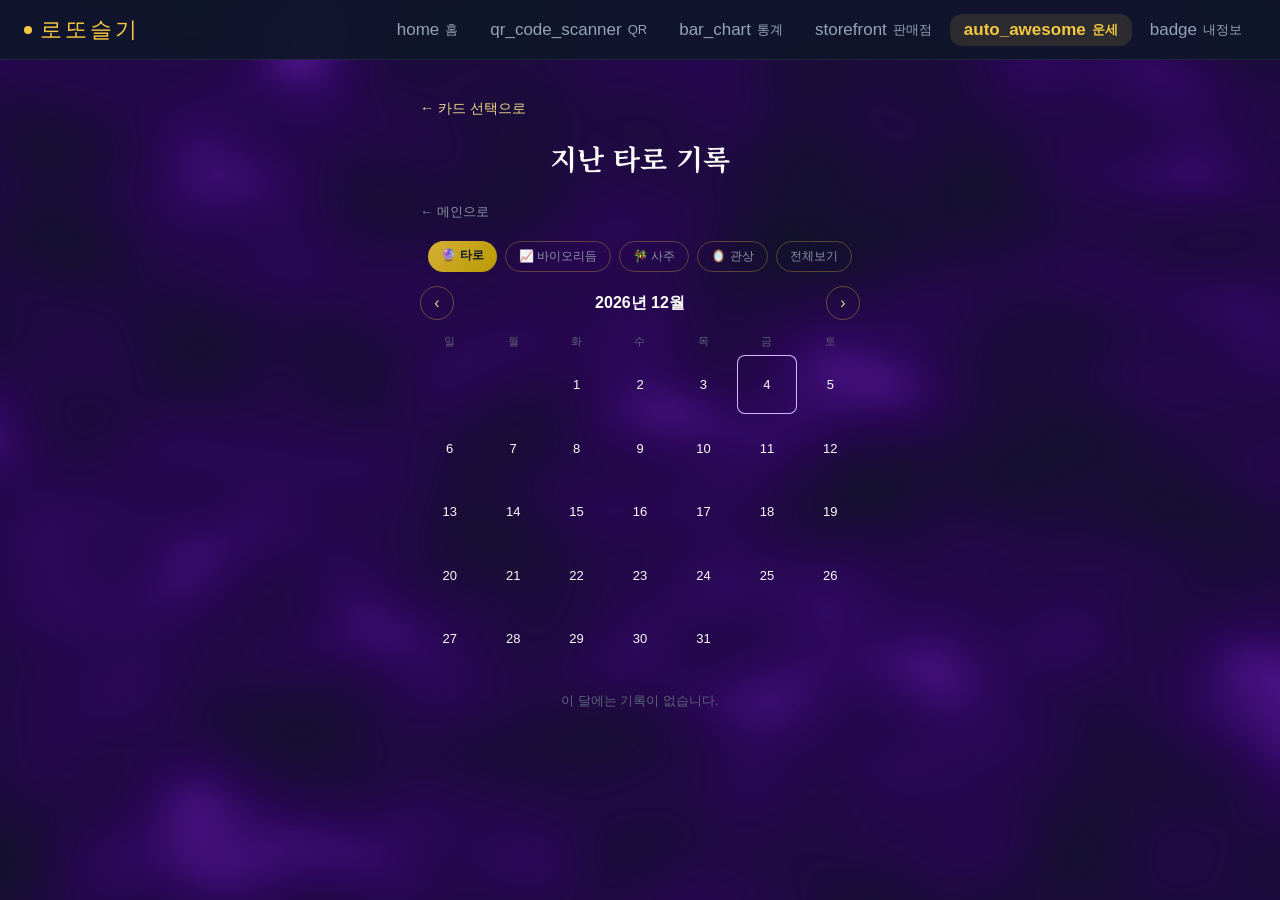
<file: tarot/history.html>
<!DOCTYPE html>
<html lang="ko">
<head>
<meta charset="UTF-8">
<meta name="viewport" content="width=device-width, initial-scale=1.0">
<title>지난 타로 기록 · 로또슬기</title>
<meta name="description" content="지난 타로 운세 결과를 월별 달력으로 다시 확인해보세요.">
<!-- 개인 기록(localStorage)을 보여주는 페이지라 검색엔진에는 노출하지 않습니다 -->
<meta name="robots" content="noindex, nofollow">
<link rel="canonical" href="https://mirnet96.github.io/lotto/tarot/">

<link rel="preconnect" href="https://fonts.googleapis.com">
<link rel="preconnect" href="https://fonts.gstatic.com" crossorigin>
<link href="https://fonts.googleapis.com/css2?family=Noto+Serif+KR:wght@500;700&family=Pretendard:wght@400;500;600;700&display=swap" rel="stylesheet">

<style>
  :root {
    --navy-deep: #0a0f1a;
    --navy: #0F1B2D;
    --navy-panel: #131f33;
    --gold: #D4AF37;
    --gold-soft: #ecd48a;
    --paper: #FAFAF7;
    --mist: #8b93a6;
    --mist-dim: #5b6478;
    --primary: #d8b9ff;
  }

  * { box-sizing: border-box; }

  html, body {
    margin: 0;
    min-height: 100%;
    background: var(--navy-deep);
    color: var(--paper);
    font-family: 'Pretendard', -apple-system, BlinkMacSystemFont, 'Apple SD Gothic Neo', sans-serif;
  }

  #shaderBackdrop { position: fixed; inset: 0; width: 100%; height: 100%; z-index: 0; }
  #shader-canvas-bg { display: block; width: 100%; height: 100%; }

  body {
    background-color: transparent;
    background-image:
      radial-gradient(circle at 50% 0%, rgba(16, 18, 37, 0.35) 0%, transparent 55%),
      radial-gradient(circle at 50% 100%, rgba(16, 18, 37, 0.45) 0%, transparent 55%);
    background-repeat: no-repeat;
    background-size: cover;
  }

  main {
    position: relative;
    z-index: 10;
    padding-top: 12px;
    max-width: 480px;
    margin: 0 auto;
    padding: 40px 20px 96px;
  }

  .top-bar {
    display: flex;
    align-items: center;
    justify-content: space-between;
    margin-bottom: 20px;
  }

  .back-link {
    color: var(--gold-soft);
    text-decoration: none;
    font-size: 14px;
  }
  .back-link:hover { color: var(--gold); }

  h1 {
    font-family: 'Noto Serif KR', serif;
    font-weight: 700;
    text-align: center;
    font-size: clamp(22px, 5vw, 28px);
    margin: 0 0 24px;
  }

  /* ---------- 달력 헤더 ---------- */
  .month-nav {
    display: flex;
    align-items: center;
    justify-content: space-between;
    margin-bottom: 14px;
  }

  .month-nav button {
    background: transparent;
    border: 1px solid rgba(212,175,55,.4);
    color: var(--gold-soft);
    width: 34px;
    height: 34px;
    border-radius: 50%;
    cursor: pointer;
    font-size: 16px;
  }
  .month-nav button:hover { border-color: var(--gold); }

  .month-label {
    font-size: 16px;
    font-weight: 600;
    color: var(--paper);
  }

  /* ---------- 달력 그리드 ---------- */
  .weekday-row, .day-grid {
    display: grid;
    grid-template-columns: repeat(7, 1fr);
    gap: 4px;
  }

  .weekday-row {
    margin-bottom: 6px;
  }
  .weekday-row span {
    text-align: center;
    font-size: 11px;
    color: var(--mist-dim);
  }

  .day-cell {
    position: relative;
    aspect-ratio: 1;
    display: flex;
    flex-direction: column;
    align-items: center;
    justify-content: center;
    border-radius: 8px;
    font-size: 13px;
    color: var(--mist);
    cursor: default;
  }

  .day-cell.in-month { color: var(--paper); }

  .day-cell.has-entry {
    background: rgba(212,175,55,.12);
    border: 1px solid rgba(212,175,55,.4);
    cursor: pointer;
  }
  .day-cell.has-entry:hover { background: rgba(212,175,55,.22); }

  .day-cell.is-today { box-shadow: inset 0 0 0 1px var(--primary); }

  .day-cell .dot {
    width: 4px;
    height: 4px;
    border-radius: 50%;
    background: var(--gold);
    margin-top: 2px;
  }

  .day-cell.selected {
    background: var(--gold);
    color: var(--navy) !important;
  }

  /* ---------- 선택한 날짜 상세 ---------- */
  .detail-panel {
    margin-top: 28px;
    padding: 18px;
    background: rgba(19, 31, 51, 0.75);
    border: 1px solid rgba(212,175,55,.3);
    border-radius: 10px;
    display: none;
  }
  .detail-panel.is-visible { display: block; }

  .detail-date {
    font-size: 13px;
    color: var(--gold-soft);
    margin-bottom: 4px;
  }
  .detail-category {
    font-size: 15px;
    font-weight: 600;
    margin-bottom: 14px;
  }

  .detail-cards {
    display: flex;
    gap: 10px;
    flex-wrap: wrap;
    margin-bottom: 16px;
  }
  .detail-card {
    width: 72px;
    text-align: center;
  }
  .detail-card img {
    width: 100%;
    aspect-ratio: 2/3;
    object-fit: cover;
    border-radius: 5px;
    border: 1px solid rgba(212,175,55,.4);
    transform: var(--rot, none);
  }
  .detail-card p {
    font-size: 11px;
    margin: 4px 0 0;
    color: var(--mist);
  }

  .detail-numbers {
    display: flex;
    gap: 8px;
    flex-wrap: wrap;
  }
  .detail-numbers span {
    width: 32px;
    height: 32px;
    border-radius: 50%;
    background: var(--gold);
    color: #fff;
    font-size: 12px;
    font-weight: 800;
    display: flex;
    align-items: center;
    justify-content: center;
  }
  .detail-numbers span.b-y   { background: linear-gradient(135deg,#FBC02D,#F59E0B); }
  .detail-numbers span.b-b   { background: linear-gradient(135deg,#3B82F6,#1D4ED8); }
  .detail-numbers span.b-r   { background: linear-gradient(135deg,#EF4444,#B91C1C); }
  .detail-numbers span.b-gr  { background: linear-gradient(135deg,#22C55E,#15803D); }
  .detail-numbers span.b-gry { background: linear-gradient(135deg,#9CA3AF,#4B5563); }

  .empty-month {
    text-align: center;
    color: var(--mist-dim);
    font-size: 13px;
    margin-top: 24px;
  }
</style>
</head>
<body>
<!-- ══ 공통 메뉴 (로또슬기 전체 페이지 공통) ══ -->
<header id="lotto-top-nav" style="display:none;position:sticky;top:0;z-index:60;height:60px;padding:0 24px;box-sizing:border-box;border-bottom:1px solid rgba(255,255,255,.07);background:rgba(15,23,42,.9);backdrop-filter:blur(20px);-webkit-backdrop-filter:blur(20px);align-items:center;justify-content:space-between;">
  <a href="../index.html" style="display:flex;align-items:center;gap:8px;text-decoration:none;color:#F5C842;font-family:'Bebas Neue',sans-serif;font-size:22px;letter-spacing:3px;">
    <span style="width:8px;height:8px;border-radius:50%;background:#F5C842;"></span>로또슬기
  </a>
  <nav style="display:flex;gap:4px;">
    <a href="../index.html" style="display:flex;align-items:center;gap:6px;padding:6px 14px;border-radius:12px;font-size:13px;color:#94A3B8;text-decoration:none;">
      <span class="material-symbols-outlined" style="font-size:17px;">home</span>홈
    </a>
    <a href="../index.html?tab=qr" style="display:flex;align-items:center;gap:6px;padding:6px 14px;border-radius:12px;font-size:13px;color:#94A3B8;text-decoration:none;">
      <span class="material-symbols-outlined" style="font-size:17px;">qr_code_scanner</span>QR
    </a>
    <a href="../index.html?tab=stats" style="display:flex;align-items:center;gap:6px;padding:6px 14px;border-radius:12px;font-size:13px;color:#94A3B8;text-decoration:none;">
      <span class="material-symbols-outlined" style="font-size:17px;">bar_chart</span>통계
    </a>
    <a href="../shops.html" style="display:flex;align-items:center;gap:6px;padding:6px 14px;border-radius:12px;font-size:13px;color:#94A3B8;text-decoration:none;">
      <span class="material-symbols-outlined" style="font-size:17px;">storefront</span>판매점
    </a>
    <a href="../fortune/" style="display:flex;align-items:center;gap:6px;padding:6px 14px;border-radius:12px;font-size:13px;font-weight:700;color:#F5C842;background:rgba(245,200,66,.12);text-decoration:none;">
      <span class="material-symbols-outlined" style="font-size:17px;">auto_awesome</span>운세
    </a>
    <a href="../index.html?tab=myinfo" style="display:flex;align-items:center;gap:6px;padding:6px 14px;border-radius:12px;font-size:13px;color:#94A3B8;text-decoration:none;">
      <span class="material-symbols-outlined" style="font-size:17px;">badge</span>내정보
    </a>
  </nav>
</header>

<nav id="lotto-bottom-nav" aria-label="하단 메뉴" style="position:fixed;bottom:0;left:0;right:0;height:64px;background:rgba(10,16,30,0.97);backdrop-filter:blur(16px);border-top:1px solid rgba(255,255,255,.1);box-shadow:0 -4px 24px rgba(0,0,0,.5);z-index:60;display:none;">
  <a href="../index.html" style="flex:1;display:flex;flex-direction:column;align-items:center;justify-content:center;gap:2px;font-family:inherit;font-size:10px;color:#64748B;text-decoration:none;">
    <span class="material-symbols-outlined" style="font-size:22px;">home</span>홈
  </a>
  <a href="../index.html?tab=qr" style="flex:1;display:flex;flex-direction:column;align-items:center;justify-content:center;gap:2px;font-family:inherit;font-size:10px;color:#64748B;text-decoration:none;">
    <span class="material-symbols-outlined" style="font-size:22px;">qr_code_scanner</span>QR
  </a>
  <a href="../index.html?tab=stats" style="flex:1;display:flex;flex-direction:column;align-items:center;justify-content:center;gap:2px;font-family:inherit;font-size:10px;color:#64748B;text-decoration:none;">
    <span class="material-symbols-outlined" style="font-size:22px;">bar_chart</span>통계
  </a>
  <a href="../shops.html" style="flex:1;display:flex;flex-direction:column;align-items:center;justify-content:center;gap:2px;font-family:inherit;font-size:10px;color:#64748B;text-decoration:none;">
    <span class="material-symbols-outlined" style="font-size:22px;">storefront</span>판매점
  </a>
  <a href="../fortune/" style="flex:1;display:flex;flex-direction:column;align-items:center;justify-content:center;gap:2px;font-family:inherit;font-size:10px;color:#64748B;text-decoration:none;">
    <span class="material-symbols-outlined" style="font-size:22px;">auto_awesome</span>운세
  </a>
  <a href="../index.html?tab=myinfo" style="flex:1;display:flex;flex-direction:column;align-items:center;justify-content:center;gap:2px;font-family:inherit;font-size:10px;color:#64748B;text-decoration:none;">
    <span class="material-symbols-outlined" style="font-size:22px;">badge</span>내정보
  </a>
</nav>

<style>
  @media (max-width: 640px) { #lotto-top-nav { display: none !important; } #lotto-bottom-nav { display: flex !important; } }
  @media (min-width: 641px) { #lotto-top-nav { display: flex !important; } #lotto-bottom-nav { display: none !important; } }
  body { padding-bottom: 0; }
  @media (max-width: 640px) { .main-content, main { padding-bottom: 80px; } }
</style>


<div id="shaderBackdrop">
<canvas id="shader-canvas-bg"></canvas>
</div>

<main>
  <div class="top-bar">
    <a class="back-link" href="./index.html">← 카드 선택으로</a>
    <span></span>
  </div>

  <h1>지난 타로 기록</h1>
  <a href="../index.html" style="display:inline-block;font-size:13px;color:var(--mist);text-decoration:none;margin-bottom:10px;">← 메인으로</a>
  <div style="display:flex;gap:8px;justify-content:center;flex-wrap:wrap;margin:10px 0 14px;">
    <span style="padding:6px 13px;border-radius:999px;font-size:12px;font-weight:700;background:linear-gradient(135deg,var(--gold),#b89a00);color:var(--navy);">🔮 타로</span>
    <a href="../biorhythm/" style="padding:6px 13px;border-radius:999px;font-size:12px;text-decoration:none;border:1px solid rgba(212,175,55,.35);color:var(--mist);">📈 바이오리듬</a>
    <a href="../saju/" style="padding:6px 13px;border-radius:999px;font-size:12px;text-decoration:none;border:1px solid rgba(212,175,55,.35);color:var(--mist);">🎋 사주</a>
    <a href="../gwansang/" style="padding:6px 13px;border-radius:999px;font-size:12px;text-decoration:none;border:1px solid rgba(212,175,55,.35);color:var(--mist);">🪞 관상</a>
    <a href="../fortune/" style="padding:6px 13px;border-radius:999px;font-size:12px;text-decoration:none;border:1px solid rgba(212,175,55,.35);color:var(--mist);">전체보기</a>
  </div>

  <div class="month-nav">
    <button id="prevMonth" aria-label="이전 달">‹</button>
    <span class="month-label" id="monthLabel"></span>
    <button id="nextMonth" aria-label="다음 달">›</button>
  </div>

  <div class="weekday-row">
    <span>일</span><span>월</span><span>화</span><span>수</span><span>목</span><span>금</span><span>토</span>
  </div>
  <div class="day-grid" id="dayGrid"></div>

  <p class="empty-month" id="emptyMonth" style="display:none;">이 달에는 기록이 없습니다.</p>

  <div class="detail-panel" id="detailPanel">
    <p class="detail-date" id="detailDate"></p>
    <p class="detail-category" id="detailCategory"></p>
    <div class="detail-cards" id="detailCards"></div>
    <div class="detail-numbers" id="detailNumbers"></div>
  </div>
</main>

<!-- ============ 셰이더 배경 스크립트 (index.html/result.html과 동일) ============ -->
<script>
(function() {
  const canvas = document.getElementById('shader-canvas-bg');

  function syncSize() {
    const w = canvas.clientWidth  || 1280;
    const h = canvas.clientHeight || 720;
    if (canvas.width !== w || canvas.height !== h) {
      canvas.width  = w;
      canvas.height = h;
    }
  }
  if (typeof ResizeObserver !== 'undefined') {
    new ResizeObserver(syncSize).observe(canvas);
  }
  syncSize();

  const gl = canvas.getContext('webgl') || canvas.getContext('experimental-webgl');
  if (!gl) return;
  const vs = `attribute vec2 a_position;
varying vec2 v_texCoord;
void main() {
  v_texCoord = a_position * 0.5 + 0.5;
  gl_Position = vec4(a_position, 0.0, 1.0);
}`;
  const fs = `precision highp float;
varying vec2 v_texCoord;
uniform float u_time;
uniform vec2 u_resolution;

vec3 permute(vec3 x) { return mod(((x*34.0)+1.0)*x, 289.0); }
float snoise(vec2 v){
  const vec4 C = vec4(0.211324865405187, 0.366025403784439,
           -0.577350269189626, 0.024390243902439);
  vec2 i  = floor(v + dot(v, C.yy) );
  vec2 x0 = v -   i + dot(i, C.xx);
  vec2 i1;
  i1 = (x0.x > x0.y) ? vec2(1.0, 0.0) : vec2(0.0, 1.0);
  vec4 x12 = x0.xyxy + C.xxzz;
  x12.xy -= i1;
  i = mod(i, 289.0);
  vec3 p = permute( permute( i.y + vec3(0.0, i1.y, 1.0 ))
  + i.x + vec3(0.0, i1.x, 1.0 ));
  vec3 m = max(0.5 - vec3(dot(x0,x0), dot(x12.xy,x12.xy),
    dot(x12.zw,x12.zw)), 0.0);
  m = m*m ;
  m = m*m ;
  vec3 x = 2.0 * fract(p * C.www) - 1.0;
  vec3 h = abs(x) - 0.5;
  vec3 a0 = x - floor(x + 0.5);
  vec3 m0 = 1.0 - 1.5*(a0*a0 + h*h);
  vec3 g;
  g.x  = a0.x  * x0.x  + h.x  * x0.y;
  g.yz = a0.yz * x12.xz + h.yz * x12.yw;
  return 130.0 * dot(m, g);
}

void main() {
    vec2 uv = v_texCoord;
    float n = snoise(uv * 3.0 + u_time * 0.2);
    n += 0.5 * snoise(uv * 6.0 - u_time * 0.4);

    vec3 color1 = vec3(0.06, 0.07, 0.15);
    vec3 color2 = vec3(0.2, 0.0, 0.4);
    vec3 color3 = vec3(0.6, 0.3, 1.0);

    vec3 finalColor = mix(color1, color2, n * 0.5 + 0.5);
    finalColor = mix(finalColor, color3, pow(max(0.0, n), 3.0) * 0.5);

    gl_FragColor = vec4(finalColor, 1.0);
}`;
  function cs(type, src) {
    const s = gl.createShader(type);
    gl.shaderSource(s, src);
    gl.compileShader(s);
    return s;
  }
  const prog = gl.createProgram();
  gl.attachShader(prog, cs(gl.VERTEX_SHADER, vs));
  gl.attachShader(prog, cs(gl.FRAGMENT_SHADER, fs));
  gl.linkProgram(prog);
  gl.useProgram(prog);
  const buf = gl.createBuffer();
  gl.bindBuffer(gl.ARRAY_BUFFER, buf);
  gl.bufferData(gl.ARRAY_BUFFER, new Float32Array([-1,-1, 1,-1, -1,1, 1,1]), gl.STATIC_DRAW);
  const pos = gl.getAttribLocation(prog, 'a_position');
  gl.enableVertexAttribArray(pos);
  gl.vertexAttribPointer(pos, 2, gl.FLOAT, false, 0, 0);
  const uTime = gl.getUniformLocation(prog, 'u_time');
  const uRes = gl.getUniformLocation(prog, 'u_resolution');

  function render(t) {
    if (typeof ResizeObserver === 'undefined') syncSize();
    gl.viewport(0, 0, canvas.width, canvas.height);
    if (uTime) gl.uniform1f(uTime, t * 0.001);
    if (uRes) gl.uniform2f(uRes, canvas.width, canvas.height);
    gl.drawArrays(gl.TRIANGLE_STRIP, 0, 4);
    requestAnimationFrame(render);
  }
  render(0);
})();
</script>

<script type="module">
  import { FULL_DECK } from './tarotDeck.js';
  import { tarotImageUrl } from './tarotImages.js';
  import { loadReadingsForMonth, todayKey } from './tarotHistory.js';

  const monthLabel = document.getElementById('monthLabel');
  const dayGrid = document.getElementById('dayGrid');
  const emptyMonth = document.getElementById('emptyMonth');
  const detailPanel = document.getElementById('detailPanel');
  const detailDate = document.getElementById('detailDate');
  const detailCategory = document.getElementById('detailCategory');
  const detailCardsEl = document.getElementById('detailCards');
  const detailNumbersEl = document.getElementById('detailNumbers');

  const today = new Date();
  let viewYear = today.getFullYear();
  let viewMonth = today.getMonth() + 1; // 1~12
  let selectedKey = null;

  document.getElementById('prevMonth').addEventListener('click', () => changeMonth(-1));
  document.getElementById('nextMonth').addEventListener('click', () => changeMonth(1));

  function changeMonth(delta) {
    viewMonth += delta;
    if (viewMonth < 1) { viewMonth = 12; viewYear -= 1; }
    if (viewMonth > 12) { viewMonth = 1; viewYear += 1; }
    selectedKey = null;
    detailPanel.classList.remove('is-visible');
    render();
  }

  /** 실제 로또 6/45 공식 색상 규칙과 동일 */
  function ballColorClass(n) {
    if (n <= 10) return 'b-y';
    if (n <= 20) return 'b-b';
    if (n <= 30) return 'b-r';
    if (n <= 40) return 'b-gr';
    return 'b-gry';
  }

  function render() {
    monthLabel.textContent = `${viewYear}년 ${viewMonth}월`;
    const readings = loadReadingsForMonth(viewYear, viewMonth);
    const readingKeys = Object.keys(readings);
    emptyMonth.style.display = readingKeys.length === 0 ? 'block' : 'none';

    dayGrid.innerHTML = '';

    const firstDay = new Date(viewYear, viewMonth - 1, 1);
    const startWeekday = firstDay.getDay(); // 0=일요일
    const daysInMonth = new Date(viewYear, viewMonth, 0).getDate();
    const todayStr = todayKey();

    // 앞쪽 빈 칸
    for (let i = 0; i < startWeekday; i++) {
      dayGrid.appendChild(document.createElement('div'));
    }

    for (let d = 1; d <= daysInMonth; d++) {
      const dateKey = `${viewYear}-${String(viewMonth).padStart(2, '0')}-${String(d).padStart(2, '0')}`;
      const cell = document.createElement('div');
      cell.className = 'day-cell in-month';
      if (dateKey === todayStr) cell.classList.add('is-today');

      const num = document.createElement('span');
      num.textContent = d;
      cell.appendChild(num);

      if (readings[dateKey]) {
        cell.classList.add('has-entry');
        const dot = document.createElement('span');
        dot.className = 'dot';
        cell.appendChild(dot);
        cell.addEventListener('click', () => selectDate(dateKey, readings[dateKey], cell));
      }

      if (dateKey === selectedKey) cell.classList.add('selected');

      dayGrid.appendChild(cell);
    }
  }

  function selectDate(dateKey, entry, cellEl) {
    selectedKey = dateKey;
    [...dayGrid.children].forEach((c) => c.classList.remove('selected'));
    cellEl.classList.add('selected');

    detailPanel.classList.add('is-visible');
    detailDate.textContent = dateKey;
    const spreadNames = { 1: '오늘의 카드', 2: '상황·해결책', 3: '과거·현재·미래', 5: '원인·현재·장애물·조언·결과' };
    detailCategory.textContent = `${entry.categoryLabel ?? '총운'} · ${spreadNames[entry.spread] ?? `${entry.spread}장`}`;

    detailCardsEl.innerHTML = '';
    entry.cards.forEach(({ id, reversed, positionLabel }) => {
      const card = FULL_DECK.find((c) => c.id === id);
      if (!card) return;

      const box = document.createElement('div');
      box.className = 'detail-card';
      box.innerHTML = `
        <img src="${tarotImageUrl(card)}" alt="${card.name_ko}" style="--rot:${reversed ? 'rotate(180deg)' : 'none'};">
        <p>${positionLabel ? positionLabel + ' · ' : ''}${card.name_ko}</p>
      `;
      detailCardsEl.appendChild(box);
    });

    detailNumbersEl.innerHTML = '';
    (entry.numbers ?? []).forEach((n) => {
      const span = document.createElement('span');
      span.className = ballColorClass(n);
      span.textContent = n;
      detailNumbersEl.appendChild(span);
    });

    detailPanel.scrollIntoView?.({ behavior: 'smooth', block: 'nearest' });
  }

  render();
</script>

</body>
</html>
</file>
